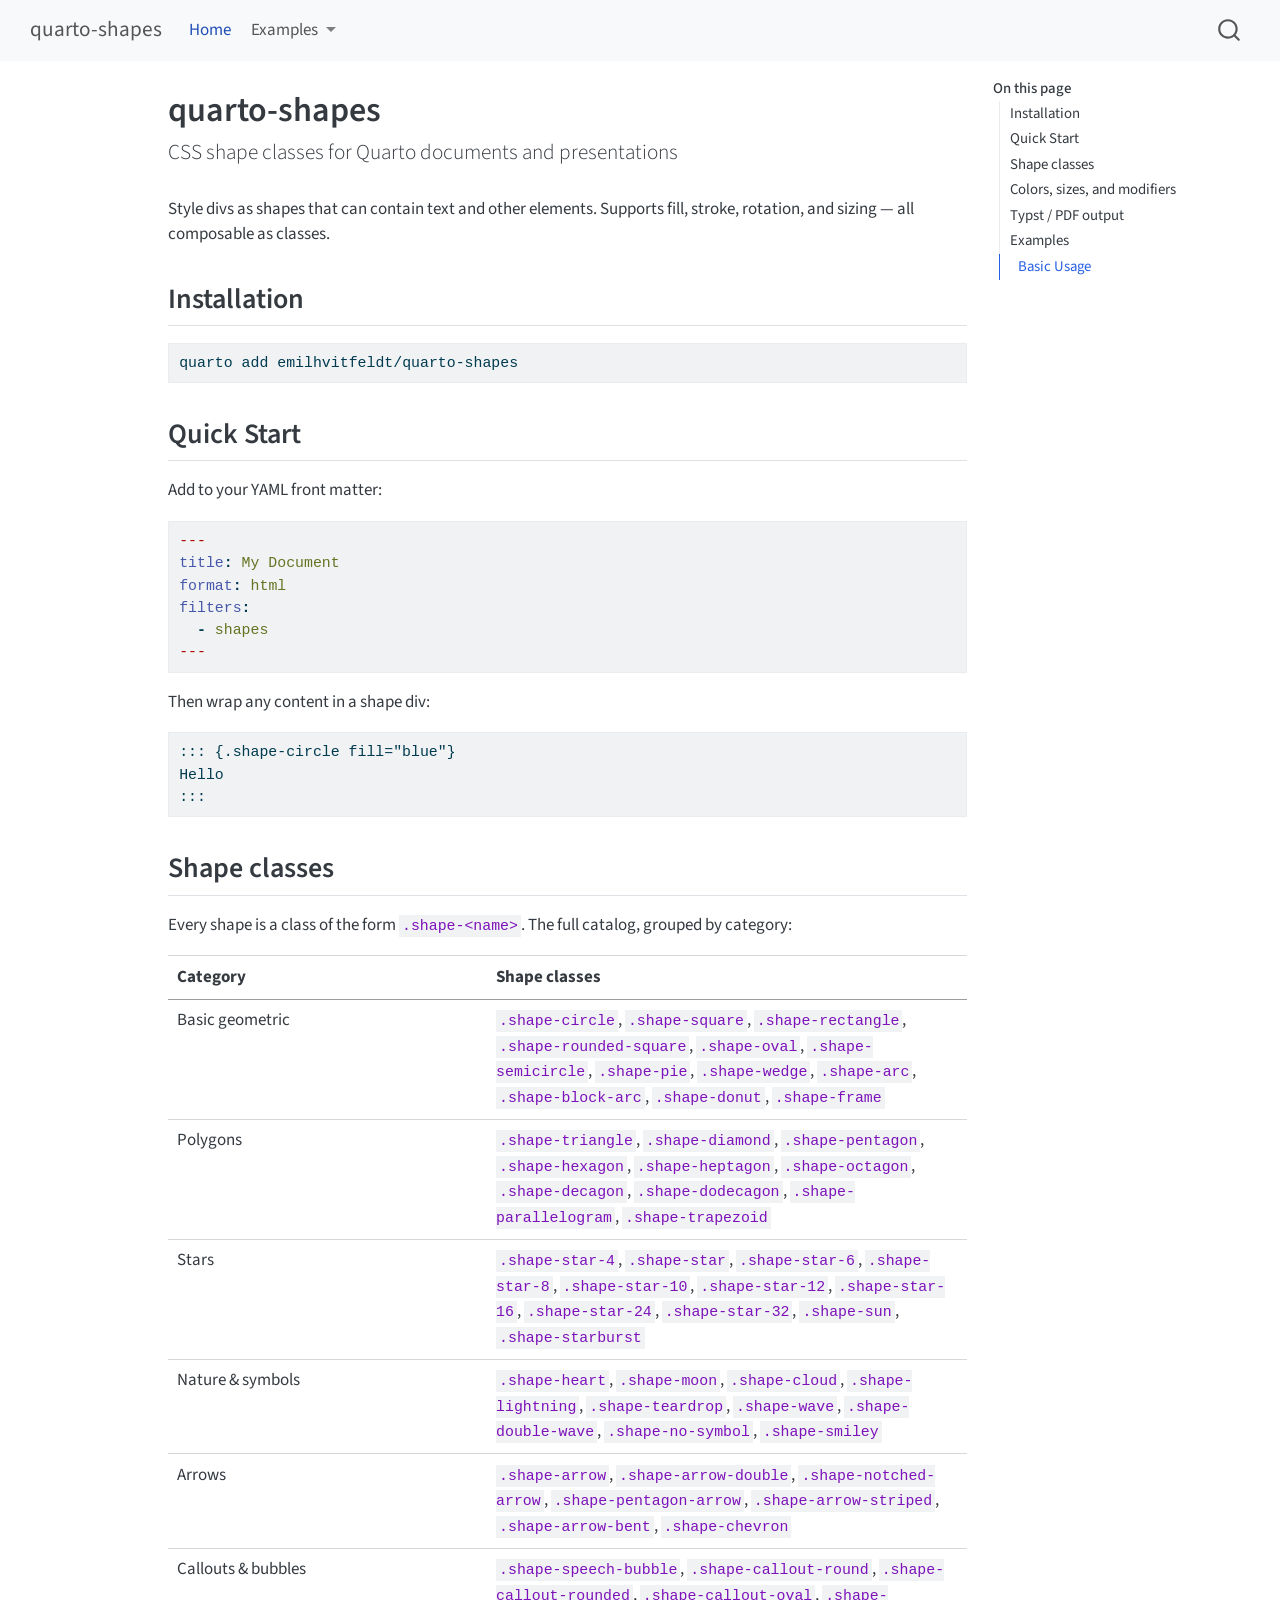
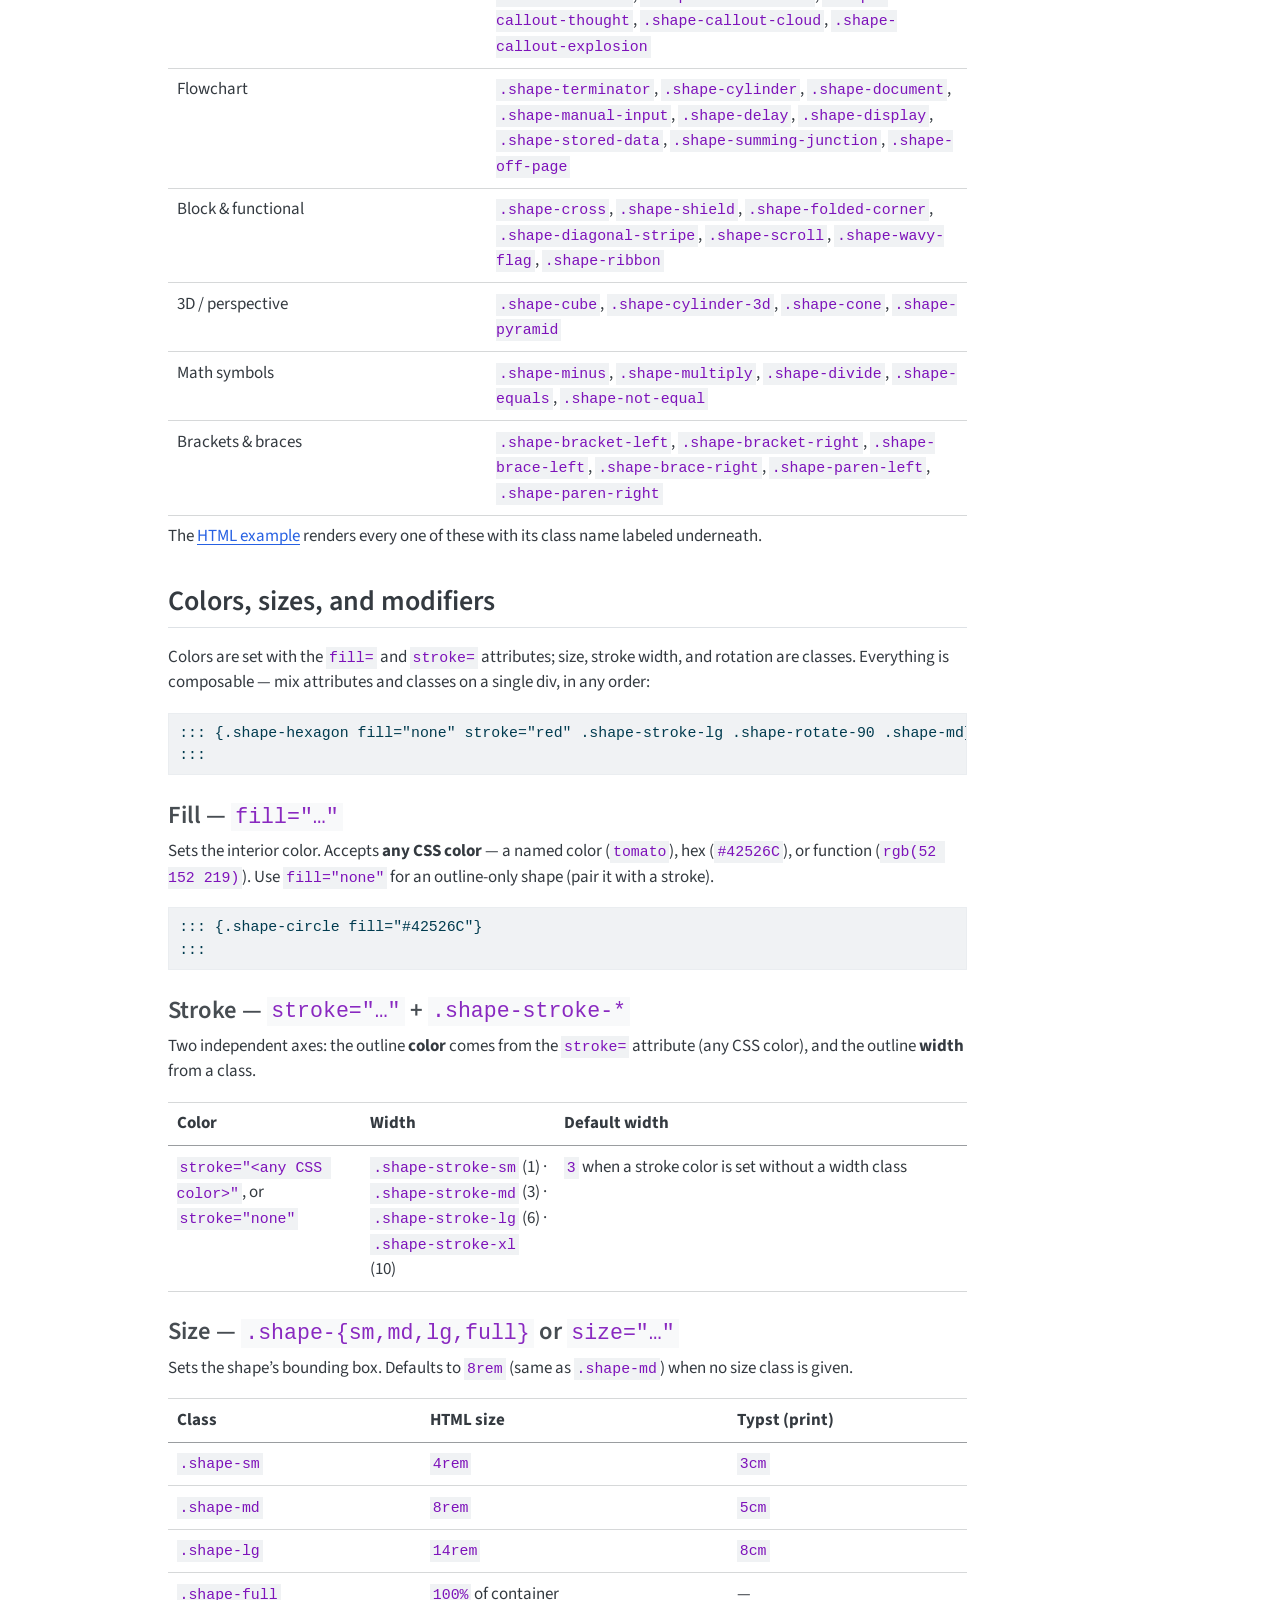
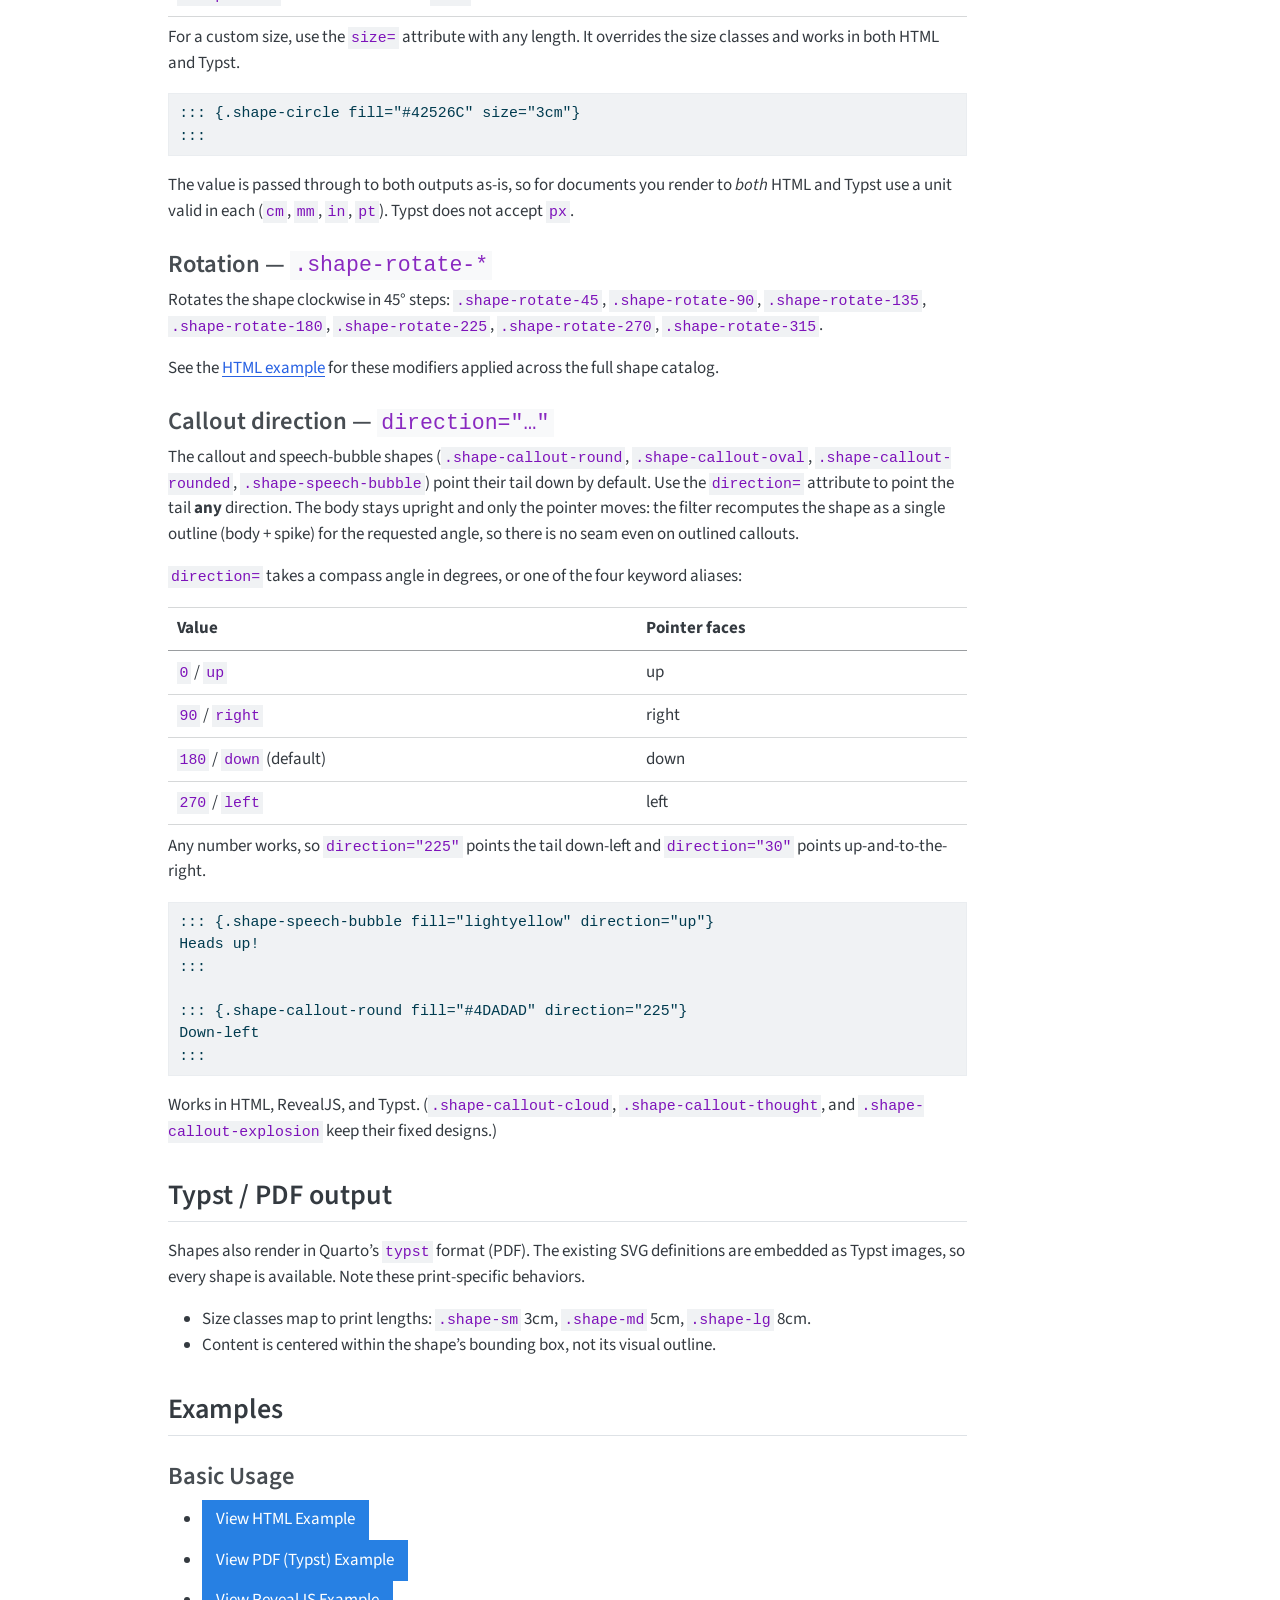
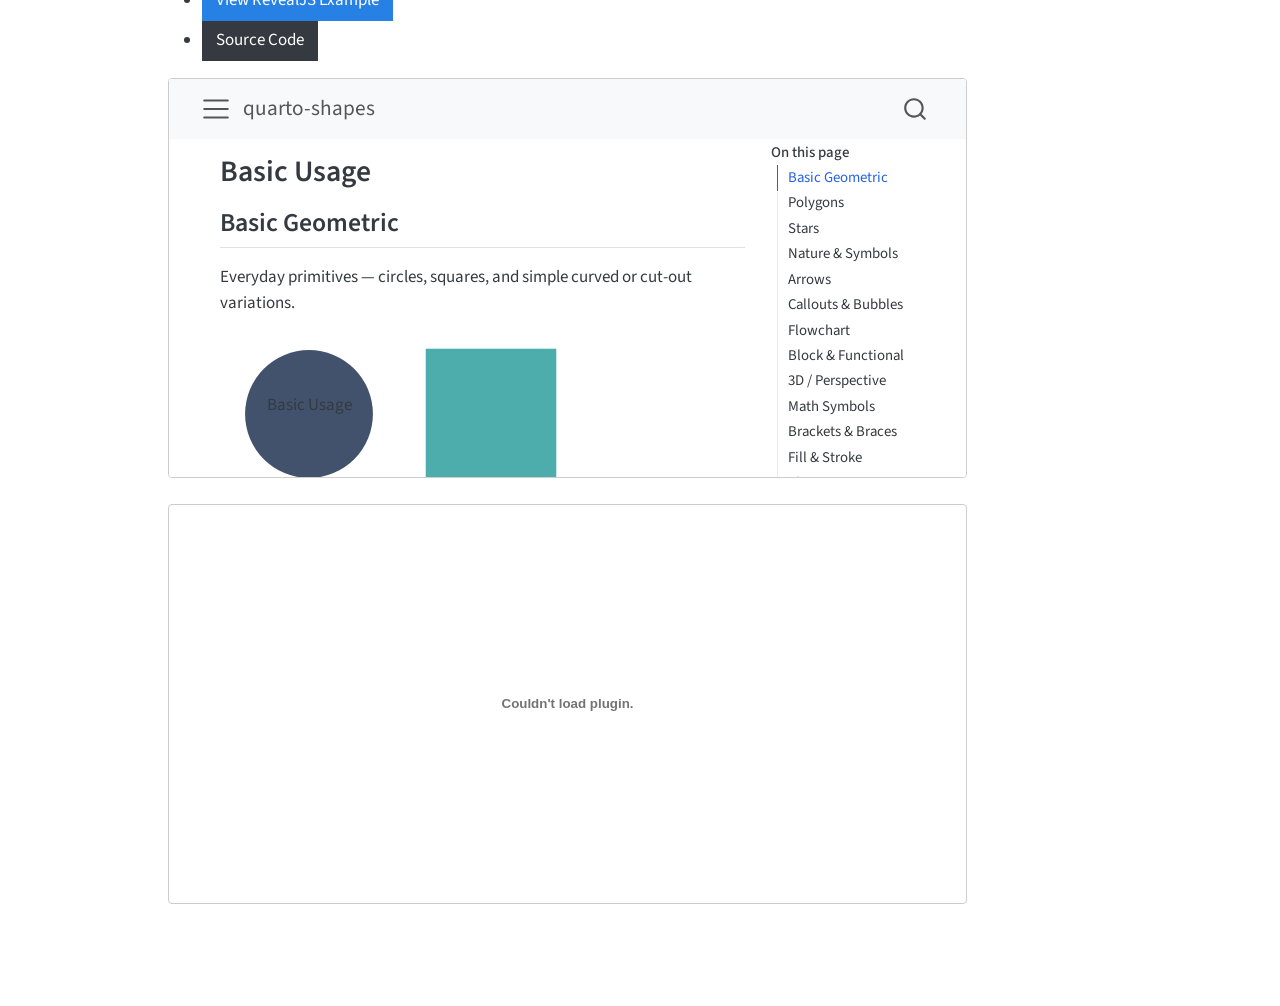
<file: docs/index.html>
<!DOCTYPE html>
<html xmlns="http://www.w3.org/1999/xhtml" lang="en" xml:lang="en"><head>

<meta charset="utf-8">
<meta name="generator" content="quarto-1.9.35">

<meta name="viewport" content="width=device-width, initial-scale=1.0, user-scalable=yes">


<title>quarto-shapes</title>
<style>
/* Default styles provided by pandoc.
** See https://pandoc.org/MANUAL.html#variables-for-html for config info.
*/
code{white-space: pre-wrap;}
span.smallcaps{font-variant: small-caps;}
div.columns{display: flex; gap: min(4vw, 1.5em);}
div.column{flex: auto; overflow-x: auto;}
div.hanging-indent{margin-left: 1.5em; text-indent: -1.5em;}
ul.task-list{list-style: none;}
ul.task-list li input[type="checkbox"] {
  width: 0.8em;
  margin: 0 0.8em 0.2em -1em; /* quarto-specific, see https://github.com/quarto-dev/quarto-cli/issues/4556 */ 
  vertical-align: middle;
}
/* CSS for syntax highlighting */
html { -webkit-text-size-adjust: 100%; }
pre > code.sourceCode { white-space: pre; position: relative; }
pre > code.sourceCode > span { display: inline-block; line-height: 1.25; }
pre > code.sourceCode > span:empty { height: 1.2em; }
.sourceCode { overflow: visible; }
code.sourceCode > span { color: inherit; text-decoration: inherit; }
div.sourceCode { margin: 1em 0; }
pre.sourceCode { margin: 0; }
@media screen {
div.sourceCode { overflow: auto; }
}
@media print {
pre > code.sourceCode { white-space: pre-wrap; }
pre > code.sourceCode > span { text-indent: -5em; padding-left: 5em; }
}
pre.numberSource code
  { counter-reset: source-line 0; }
pre.numberSource code > span
  { position: relative; left: -4em; counter-increment: source-line; }
pre.numberSource code > span > a:first-child::before
  { content: counter(source-line);
    position: relative; left: -1em; text-align: right; vertical-align: baseline;
    border: none; display: inline-block;
    -webkit-touch-callout: none; -webkit-user-select: none;
    -khtml-user-select: none; -moz-user-select: none;
    -ms-user-select: none; user-select: none;
    padding: 0 4px; width: 4em;
  }
pre.numberSource { margin-left: 3em;  padding-left: 4px; }
div.sourceCode
  {   }
@media screen {
pre > code.sourceCode > span > a:first-child::before { text-decoration: underline; }
}
</style>


<script src="site_libs/quarto-nav/quarto-nav.js"></script>
<script src="site_libs/quarto-nav/headroom.min.js"></script>
<script src="site_libs/clipboard/clipboard.min.js"></script>
<script src="site_libs/quarto-search/autocomplete.umd.js"></script>
<script src="site_libs/quarto-search/fuse.min.js"></script>
<script src="site_libs/quarto-search/quarto-search.js"></script>
<meta name="quarto:offset" content="./">
<script src="site_libs/quarto-html/quarto.js" type="module"></script>
<script src="site_libs/quarto-html/tabsets/tabsets.js" type="module"></script>
<script src="site_libs/quarto-html/popper.min.js"></script>
<script src="site_libs/quarto-html/tippy.umd.min.js"></script>
<script src="site_libs/quarto-html/anchor.min.js"></script>
<link href="site_libs/quarto-html/tippy.css" rel="stylesheet">
<link href="site_libs/quarto-html/quarto-syntax-highlighting-46f66b053e56abd73bb6e954d61a315b.css" rel="stylesheet" id="quarto-text-highlighting-styles">
<script src="site_libs/bootstrap/bootstrap.min.js"></script>
<link href="site_libs/bootstrap/bootstrap-icons.css" rel="stylesheet">
<link href="site_libs/bootstrap/bootstrap-158031087360bce0ff56dc785ce39e06.min.css" rel="stylesheet" append-hash="true" id="quarto-bootstrap" data-mode="light">
<script id="quarto-search-options" type="application/json">{
  "location": "navbar",
  "copy-button": false,
  "collapse-after": 3,
  "panel-placement": "end",
  "type": "overlay",
  "limit": 50,
  "keyboard-shortcut": [
    "f",
    "/",
    "s"
  ],
  "show-item-context": false,
  "language": {
    "search-no-results-text": "No results",
    "search-matching-documents-text": "matching documents",
    "search-copy-link-title": "Copy link to search",
    "search-hide-matches-text": "Hide additional matches",
    "search-more-match-text": "more match in this document",
    "search-more-matches-text": "more matches in this document",
    "search-clear-button-title": "Clear",
    "search-text-placeholder": "",
    "search-detached-cancel-button-title": "Cancel",
    "search-submit-button-title": "Submit",
    "search-label": "Search"
  }
}</script>


</head>

<body class="nav-fixed quarto-light">

<div id="quarto-search-results"></div>
  <header id="quarto-header" class="headroom fixed-top">
    <nav class="navbar navbar-expand-lg " data-bs-theme="dark">
      <div class="navbar-container container-fluid">
      <div class="navbar-brand-container mx-auto">
    <a class="navbar-brand" href="./index.html">
    <span class="navbar-title">quarto-shapes</span>
    </a>
  </div>
            <div id="quarto-search" class="" title="Search"></div>
          <button class="navbar-toggler" type="button" data-bs-toggle="collapse" data-bs-target="#navbarCollapse" aria-controls="navbarCollapse" role="menu" aria-expanded="false" aria-label="Toggle navigation" onclick="if (window.quartoToggleHeadroom) { window.quartoToggleHeadroom(); }">
  <span class="navbar-toggler-icon"></span>
</button>
          <div class="collapse navbar-collapse" id="navbarCollapse">
            <ul class="navbar-nav navbar-nav-scroll me-auto">
  <li class="nav-item">
    <a class="nav-link active" href="./index.html" aria-current="page"> 
<span class="menu-text">Home</span></a>
  </li>  
  <li class="nav-item dropdown ">
    <a class="nav-link dropdown-toggle" href="#" id="nav-menu-examples" role="link" data-bs-toggle="dropdown" aria-expanded="false">
 <span class="menu-text">Examples</span>
    </a>
    <ul class="dropdown-menu" aria-labelledby="nav-menu-examples">    
        <li>
    <a class="dropdown-item" href="./examples/basic.html">
 <span class="dropdown-text">Basic Usage</span></a>
  </li>  
        <li>
    <a class="dropdown-item" href="./examples/revealjs.html">
 <span class="dropdown-text">RevealJS Slides</span></a>
  </li>  
    </ul>
  </li>
</ul>
          </div> <!-- /navcollapse -->
            <div class="quarto-navbar-tools">
</div>
      </div> <!-- /container-fluid -->
    </nav>
</header>
<!-- content -->
<div id="quarto-content" class="quarto-container page-columns page-rows-contents page-layout-article page-navbar">
<!-- sidebar -->
<!-- margin-sidebar -->
    <div id="quarto-margin-sidebar" class="sidebar margin-sidebar">
        <nav id="TOC" role="doc-toc" class="toc-active">
    <h2 id="toc-title">On this page</h2>
   
  <ul>
  <li><a href="#installation" id="toc-installation" class="nav-link active" data-scroll-target="#installation">Installation</a></li>
  <li><a href="#quick-start" id="toc-quick-start" class="nav-link" data-scroll-target="#quick-start">Quick Start</a></li>
  <li><a href="#shape-classes" id="toc-shape-classes" class="nav-link" data-scroll-target="#shape-classes">Shape classes</a></li>
  <li><a href="#colors-sizes-and-modifiers" id="toc-colors-sizes-and-modifiers" class="nav-link" data-scroll-target="#colors-sizes-and-modifiers">Colors, sizes, and modifiers</a>
  <ul class="collapse">
  <li><a href="#fill-fill" id="toc-fill-fill" class="nav-link" data-scroll-target="#fill-fill">Fill — <code>fill="…"</code></a></li>
  <li><a href="#stroke-stroke-.shape-stroke-" id="toc-stroke-stroke-.shape-stroke-" class="nav-link" data-scroll-target="#stroke-stroke-.shape-stroke-">Stroke — <code>stroke="…"</code> + <code>.shape-stroke-*</code></a></li>
  <li><a href="#size-.shape-smmdlgfull-or-size" id="toc-size-.shape-smmdlgfull-or-size" class="nav-link" data-scroll-target="#size-.shape-smmdlgfull-or-size">Size — <code>.shape-{sm,md,lg,full}</code> or <code>size="…"</code></a></li>
  <li><a href="#rotation-.shape-rotate-" id="toc-rotation-.shape-rotate-" class="nav-link" data-scroll-target="#rotation-.shape-rotate-">Rotation — <code>.shape-rotate-*</code></a></li>
  <li><a href="#callout-direction-direction" id="toc-callout-direction-direction" class="nav-link" data-scroll-target="#callout-direction-direction">Callout direction — <code>direction="…"</code></a></li>
  </ul></li>
  <li><a href="#typst-pdf-output" id="toc-typst-pdf-output" class="nav-link" data-scroll-target="#typst-pdf-output">Typst / PDF output</a></li>
  <li><a href="#examples" id="toc-examples" class="nav-link" data-scroll-target="#examples">Examples</a>
  <ul class="collapse">
  <li><a href="#basic-usage" id="toc-basic-usage" class="nav-link" data-scroll-target="#basic-usage">Basic Usage</a></li>
  </ul></li>
  </ul>
</nav>
    </div>
<!-- main -->
<main class="content" id="quarto-document-content">

<header id="title-block-header" class="quarto-title-block default">
<div class="quarto-title">
<h1 class="title">quarto-shapes</h1>
<p class="subtitle lead">CSS shape classes for Quarto documents and presentations</p>
</div>



<div class="quarto-title-meta">

    
  
    
  </div>
  


</header>


<p>Style divs as shapes that can contain text and other elements. Supports fill, stroke, rotation, and sizing — all composable as classes.</p>
<section id="installation" class="level2">
<h2 class="anchored" data-anchor-id="installation">Installation</h2>
<div class="code-copy-outer-scaffold"><div class="sourceCode" id="cb1"><pre class="sourceCode bash code-with-copy"><code class="sourceCode bash"><span id="cb1-1"><a href="#cb1-1" aria-hidden="true" tabindex="-1"></a><span class="ex">quarto</span> add emilhvitfeldt/quarto-shapes</span></code></pre></div><button title="Copy to Clipboard" class="code-copy-button"><i class="bi"></i></button></div>
</section>
<section id="quick-start" class="level2">
<h2 class="anchored" data-anchor-id="quick-start">Quick Start</h2>
<p>Add to your YAML front matter:</p>
<div class="code-copy-outer-scaffold"><div class="sourceCode" id="cb2"><pre class="sourceCode yaml code-with-copy"><code class="sourceCode yaml"><span id="cb2-1"><a href="#cb2-1" aria-hidden="true" tabindex="-1"></a><span class="pp">---</span></span>
<span id="cb2-2"><a href="#cb2-2" aria-hidden="true" tabindex="-1"></a><span class="fu">title</span><span class="kw">:</span><span class="at"> My Document</span></span>
<span id="cb2-3"><a href="#cb2-3" aria-hidden="true" tabindex="-1"></a><span class="fu">format</span><span class="kw">:</span><span class="at"> html</span></span>
<span id="cb2-4"><a href="#cb2-4" aria-hidden="true" tabindex="-1"></a><span class="fu">filters</span><span class="kw">:</span></span>
<span id="cb2-5"><a href="#cb2-5" aria-hidden="true" tabindex="-1"></a><span class="at">  </span><span class="kw">-</span><span class="at"> shapes</span></span>
<span id="cb2-6"><a href="#cb2-6" aria-hidden="true" tabindex="-1"></a><span class="pp">---</span></span></code></pre></div><button title="Copy to Clipboard" class="code-copy-button"><i class="bi"></i></button></div>
<p>Then wrap any content in a shape div:</p>
<div class="code-copy-outer-scaffold"><div class="sourceCode" id="cb3"><pre class="sourceCode markdown code-with-copy"><code class="sourceCode markdown"><span id="cb3-1"><a href="#cb3-1" aria-hidden="true" tabindex="-1"></a>::: {.shape-circle fill="blue"}</span>
<span id="cb3-2"><a href="#cb3-2" aria-hidden="true" tabindex="-1"></a>Hello</span>
<span id="cb3-3"><a href="#cb3-3" aria-hidden="true" tabindex="-1"></a>:::</span></code></pre></div><button title="Copy to Clipboard" class="code-copy-button"><i class="bi"></i></button></div>
</section>
<section id="shape-classes" class="level2">
<h2 class="anchored" data-anchor-id="shape-classes">Shape classes</h2>
<p>Every shape is a class of the form <code>.shape-&lt;name&gt;</code>. The full catalog, grouped by category:</p>
<table class="caption-top table">
<colgroup>
<col style="width: 40%">
<col style="width: 60%">
</colgroup>
<thead>
<tr class="header">
<th>Category</th>
<th>Shape classes</th>
</tr>
</thead>
<tbody>
<tr class="odd">
<td>Basic geometric</td>
<td><code>.shape-circle</code>, <code>.shape-square</code>, <code>.shape-rectangle</code>, <code>.shape-rounded-square</code>, <code>.shape-oval</code>, <code>.shape-semicircle</code>, <code>.shape-pie</code>, <code>.shape-wedge</code>, <code>.shape-arc</code>, <code>.shape-block-arc</code>, <code>.shape-donut</code>, <code>.shape-frame</code></td>
</tr>
<tr class="even">
<td>Polygons</td>
<td><code>.shape-triangle</code>, <code>.shape-diamond</code>, <code>.shape-pentagon</code>, <code>.shape-hexagon</code>, <code>.shape-heptagon</code>, <code>.shape-octagon</code>, <code>.shape-decagon</code>, <code>.shape-dodecagon</code>, <code>.shape-parallelogram</code>, <code>.shape-trapezoid</code></td>
</tr>
<tr class="odd">
<td>Stars</td>
<td><code>.shape-star-4</code>, <code>.shape-star</code>, <code>.shape-star-6</code>, <code>.shape-star-8</code>, <code>.shape-star-10</code>, <code>.shape-star-12</code>, <code>.shape-star-16</code>, <code>.shape-star-24</code>, <code>.shape-star-32</code>, <code>.shape-sun</code>, <code>.shape-starburst</code></td>
</tr>
<tr class="even">
<td>Nature &amp; symbols</td>
<td><code>.shape-heart</code>, <code>.shape-moon</code>, <code>.shape-cloud</code>, <code>.shape-lightning</code>, <code>.shape-teardrop</code>, <code>.shape-wave</code>, <code>.shape-double-wave</code>, <code>.shape-no-symbol</code>, <code>.shape-smiley</code></td>
</tr>
<tr class="odd">
<td>Arrows</td>
<td><code>.shape-arrow</code>, <code>.shape-arrow-double</code>, <code>.shape-notched-arrow</code>, <code>.shape-pentagon-arrow</code>, <code>.shape-arrow-striped</code>, <code>.shape-arrow-bent</code>, <code>.shape-chevron</code></td>
</tr>
<tr class="even">
<td>Callouts &amp; bubbles</td>
<td><code>.shape-speech-bubble</code>, <code>.shape-callout-round</code>, <code>.shape-callout-rounded</code>, <code>.shape-callout-oval</code>, <code>.shape-callout-thought</code>, <code>.shape-callout-cloud</code>, <code>.shape-callout-explosion</code></td>
</tr>
<tr class="odd">
<td>Flowchart</td>
<td><code>.shape-terminator</code>, <code>.shape-cylinder</code>, <code>.shape-document</code>, <code>.shape-manual-input</code>, <code>.shape-delay</code>, <code>.shape-display</code>, <code>.shape-stored-data</code>, <code>.shape-summing-junction</code>, <code>.shape-off-page</code></td>
</tr>
<tr class="even">
<td>Block &amp; functional</td>
<td><code>.shape-cross</code>, <code>.shape-shield</code>, <code>.shape-folded-corner</code>, <code>.shape-diagonal-stripe</code>, <code>.shape-scroll</code>, <code>.shape-wavy-flag</code>, <code>.shape-ribbon</code></td>
</tr>
<tr class="odd">
<td>3D / perspective</td>
<td><code>.shape-cube</code>, <code>.shape-cylinder-3d</code>, <code>.shape-cone</code>, <code>.shape-pyramid</code></td>
</tr>
<tr class="even">
<td>Math symbols</td>
<td><code>.shape-minus</code>, <code>.shape-multiply</code>, <code>.shape-divide</code>, <code>.shape-equals</code>, <code>.shape-not-equal</code></td>
</tr>
<tr class="odd">
<td>Brackets &amp; braces</td>
<td><code>.shape-bracket-left</code>, <code>.shape-bracket-right</code>, <code>.shape-brace-left</code>, <code>.shape-brace-right</code>, <code>.shape-paren-left</code>, <code>.shape-paren-right</code></td>
</tr>
</tbody>
</table>
<p>The <a href="examples/basic.html">HTML example</a> renders every one of these with its class name labeled underneath.</p>
</section>
<section id="colors-sizes-and-modifiers" class="level2">
<h2 class="anchored" data-anchor-id="colors-sizes-and-modifiers">Colors, sizes, and modifiers</h2>
<p>Colors are set with the <code>fill=</code> and <code>stroke=</code> attributes; size, stroke width, and rotation are classes. Everything is composable — mix attributes and classes on a single div, in any order:</p>
<div class="code-copy-outer-scaffold"><div class="sourceCode" id="cb4"><pre class="sourceCode markdown code-with-copy"><code class="sourceCode markdown"><span id="cb4-1"><a href="#cb4-1" aria-hidden="true" tabindex="-1"></a>::: {.shape-hexagon fill="none" stroke="red" .shape-stroke-lg .shape-rotate-90 .shape-md}</span>
<span id="cb4-2"><a href="#cb4-2" aria-hidden="true" tabindex="-1"></a>:::</span></code></pre></div><button title="Copy to Clipboard" class="code-copy-button"><i class="bi"></i></button></div>
<section id="fill-fill" class="level3">
<h3 class="anchored" data-anchor-id="fill-fill">Fill — <code>fill="…"</code></h3>
<p>Sets the interior color. Accepts <strong>any CSS color</strong> — a named color (<code>tomato</code>), hex (<code>#42526C</code>), or function (<code>rgb(52 152 219)</code>). Use <code>fill="none"</code> for an outline-only shape (pair it with a stroke).</p>
<div class="code-copy-outer-scaffold"><div class="sourceCode" id="cb5"><pre class="sourceCode markdown code-with-copy"><code class="sourceCode markdown"><span id="cb5-1"><a href="#cb5-1" aria-hidden="true" tabindex="-1"></a>::: {.shape-circle fill="#42526C"}</span>
<span id="cb5-2"><a href="#cb5-2" aria-hidden="true" tabindex="-1"></a>:::</span></code></pre></div><button title="Copy to Clipboard" class="code-copy-button"><i class="bi"></i></button></div>
</section>
<section id="stroke-stroke-.shape-stroke-" class="level3">
<h3 class="anchored" data-anchor-id="stroke-stroke-.shape-stroke-">Stroke — <code>stroke="…"</code> + <code>.shape-stroke-*</code></h3>
<p>Two independent axes: the outline <strong>color</strong> comes from the <code>stroke=</code> attribute (any CSS color), and the outline <strong>width</strong> from a class.</p>
<table class="caption-top table">
<colgroup>
<col style="width: 24%">
<col style="width: 24%">
<col style="width: 51%">
</colgroup>
<thead>
<tr class="header">
<th>Color</th>
<th>Width</th>
<th>Default width</th>
</tr>
</thead>
<tbody>
<tr class="odd">
<td><code>stroke="&lt;any CSS color&gt;"</code>, or <code>stroke="none"</code></td>
<td><code>.shape-stroke-sm</code> (1) · <code>.shape-stroke-md</code> (3) · <code>.shape-stroke-lg</code> (6) · <code>.shape-stroke-xl</code> (10)</td>
<td><code>3</code> when a stroke color is set without a width class</td>
</tr>
</tbody>
</table>
</section>
<section id="size-.shape-smmdlgfull-or-size" class="level3">
<h3 class="anchored" data-anchor-id="size-.shape-smmdlgfull-or-size">Size — <code>.shape-{sm,md,lg,full}</code> or <code>size="…"</code></h3>
<p>Sets the shape’s bounding box. Defaults to <code>8rem</code> (same as <code>.shape-md</code>) when no size class is given.</p>
<table class="caption-top table">
<thead>
<tr class="header">
<th>Class</th>
<th>HTML size</th>
<th>Typst (print)</th>
</tr>
</thead>
<tbody>
<tr class="odd">
<td><code>.shape-sm</code></td>
<td><code>4rem</code></td>
<td><code>3cm</code></td>
</tr>
<tr class="even">
<td><code>.shape-md</code></td>
<td><code>8rem</code></td>
<td><code>5cm</code></td>
</tr>
<tr class="odd">
<td><code>.shape-lg</code></td>
<td><code>14rem</code></td>
<td><code>8cm</code></td>
</tr>
<tr class="even">
<td><code>.shape-full</code></td>
<td><code>100%</code> of container</td>
<td>—</td>
</tr>
</tbody>
</table>
<p>For a custom size, use the <code>size=</code> attribute with any length. It overrides the size classes and works in both HTML and Typst.</p>
<div class="code-copy-outer-scaffold"><div class="sourceCode" id="cb6"><pre class="sourceCode markdown code-with-copy"><code class="sourceCode markdown"><span id="cb6-1"><a href="#cb6-1" aria-hidden="true" tabindex="-1"></a>::: {.shape-circle fill="#42526C" size="3cm"}</span>
<span id="cb6-2"><a href="#cb6-2" aria-hidden="true" tabindex="-1"></a>:::</span></code></pre></div><button title="Copy to Clipboard" class="code-copy-button"><i class="bi"></i></button></div>
<p>The value is passed through to both outputs as-is, so for documents you render to <em>both</em> HTML and Typst use a unit valid in each (<code>cm</code>, <code>mm</code>, <code>in</code>, <code>pt</code>). Typst does not accept <code>px</code>.</p>
</section>
<section id="rotation-.shape-rotate-" class="level3">
<h3 class="anchored" data-anchor-id="rotation-.shape-rotate-">Rotation — <code>.shape-rotate-*</code></h3>
<p>Rotates the shape clockwise in 45° steps: <code>.shape-rotate-45</code>, <code>.shape-rotate-90</code>, <code>.shape-rotate-135</code>, <code>.shape-rotate-180</code>, <code>.shape-rotate-225</code>, <code>.shape-rotate-270</code>, <code>.shape-rotate-315</code>.</p>
<p>See the <a href="examples/basic.html">HTML example</a> for these modifiers applied across the full shape catalog.</p>
</section>
<section id="callout-direction-direction" class="level3">
<h3 class="anchored" data-anchor-id="callout-direction-direction">Callout direction — <code>direction="…"</code></h3>
<p>The callout and speech-bubble shapes (<code>.shape-callout-round</code>, <code>.shape-callout-oval</code>, <code>.shape-callout-rounded</code>, <code>.shape-speech-bubble</code>) point their tail down by default. Use the <code>direction=</code> attribute to point the tail <strong>any</strong> direction. The body stays upright and only the pointer moves: the filter recomputes the shape as a single outline (body + spike) for the requested angle, so there is no seam even on outlined callouts.</p>
<p><code>direction=</code> takes a compass angle in degrees, or one of the four keyword aliases:</p>
<table class="caption-top table">
<thead>
<tr class="header">
<th>Value</th>
<th>Pointer faces</th>
</tr>
</thead>
<tbody>
<tr class="odd">
<td><code>0</code> / <code>up</code></td>
<td>up</td>
</tr>
<tr class="even">
<td><code>90</code> / <code>right</code></td>
<td>right</td>
</tr>
<tr class="odd">
<td><code>180</code> / <code>down</code> (default)</td>
<td>down</td>
</tr>
<tr class="even">
<td><code>270</code> / <code>left</code></td>
<td>left</td>
</tr>
</tbody>
</table>
<p>Any number works, so <code>direction="225"</code> points the tail down-left and <code>direction="30"</code> points up-and-to-the-right.</p>
<div class="code-copy-outer-scaffold"><div class="sourceCode" id="cb7"><pre class="sourceCode markdown code-with-copy"><code class="sourceCode markdown"><span id="cb7-1"><a href="#cb7-1" aria-hidden="true" tabindex="-1"></a>::: {.shape-speech-bubble fill="lightyellow" direction="up"}</span>
<span id="cb7-2"><a href="#cb7-2" aria-hidden="true" tabindex="-1"></a>Heads up!</span>
<span id="cb7-3"><a href="#cb7-3" aria-hidden="true" tabindex="-1"></a>:::</span>
<span id="cb7-4"><a href="#cb7-4" aria-hidden="true" tabindex="-1"></a></span>
<span id="cb7-5"><a href="#cb7-5" aria-hidden="true" tabindex="-1"></a>::: {.shape-callout-round fill="#4DADAD" direction="225"}</span>
<span id="cb7-6"><a href="#cb7-6" aria-hidden="true" tabindex="-1"></a>Down-left</span>
<span id="cb7-7"><a href="#cb7-7" aria-hidden="true" tabindex="-1"></a>:::</span></code></pre></div><button title="Copy to Clipboard" class="code-copy-button"><i class="bi"></i></button></div>
<p>Works in HTML, RevealJS, and Typst. (<code>.shape-callout-cloud</code>, <code>.shape-callout-thought</code>, and <code>.shape-callout-explosion</code> keep their fixed designs.)</p>
</section>
</section>
<section id="typst-pdf-output" class="level2">
<h2 class="anchored" data-anchor-id="typst-pdf-output">Typst / PDF output</h2>
<p>Shapes also render in Quarto’s <code>typst</code> format (PDF). The existing SVG definitions are embedded as Typst images, so every shape is available. Note these print-specific behaviors.</p>
<ul>
<li>Size classes map to print lengths: <code>.shape-sm</code> 3cm, <code>.shape-md</code> 5cm, <code>.shape-lg</code> 8cm.</li>
<li>Content is centered within the shape’s bounding box, not its visual outline.</li>
</ul>
</section>
<section id="examples" class="level2">
<h2 class="anchored" data-anchor-id="examples">Examples</h2>
<section id="basic-usage" class="level3">
<h3 class="anchored" data-anchor-id="basic-usage">Basic Usage</h3>
<ul>
<li><a href="examples/basic.html" class="btn btn-primary">View HTML Example</a></li>
<li><a href="examples/basic.pdf" class="btn btn-primary">View PDF (Typst) Example</a></li>
<li><a href="examples/revealjs.html" class="btn btn-primary">View RevealJS Example</a></li>
<li><a href="https://github.com/emilhvitfeldt/quarto-shapes/blob/main/examples/basic.qmd" class="btn btn-secondary">Source Code</a></li>
</ul>
<p><embed src="examples/basic.html" style="border: 1px solid #ccc; border-radius: 4px;;width:100.0%" height="400"></p>
<p><embed src="examples/basic.pdf" style="border: 1px solid #ccc; border-radius: 4px;;width:100.0%" height="400"></p>


</section>
</section>

</main> <!-- /main -->
<script id="quarto-html-after-body" type="application/javascript">
  window.document.addEventListener("DOMContentLoaded", function (event) {
    const icon = "";
    const anchorJS = new window.AnchorJS();
    anchorJS.options = {
      placement: 'right',
      icon: icon
    };
    anchorJS.add('.anchored');
    const isCodeAnnotation = (el) => {
      for (const clz of el.classList) {
        if (clz.startsWith('code-annotation-')) {                     
          return true;
        }
      }
      return false;
    }
    const onCopySuccess = function(e) {
      // button target
      const button = e.trigger;
      // don't keep focus
      button.blur();
      // flash "checked"
      button.classList.add('code-copy-button-checked');
      var currentTitle = button.getAttribute("title");
      button.setAttribute("title", "Copied!");
      let tooltip;
      if (window.bootstrap) {
        button.setAttribute("data-bs-toggle", "tooltip");
        button.setAttribute("data-bs-placement", "left");
        button.setAttribute("data-bs-title", "Copied!");
        tooltip = new bootstrap.Tooltip(button, 
          { trigger: "manual", 
            customClass: "code-copy-button-tooltip",
            offset: [0, -8]});
        tooltip.show();    
      }
      setTimeout(function() {
        if (tooltip) {
          tooltip.hide();
          button.removeAttribute("data-bs-title");
          button.removeAttribute("data-bs-toggle");
          button.removeAttribute("data-bs-placement");
        }
        button.setAttribute("title", currentTitle);
        button.classList.remove('code-copy-button-checked');
      }, 1000);
      // clear code selection
      e.clearSelection();
    }
    const getTextToCopy = function(trigger) {
      const outerScaffold = trigger.parentElement.cloneNode(true);
      const codeEl = outerScaffold.querySelector('code');
      for (const childEl of codeEl.children) {
        if (isCodeAnnotation(childEl)) {
          childEl.remove();
        }
      }
      return codeEl.innerText;
    }
    const clipboard = new window.ClipboardJS('.code-copy-button:not([data-in-quarto-modal])', {
      text: getTextToCopy
    });
    clipboard.on('success', onCopySuccess);
    if (window.document.getElementById('quarto-embedded-source-code-modal')) {
      const clipboardModal = new window.ClipboardJS('.code-copy-button[data-in-quarto-modal]', {
        text: getTextToCopy,
        container: window.document.getElementById('quarto-embedded-source-code-modal')
      });
      clipboardModal.on('success', onCopySuccess);
    }
      var localhostRegex = new RegExp(/^(?:http|https):\/\/localhost\:?[0-9]*\//);
      var mailtoRegex = new RegExp(/^mailto:/);
        var filterRegex = new RegExp('/' + window.location.host + '/');
      var isInternal = (href) => {
          return filterRegex.test(href) || localhostRegex.test(href) || mailtoRegex.test(href);
      }
      // Inspect non-navigation links and adorn them if external
     var links = window.document.querySelectorAll('a[href]:not(.nav-link):not(.navbar-brand):not(.toc-action):not(.sidebar-link):not(.sidebar-item-toggle):not(.pagination-link):not(.no-external):not([aria-hidden]):not(.dropdown-item):not(.quarto-navigation-tool):not(.about-link)');
      for (var i=0; i<links.length; i++) {
        const link = links[i];
        if (!isInternal(link.href)) {
          // undo the damage that might have been done by quarto-nav.js in the case of
          // links that we want to consider external
          if (link.dataset.originalHref !== undefined) {
            link.href = link.dataset.originalHref;
          }
        }
      }
    function tippyHover(el, contentFn, onTriggerFn, onUntriggerFn) {
      const config = {
        allowHTML: true,
        maxWidth: 500,
        delay: 100,
        arrow: false,
        appendTo: function(el) {
            return el.parentElement;
        },
        interactive: true,
        interactiveBorder: 10,
        theme: 'quarto',
        placement: 'bottom-start',
      };
      if (contentFn) {
        config.content = contentFn;
      }
      if (onTriggerFn) {
        config.onTrigger = onTriggerFn;
      }
      if (onUntriggerFn) {
        config.onUntrigger = onUntriggerFn;
      }
      window.tippy(el, config); 
    }
    const noterefs = window.document.querySelectorAll('a[role="doc-noteref"]');
    for (var i=0; i<noterefs.length; i++) {
      const ref = noterefs[i];
      tippyHover(ref, function() {
        // use id or data attribute instead here
        let href = ref.getAttribute('data-footnote-href') || ref.getAttribute('href');
        try { href = new URL(href).hash; } catch {}
        const id = href.replace(/^#\/?/, "");
        const note = window.document.getElementById(id);
        if (note) {
          return note.innerHTML;
        } else {
          return "";
        }
      });
    }
    const xrefs = window.document.querySelectorAll('a.quarto-xref');
    const processXRef = (id, note) => {
      // Strip column container classes
      const stripColumnClz = (el) => {
        el.classList.remove("page-full", "page-columns");
        if (el.children) {
          for (const child of el.children) {
            stripColumnClz(child);
          }
        }
      }
      stripColumnClz(note)
      if (id === null || id.startsWith('sec-')) {
        // Special case sections, only their first couple elements
        const container = document.createElement("div");
        if (note.children && note.children.length > 2) {
          container.appendChild(note.children[0].cloneNode(true));
          for (let i = 1; i < note.children.length; i++) {
            const child = note.children[i];
            if (child.tagName === "P" && child.innerText === "") {
              continue;
            } else {
              container.appendChild(child.cloneNode(true));
              break;
            }
          }
          if (window.Quarto?.typesetMath) {
            window.Quarto.typesetMath(container);
          }
          return container.innerHTML
        } else {
          if (window.Quarto?.typesetMath) {
            window.Quarto.typesetMath(note);
          }
          return note.innerHTML;
        }
      } else {
        // Remove any anchor links if they are present
        const anchorLink = note.querySelector('a.anchorjs-link');
        if (anchorLink) {
          anchorLink.remove();
        }
        if (window.Quarto?.typesetMath) {
          window.Quarto.typesetMath(note);
        }
        if (note.classList.contains("callout")) {
          return note.outerHTML;
        } else {
          return note.innerHTML;
        }
      }
    }
    for (var i=0; i<xrefs.length; i++) {
      const xref = xrefs[i];
      tippyHover(xref, undefined, function(instance) {
        instance.disable();
        let url = xref.getAttribute('href');
        let hash = undefined; 
        if (url.startsWith('#')) {
          hash = url;
        } else {
          try { hash = new URL(url).hash; } catch {}
        }
        if (hash) {
          const id = hash.replace(/^#\/?/, "");
          const note = window.document.getElementById(id);
          if (note !== null) {
            try {
              const html = processXRef(id, note.cloneNode(true));
              instance.setContent(html);
            } finally {
              instance.enable();
              instance.show();
            }
          } else {
            // See if we can fetch this
            fetch(url.split('#')[0])
            .then(res => res.text())
            .then(html => {
              const parser = new DOMParser();
              const htmlDoc = parser.parseFromString(html, "text/html");
              const note = htmlDoc.getElementById(id);
              if (note !== null) {
                const html = processXRef(id, note);
                instance.setContent(html);
              } 
            }).finally(() => {
              instance.enable();
              instance.show();
            });
          }
        } else {
          // See if we can fetch a full url (with no hash to target)
          // This is a special case and we should probably do some content thinning / targeting
          fetch(url)
          .then(res => res.text())
          .then(html => {
            const parser = new DOMParser();
            const htmlDoc = parser.parseFromString(html, "text/html");
            const note = htmlDoc.querySelector('main.content');
            if (note !== null) {
              // This should only happen for chapter cross references
              // (since there is no id in the URL)
              // remove the first header
              if (note.children.length > 0 && note.children[0].tagName === "HEADER") {
                note.children[0].remove();
              }
              const html = processXRef(null, note);
              instance.setContent(html);
            } 
          }).finally(() => {
            instance.enable();
            instance.show();
          });
        }
      }, function(instance) {
      });
    }
        let selectedAnnoteEl;
        const selectorForAnnotation = ( cell, annotation) => {
          let cellAttr = 'data-code-cell="' + cell + '"';
          let lineAttr = 'data-code-annotation="' +  annotation + '"';
          const selector = 'span[' + cellAttr + '][' + lineAttr + ']';
          return selector;
        }
        const selectCodeLines = (annoteEl) => {
          const doc = window.document;
          const targetCell = annoteEl.getAttribute("data-target-cell");
          const targetAnnotation = annoteEl.getAttribute("data-target-annotation");
          const annoteSpan = window.document.querySelector(selectorForAnnotation(targetCell, targetAnnotation));
          const lines = annoteSpan.getAttribute("data-code-lines").split(",");
          const lineIds = lines.map((line) => {
            return targetCell + "-" + line;
          })
          let top = null;
          let height = null;
          let parent = null;
          if (lineIds.length > 0) {
              //compute the position of the single el (top and bottom and make a div)
              const el = window.document.getElementById(lineIds[0]);
              top = el.offsetTop;
              height = el.offsetHeight;
              parent = el.parentElement.parentElement;
            if (lineIds.length > 1) {
              const lastEl = window.document.getElementById(lineIds[lineIds.length - 1]);
              const bottom = lastEl.offsetTop + lastEl.offsetHeight;
              height = bottom - top;
            }
            if (top !== null && height !== null && parent !== null) {
              // cook up a div (if necessary) and position it 
              let div = window.document.getElementById("code-annotation-line-highlight");
              if (div === null) {
                div = window.document.createElement("div");
                div.setAttribute("id", "code-annotation-line-highlight");
                div.style.position = 'absolute';
                parent.appendChild(div);
              }
              div.style.top = top - 2 + "px";
              div.style.height = height + 4 + "px";
              div.style.left = 0;
              let gutterDiv = window.document.getElementById("code-annotation-line-highlight-gutter");
              if (gutterDiv === null) {
                gutterDiv = window.document.createElement("div");
                gutterDiv.setAttribute("id", "code-annotation-line-highlight-gutter");
                gutterDiv.style.position = 'absolute';
                const codeCell = window.document.getElementById(targetCell);
                const gutter = codeCell.querySelector('.code-annotation-gutter');
                gutter.appendChild(gutterDiv);
              }
              gutterDiv.style.top = top - 2 + "px";
              gutterDiv.style.height = height + 4 + "px";
            }
            selectedAnnoteEl = annoteEl;
          }
        };
        const unselectCodeLines = () => {
          const elementsIds = ["code-annotation-line-highlight", "code-annotation-line-highlight-gutter"];
          elementsIds.forEach((elId) => {
            const div = window.document.getElementById(elId);
            if (div) {
              div.remove();
            }
          });
          selectedAnnoteEl = undefined;
        };
          // Handle positioning of the toggle
      window.addEventListener(
        "resize",
        throttle(() => {
          elRect = undefined;
          if (selectedAnnoteEl) {
            selectCodeLines(selectedAnnoteEl);
          }
        }, 10)
      );
      function throttle(fn, ms) {
      let throttle = false;
      let timer;
        return (...args) => {
          if(!throttle) { // first call gets through
              fn.apply(this, args);
              throttle = true;
          } else { // all the others get throttled
              if(timer) clearTimeout(timer); // cancel #2
              timer = setTimeout(() => {
                fn.apply(this, args);
                timer = throttle = false;
              }, ms);
          }
        };
      }
        // Attach click handler to the DT
        const annoteDls = window.document.querySelectorAll('dt[data-target-cell]');
        for (const annoteDlNode of annoteDls) {
          annoteDlNode.addEventListener('click', (event) => {
            const clickedEl = event.target;
            if (clickedEl !== selectedAnnoteEl) {
              unselectCodeLines();
              const activeEl = window.document.querySelector('dt[data-target-cell].code-annotation-active');
              if (activeEl) {
                activeEl.classList.remove('code-annotation-active');
              }
              selectCodeLines(clickedEl);
              clickedEl.classList.add('code-annotation-active');
            } else {
              // Unselect the line
              unselectCodeLines();
              clickedEl.classList.remove('code-annotation-active');
            }
          });
        }
    const findCites = (el) => {
      const parentEl = el.parentElement;
      if (parentEl) {
        const cites = parentEl.dataset.cites;
        if (cites) {
          return {
            el,
            cites: cites.split(' ')
          };
        } else {
          return findCites(el.parentElement)
        }
      } else {
        return undefined;
      }
    };
    var bibliorefs = window.document.querySelectorAll('a[role="doc-biblioref"]');
    for (var i=0; i<bibliorefs.length; i++) {
      const ref = bibliorefs[i];
      const citeInfo = findCites(ref);
      if (citeInfo) {
        tippyHover(citeInfo.el, function() {
          var popup = window.document.createElement('div');
          citeInfo.cites.forEach(function(cite) {
            var citeDiv = window.document.createElement('div');
            citeDiv.classList.add('hanging-indent');
            citeDiv.classList.add('csl-entry');
            var biblioDiv = window.document.getElementById('ref-' + cite);
            if (biblioDiv) {
              citeDiv.innerHTML = biblioDiv.innerHTML;
            }
            popup.appendChild(citeDiv);
          });
          return popup.innerHTML;
        });
      }
    }
  });
  </script>
</div> <!-- /content -->




</body></html>
</file>
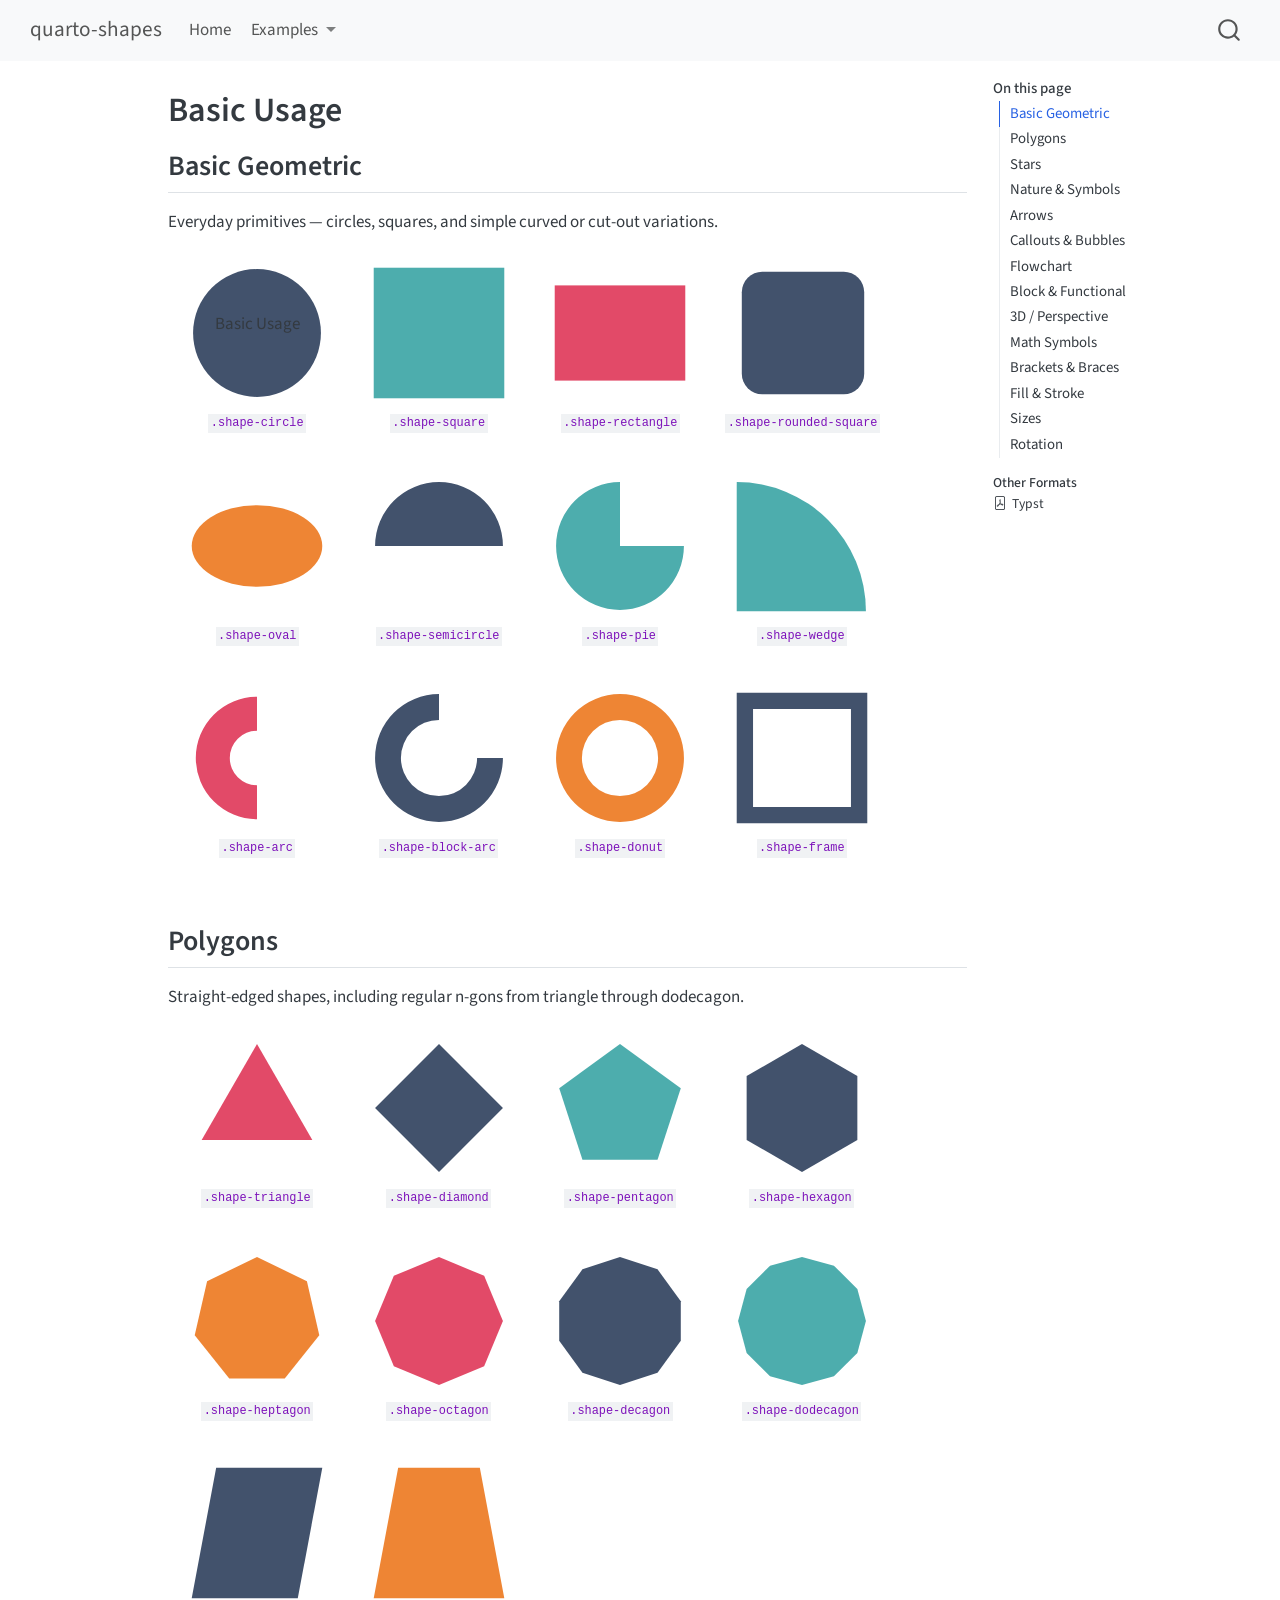
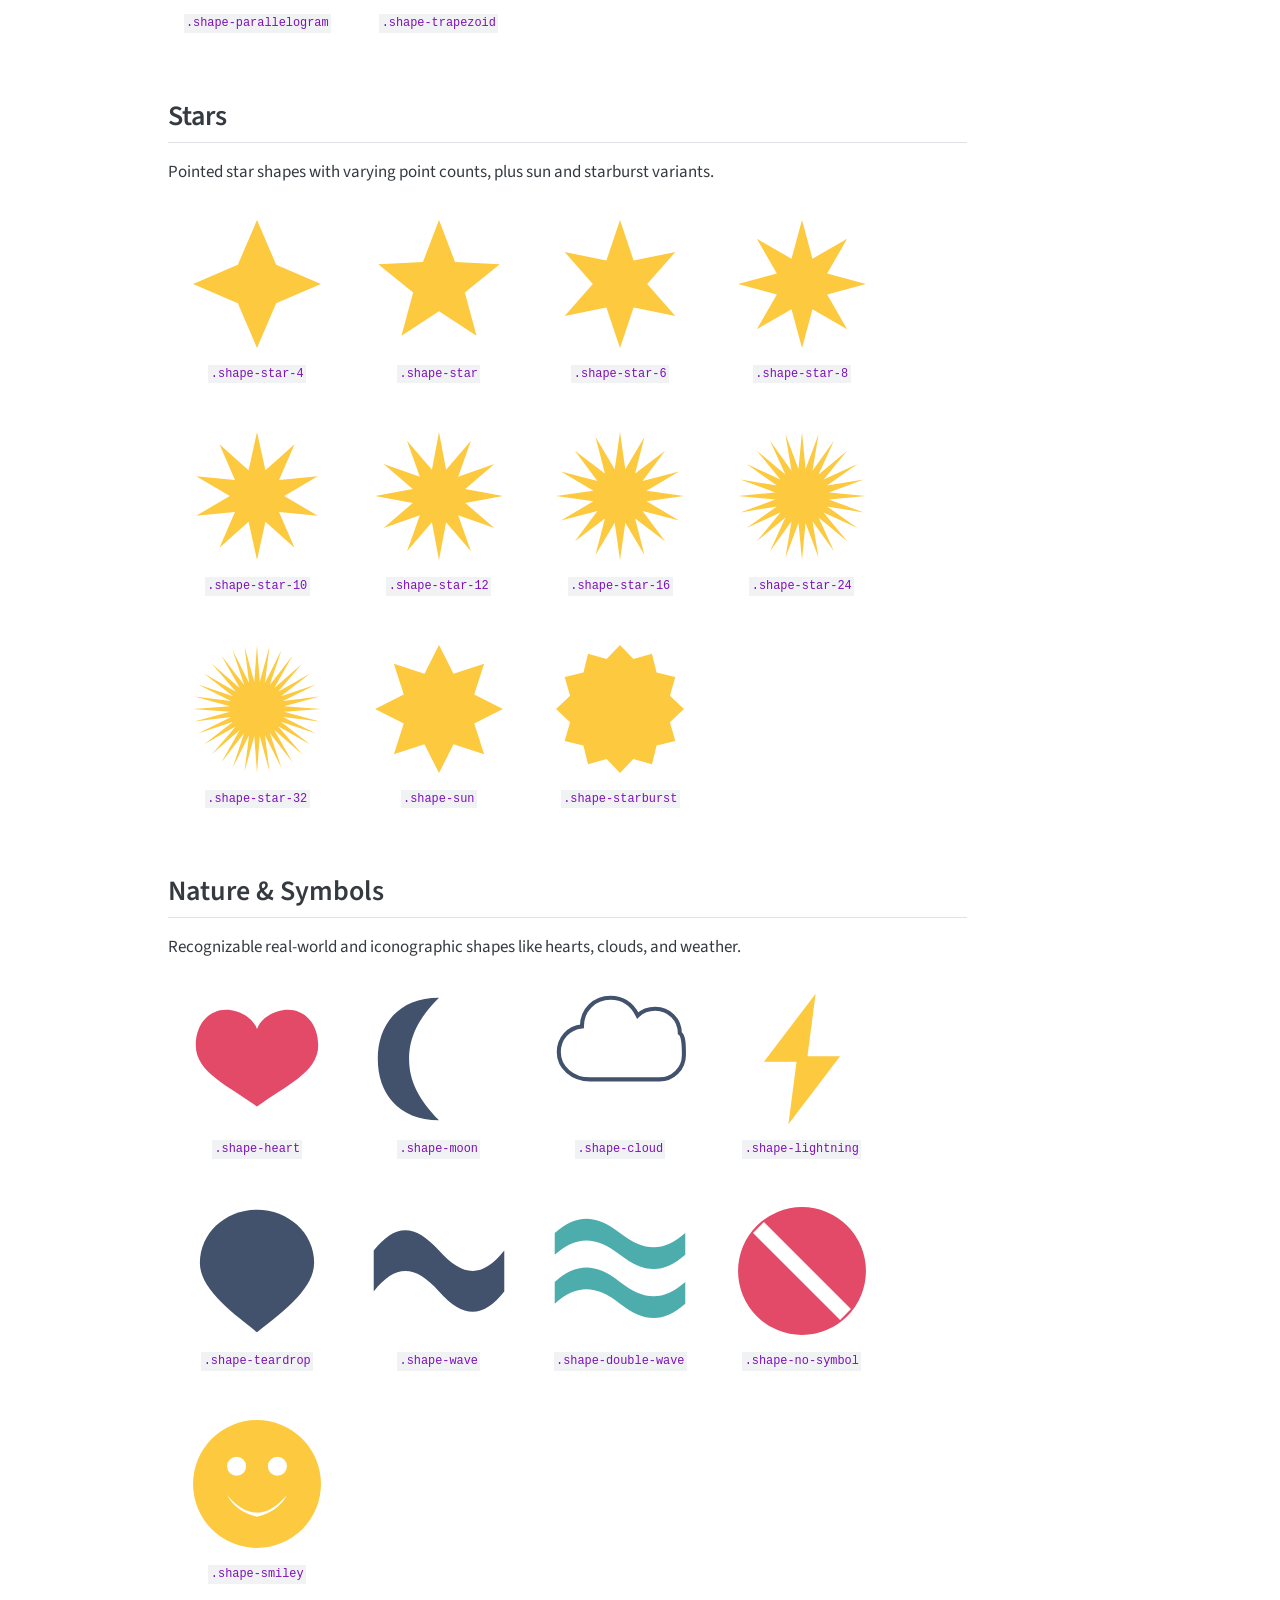
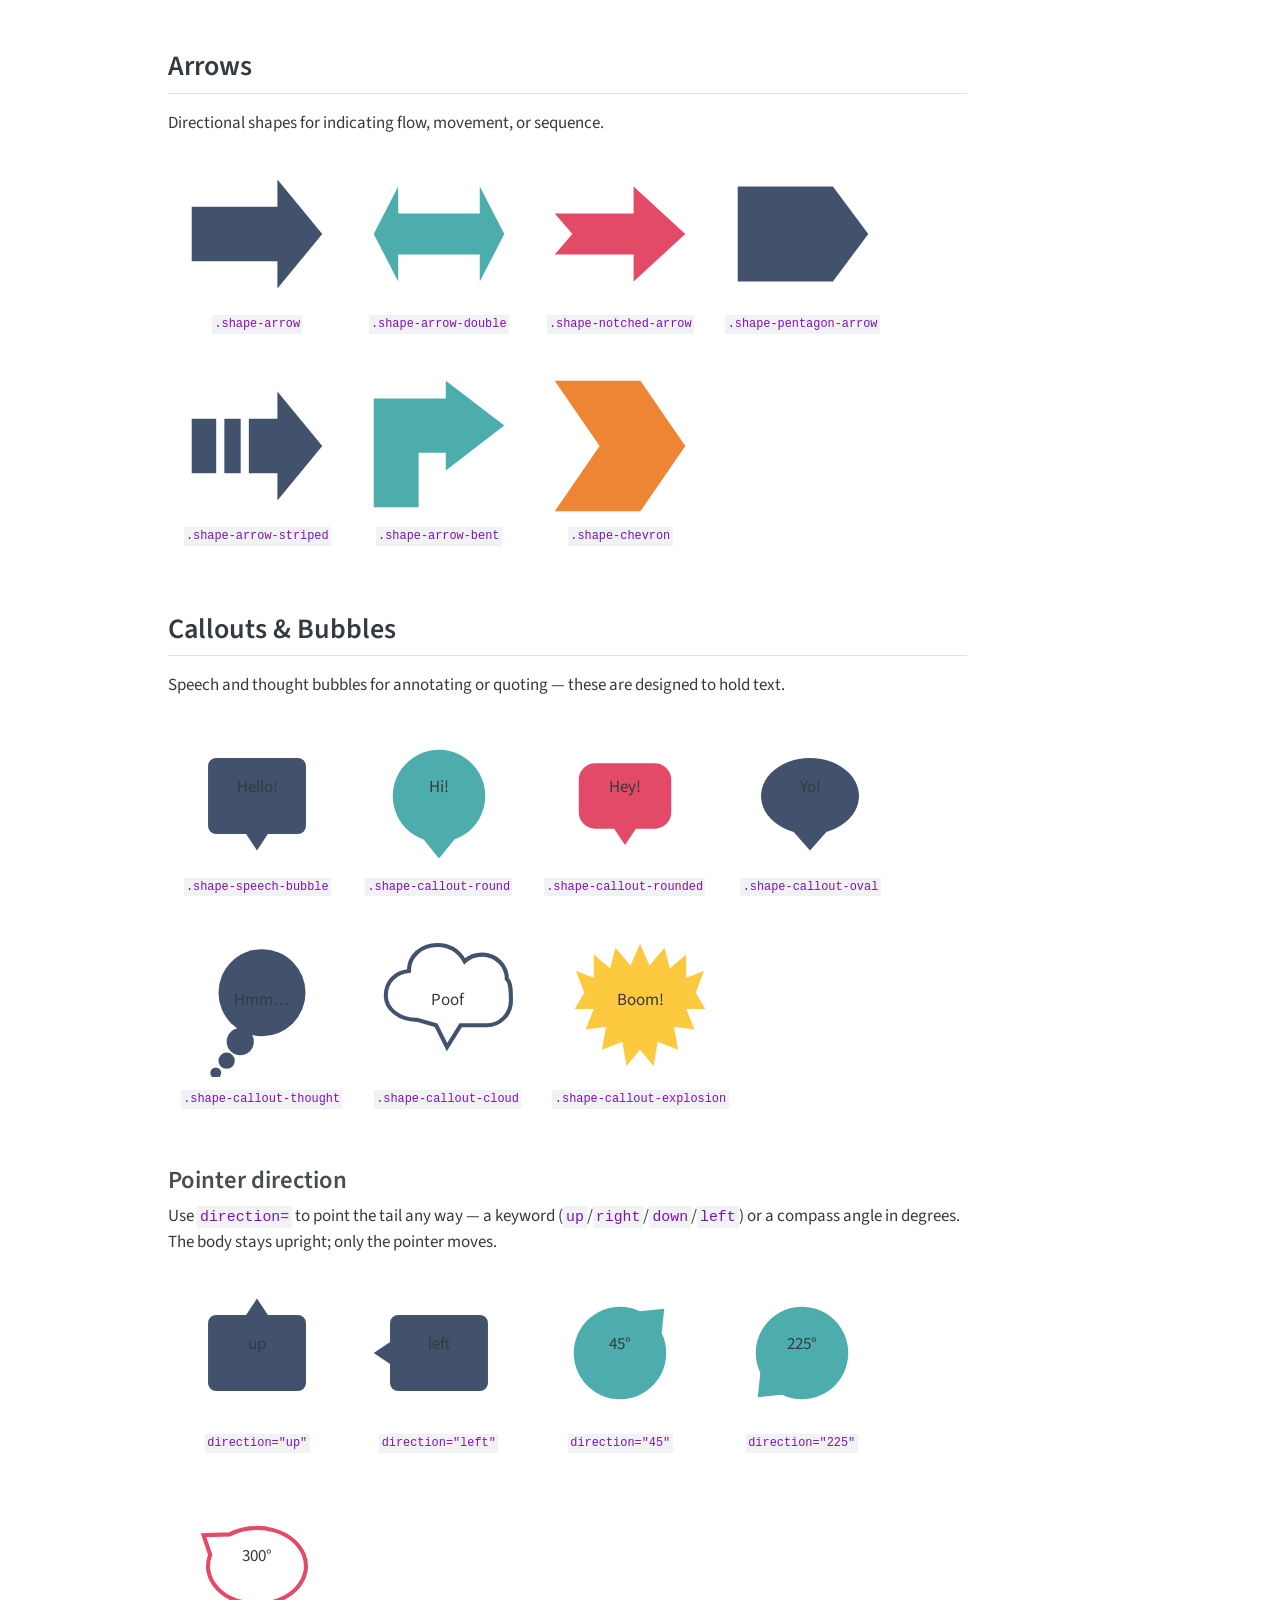
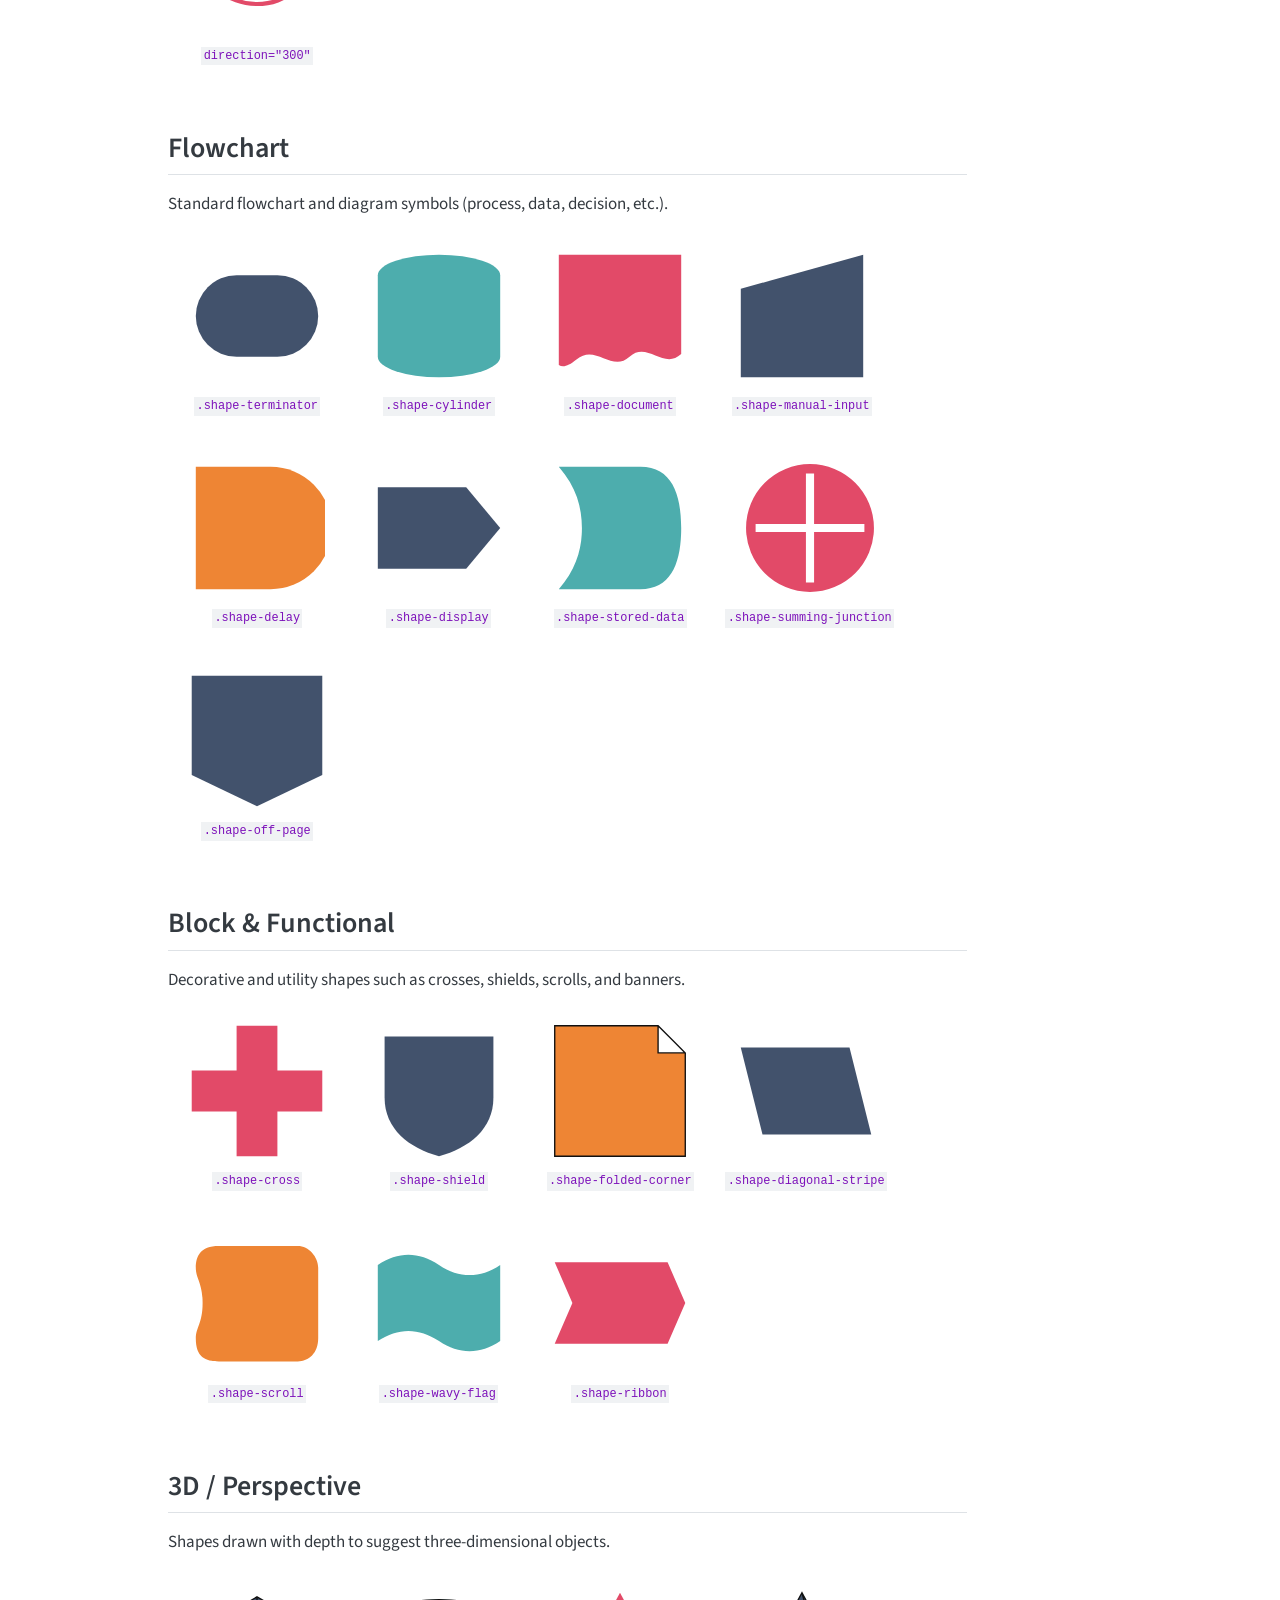
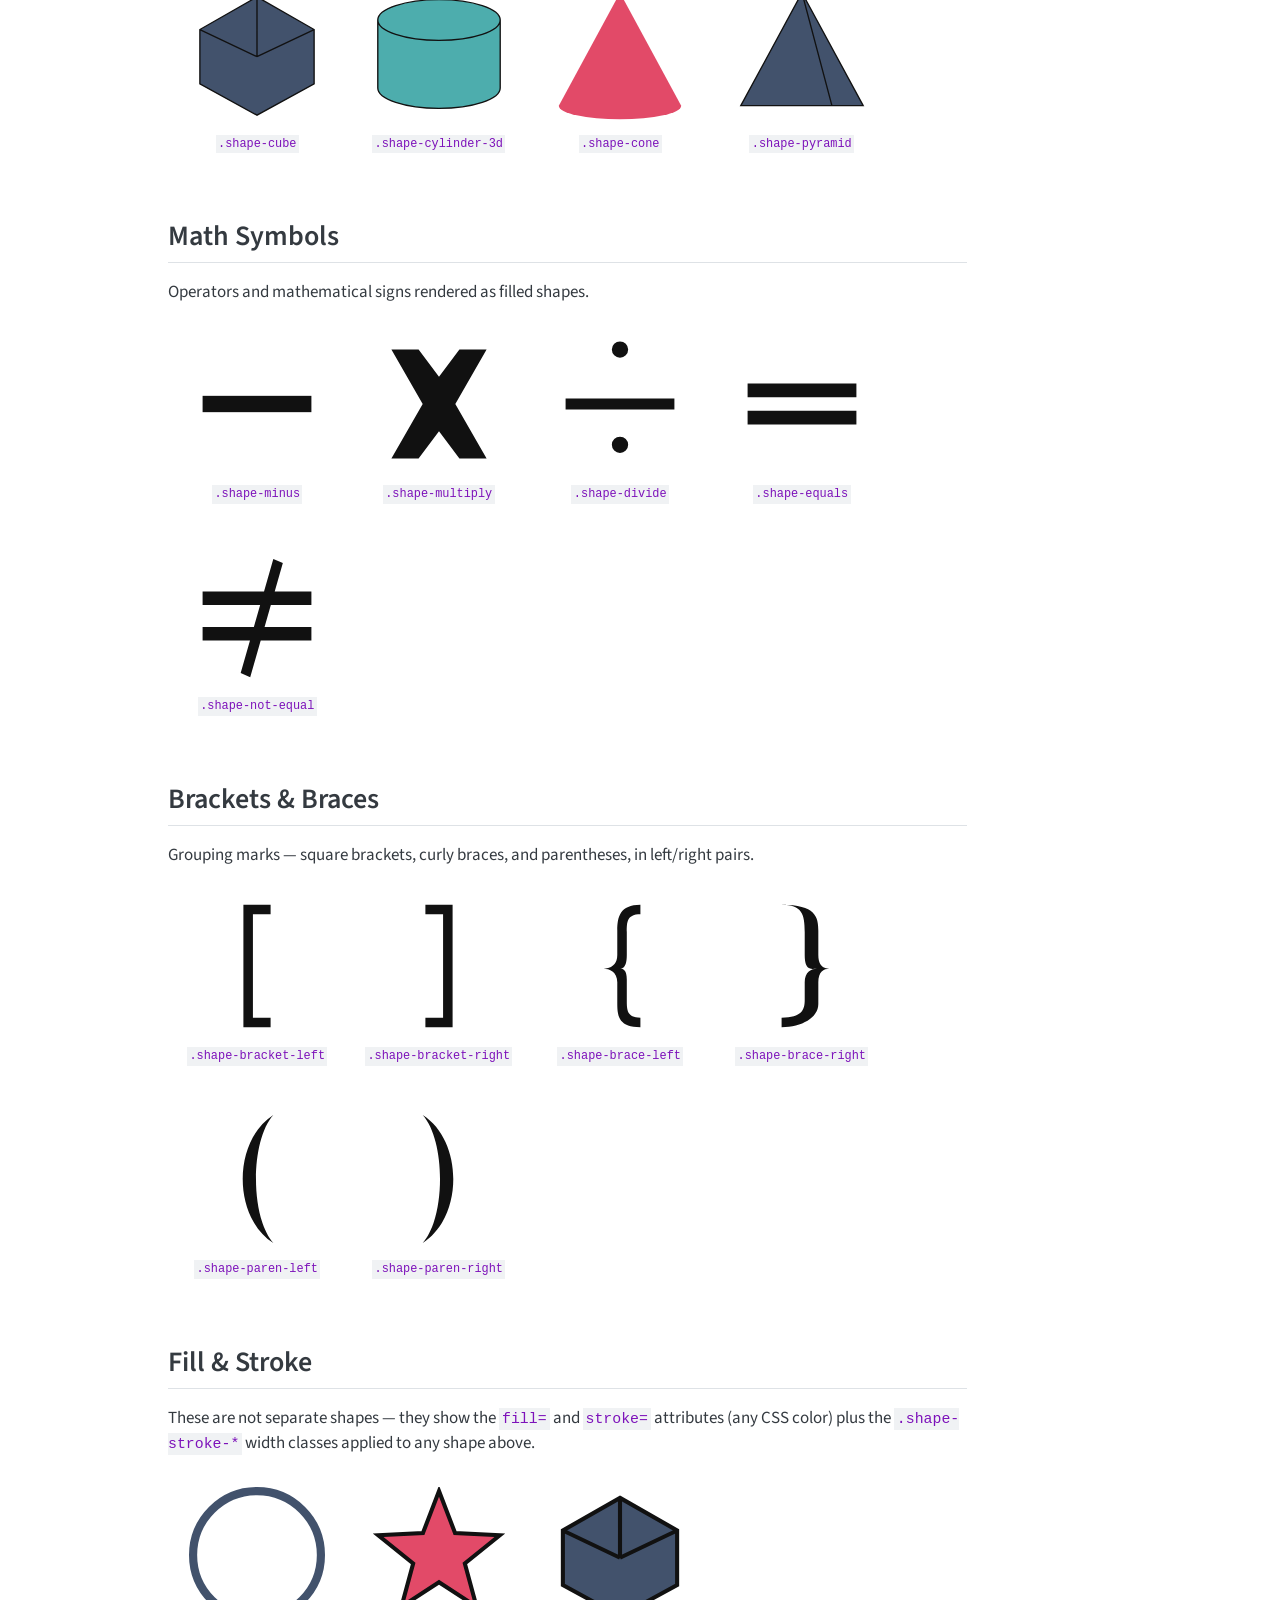
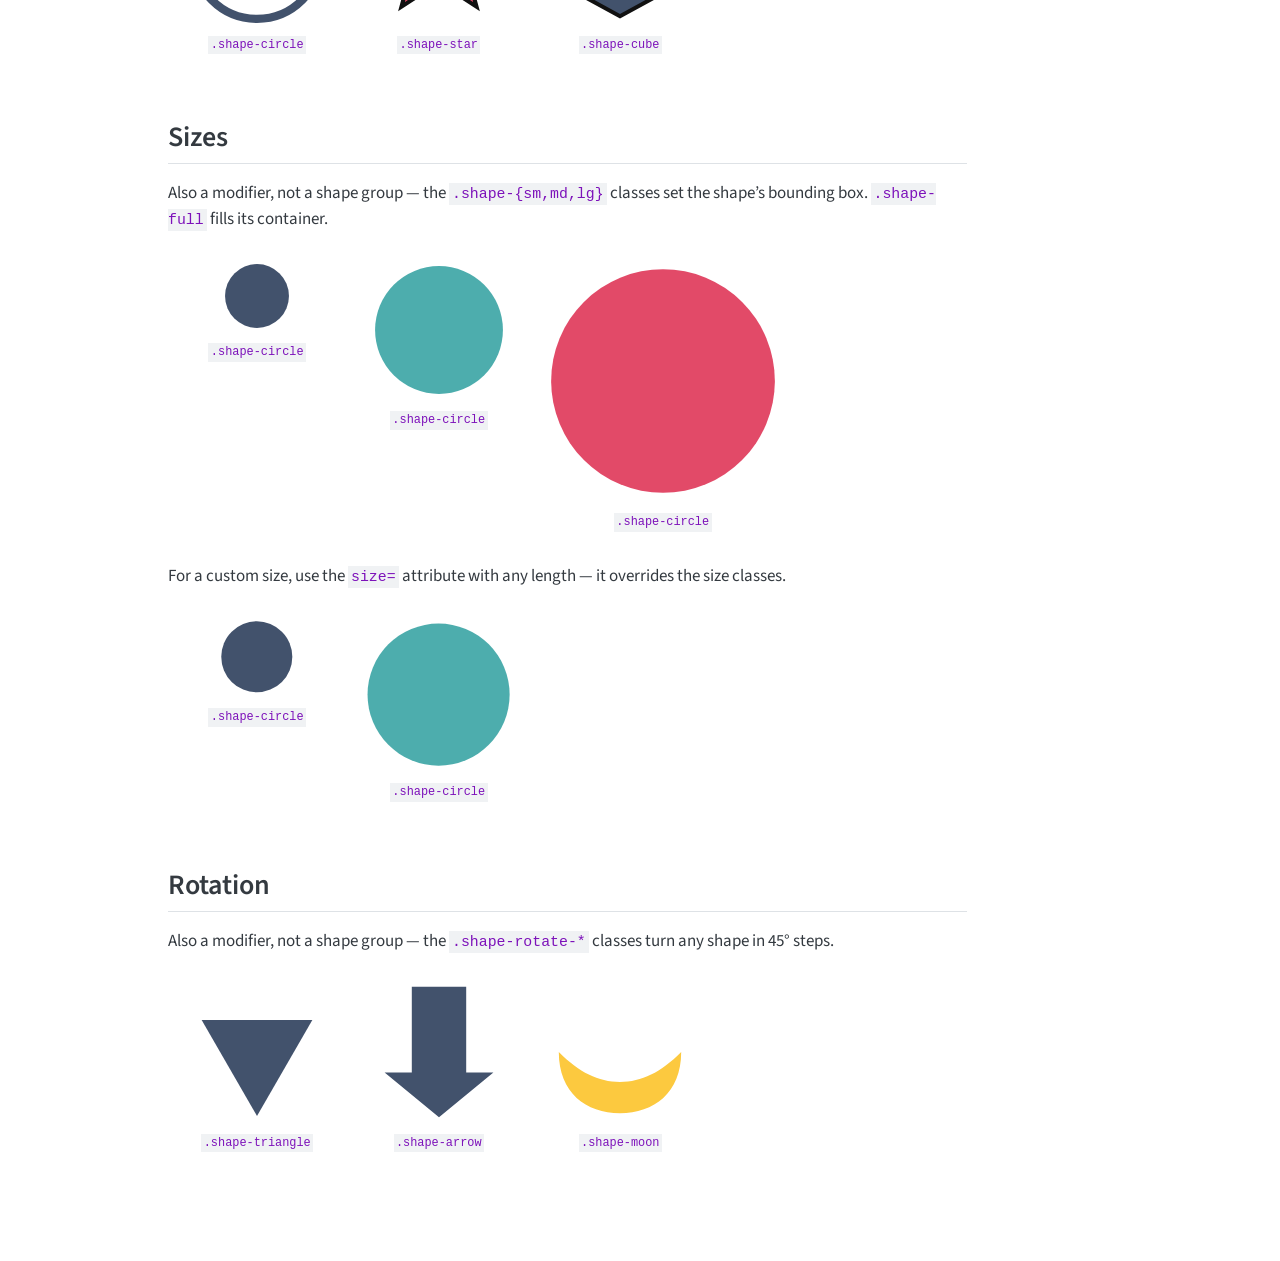
<file: docs/examples/basic.html>
<!DOCTYPE html>
<html xmlns="http://www.w3.org/1999/xhtml" lang="en" xml:lang="en"><head>

<meta charset="utf-8">
<meta name="generator" content="quarto-1.9.35">

<meta name="viewport" content="width=device-width, initial-scale=1.0, user-scalable=yes">


<title>Basic Usage – quarto-shapes</title>
<style>
/* Default styles provided by pandoc.
** See https://pandoc.org/MANUAL.html#variables-for-html for config info.
*/
code{white-space: pre-wrap;}
span.smallcaps{font-variant: small-caps;}
div.columns{display: flex; gap: min(4vw, 1.5em);}
div.column{flex: auto; overflow-x: auto;}
div.hanging-indent{margin-left: 1.5em; text-indent: -1.5em;}
ul.task-list{list-style: none;}
ul.task-list li input[type="checkbox"] {
  width: 0.8em;
  margin: 0 0.8em 0.2em -1em; /* quarto-specific, see https://github.com/quarto-dev/quarto-cli/issues/4556 */ 
  vertical-align: middle;
}
</style>


<script src="../site_libs/quarto-nav/quarto-nav.js"></script>
<script src="../site_libs/quarto-nav/headroom.min.js"></script>
<script src="../site_libs/clipboard/clipboard.min.js"></script>
<script src="../site_libs/quarto-search/autocomplete.umd.js"></script>
<script src="../site_libs/quarto-search/fuse.min.js"></script>
<script src="../site_libs/quarto-search/quarto-search.js"></script>
<meta name="quarto:offset" content="../">
<script src="../site_libs/quarto-html/quarto.js" type="module"></script>
<script src="../site_libs/quarto-html/tabsets/tabsets.js" type="module"></script>
<script src="../site_libs/quarto-html/popper.min.js"></script>
<script src="../site_libs/quarto-html/tippy.umd.min.js"></script>
<script src="../site_libs/quarto-html/anchor.min.js"></script>
<link href="../site_libs/quarto-html/tippy.css" rel="stylesheet">
<link href="../site_libs/quarto-html/quarto-syntax-highlighting-46f66b053e56abd73bb6e954d61a315b.css" rel="stylesheet" id="quarto-text-highlighting-styles">
<script src="../site_libs/bootstrap/bootstrap.min.js"></script>
<link href="../site_libs/bootstrap/bootstrap-icons.css" rel="stylesheet">
<link href="../site_libs/bootstrap/bootstrap-158031087360bce0ff56dc785ce39e06.min.css" rel="stylesheet" append-hash="true" id="quarto-bootstrap" data-mode="light">
<link href="../site_libs/quarto-contrib/shapes-0.1.0/shapes.css" rel="stylesheet">
<script id="quarto-search-options" type="application/json">{
  "location": "navbar",
  "copy-button": false,
  "collapse-after": 3,
  "panel-placement": "end",
  "type": "overlay",
  "limit": 50,
  "keyboard-shortcut": [
    "f",
    "/",
    "s"
  ],
  "show-item-context": false,
  "language": {
    "search-no-results-text": "No results",
    "search-matching-documents-text": "matching documents",
    "search-copy-link-title": "Copy link to search",
    "search-hide-matches-text": "Hide additional matches",
    "search-more-match-text": "more match in this document",
    "search-more-matches-text": "more matches in this document",
    "search-clear-button-title": "Clear",
    "search-text-placeholder": "",
    "search-detached-cancel-button-title": "Cancel",
    "search-submit-button-title": "Submit",
    "search-label": "Search"
  }
}</script>


</head>

<body class="nav-fixed quarto-light">

<div id="quarto-search-results"></div>
  <header id="quarto-header" class="headroom fixed-top">
    <nav class="navbar navbar-expand-lg " data-bs-theme="dark">
      <div class="navbar-container container-fluid">
      <div class="navbar-brand-container mx-auto">
    <a class="navbar-brand" href="../index.html">
    <span class="navbar-title">quarto-shapes</span>
    </a>
  </div>
            <div id="quarto-search" class="" title="Search"></div>
          <button class="navbar-toggler" type="button" data-bs-toggle="collapse" data-bs-target="#navbarCollapse" aria-controls="navbarCollapse" role="menu" aria-expanded="false" aria-label="Toggle navigation" onclick="if (window.quartoToggleHeadroom) { window.quartoToggleHeadroom(); }">
  <span class="navbar-toggler-icon"></span>
</button>
          <div class="collapse navbar-collapse" id="navbarCollapse">
            <ul class="navbar-nav navbar-nav-scroll me-auto">
  <li class="nav-item">
    <a class="nav-link" href="../index.html"> 
<span class="menu-text">Home</span></a>
  </li>  
  <li class="nav-item dropdown ">
    <a class="nav-link dropdown-toggle" href="#" id="nav-menu-examples" role="link" data-bs-toggle="dropdown" aria-expanded="false">
 <span class="menu-text">Examples</span>
    </a>
    <ul class="dropdown-menu" aria-labelledby="nav-menu-examples">    
        <li>
    <a class="dropdown-item" href="../examples/basic.html">
 <span class="dropdown-text">Basic Usage</span></a>
  </li>  
        <li>
    <a class="dropdown-item" href="../examples/revealjs.html">
 <span class="dropdown-text">RevealJS Slides</span></a>
  </li>  
    </ul>
  </li>
</ul>
          </div> <!-- /navcollapse -->
            <div class="quarto-navbar-tools">
</div>
      </div> <!-- /container-fluid -->
    </nav>
</header>
<!-- content -->
<div id="quarto-content" class="quarto-container page-columns page-rows-contents page-layout-article page-navbar">
<!-- sidebar -->
<!-- margin-sidebar -->
    <div id="quarto-margin-sidebar" class="sidebar margin-sidebar">
        <nav id="TOC" role="doc-toc" class="toc-active">
    <h2 id="toc-title">On this page</h2>
   
  <ul>
  <li><a href="#basic-geometric" id="toc-basic-geometric" class="nav-link active" data-scroll-target="#basic-geometric">Basic Geometric</a></li>
  <li><a href="#polygons" id="toc-polygons" class="nav-link" data-scroll-target="#polygons">Polygons</a></li>
  <li><a href="#stars" id="toc-stars" class="nav-link" data-scroll-target="#stars">Stars</a></li>
  <li><a href="#nature-symbols" id="toc-nature-symbols" class="nav-link" data-scroll-target="#nature-symbols">Nature &amp; Symbols</a></li>
  <li><a href="#arrows" id="toc-arrows" class="nav-link" data-scroll-target="#arrows">Arrows</a></li>
  <li><a href="#callouts-bubbles" id="toc-callouts-bubbles" class="nav-link" data-scroll-target="#callouts-bubbles">Callouts &amp; Bubbles</a>
  <ul class="collapse">
  <li><a href="#pointer-direction" id="toc-pointer-direction" class="nav-link" data-scroll-target="#pointer-direction">Pointer direction</a></li>
  </ul></li>
  <li><a href="#flowchart" id="toc-flowchart" class="nav-link" data-scroll-target="#flowchart">Flowchart</a></li>
  <li><a href="#block-functional" id="toc-block-functional" class="nav-link" data-scroll-target="#block-functional">Block &amp; Functional</a></li>
  <li><a href="#d-perspective" id="toc-d-perspective" class="nav-link" data-scroll-target="#d-perspective">3D / Perspective</a></li>
  <li><a href="#math-symbols" id="toc-math-symbols" class="nav-link" data-scroll-target="#math-symbols">Math Symbols</a></li>
  <li><a href="#brackets-braces" id="toc-brackets-braces" class="nav-link" data-scroll-target="#brackets-braces">Brackets &amp; Braces</a></li>
  <li><a href="#fill-stroke" id="toc-fill-stroke" class="nav-link" data-scroll-target="#fill-stroke">Fill &amp; Stroke</a></li>
  <li><a href="#sizes" id="toc-sizes" class="nav-link" data-scroll-target="#sizes">Sizes</a></li>
  <li><a href="#rotation" id="toc-rotation" class="nav-link" data-scroll-target="#rotation">Rotation</a></li>
  </ul>
<div class="quarto-alternate-formats"><h2>Other Formats</h2><ul><li><a href="basic.pdf"><i class="bi bi-file-pdf"></i>Typst</a></li></ul></div></nav>
    </div>
<!-- main -->
<main class="content" id="quarto-document-content">

<header id="title-block-header" class="quarto-title-block default">
<div class="quarto-title">
<h1 class="title">Basic Usage</h1>
</div>



<div class="quarto-title-meta">

    
  
    
  </div>
  


</header>


<style>
.shape-item {
  display: inline-flex;
  flex-direction: column;
  align-items: center;
  justify-content: flex-start;
  gap: 0.5rem;
  vertical-align: top;
  box-sizing: content-box;
  min-width: 9rem;
  margin: 0.75rem;
  text-align: center;
}
.shape-name {
  font-size: 0.8rem;
  word-break: break-all;
}
</style>
<section id="basic-geometric" class="level2">
<h2 class="anchored" data-anchor-id="basic-geometric">Basic Geometric</h2>
<p>Everyday primitives — circles, squares, and simple curved or cut-out variations.</p>
<div class="shape-item">
<div class="shape-wrapper shape-circle shape-md" style="--shape-fill:#42526C"><svg class="shape-svg" viewbox="0 0 100 100" xmlns="http://www.w3.org/2000/svg"><circle cx="50" cy="50" r="47" class="shape-path"></circle></svg><div class="shape-content">
<p>Basic Usage</p>
</div></div>
<p><span class="shape-name"><code>.shape-circle</code></span></p>
</div>
<div class="shape-item">
<div class="shape-wrapper shape-square shape-md" style="--shape-fill:#4DADAD"><svg class="shape-svg" viewbox="0 0 100 100" xmlns="http://www.w3.org/2000/svg"><rect x="2" y="2" width="96" height="96" class="shape-path"></rect></svg><div class="shape-content">
</div></div>
<p><span class="shape-name"><code>.shape-square</code></span></p>
</div>
<div class="shape-item">
<div class="shape-wrapper shape-rectangle shape-md" style="--shape-fill:#E24A68"><svg class="shape-svg" viewbox="0 0 100 100" xmlns="http://www.w3.org/2000/svg"><rect x="2" y="15" width="96" height="70" class="shape-path"></rect></svg><div class="shape-content">
</div></div>
<p><span class="shape-name"><code>.shape-rectangle</code></span></p>
</div>
<div class="shape-item">
<div class="shape-wrapper shape-rounded-square shape-md" style="--shape-fill:#42526C"><svg class="shape-svg" viewbox="0 0 100 100" xmlns="http://www.w3.org/2000/svg"><rect x="5" y="5" width="90" height="90" rx="15" ry="15" class="shape-path"></rect></svg><div class="shape-content">
</div></div>
<p><span class="shape-name"><code>.shape-rounded-square</code></span></p>
</div>
<div class="shape-item">
<div class="shape-wrapper shape-oval shape-md" style="--shape-fill:#EE8534"><svg class="shape-svg" viewbox="0 0 100 100" xmlns="http://www.w3.org/2000/svg"><ellipse cx="50" cy="50" rx="48" ry="30" class="shape-path"></ellipse></svg><div class="shape-content">
</div></div>
<p><span class="shape-name"><code>.shape-oval</code></span></p>
</div>
<div class="shape-item">
<div class="shape-wrapper shape-semicircle shape-md" style="--shape-fill:#42526C"><svg class="shape-svg" viewbox="0 0 100 100" xmlns="http://www.w3.org/2000/svg"><path d="M3,50 A47,47 0 0,1 97,50 Z" class="shape-path"></path></svg><div class="shape-content">
</div></div>
<p><span class="shape-name"><code>.shape-semicircle</code></span></p>
</div>
<div class="shape-item">
<div class="shape-wrapper shape-pie shape-md" style="--shape-fill:#4DADAD"><svg class="shape-svg" viewbox="0 0 100 100" xmlns="http://www.w3.org/2000/svg"><path d="M50,50 L97,50 A47,47 0 1,1 50,3 Z" class="shape-path"></path></svg><div class="shape-content">
</div></div>
<p><span class="shape-name"><code>.shape-pie</code></span></p>
</div>
<div class="shape-item">
<div class="shape-wrapper shape-wedge shape-md" style="--shape-fill:#4DADAD"><svg class="shape-svg" viewbox="0 0 100 100" xmlns="http://www.w3.org/2000/svg"><path d="M2,98 L2,3 A95,95 0 0,1 97,98 Z" class="shape-path"></path></svg><div class="shape-content">
</div></div>
<p><span class="shape-name"><code>.shape-wedge</code></span></p>
</div>
<div class="shape-item">
<div class="shape-wrapper shape-arc shape-md" style="--shape-fill:#E24A68"><svg class="shape-svg" viewbox="0 0 100 100" xmlns="http://www.w3.org/2000/svg"><path d="M50,5 A45,45 0 0,0 50,95 L50,70 A20,20 0 0,1 50,30 Z" class="shape-path"></path></svg><div class="shape-content">
</div></div>
<p><span class="shape-name"><code>.shape-arc</code></span></p>
</div>
<div class="shape-item">
<div class="shape-wrapper shape-block-arc shape-md" style="--shape-fill:#42526C"><svg class="shape-svg" viewbox="0 0 100 100" xmlns="http://www.w3.org/2000/svg"><path d="M50,3 A47,47 0 1,0 97,50 L78,50 A28,28 0 1,1 50,22 Z" class="shape-path"></path></svg><div class="shape-content">
</div></div>
<p><span class="shape-name"><code>.shape-block-arc</code></span></p>
</div>
<div class="shape-item">
<div class="shape-wrapper shape-donut shape-md" style="--shape-fill:#EE8534"><svg class="shape-svg" viewbox="0 0 100 100" xmlns="http://www.w3.org/2000/svg"><path fill-rule="evenodd" d="M50,3 A47,47 0 1,1 50,97 A47,47 0 1,1 50,3 M50,22 A28,28 0 1,0 50,78 A28,28 0 1,0 50,22" class="shape-path"></path></svg><div class="shape-content">
</div></div>
<p><span class="shape-name"><code>.shape-donut</code></span></p>
</div>
<div class="shape-item">
<div class="shape-wrapper shape-frame shape-md" style="--shape-fill:#42526C"><svg class="shape-svg" viewbox="0 0 100 100" xmlns="http://www.w3.org/2000/svg"><path fill-rule="evenodd" d="M2,2 L98,2 L98,98 L2,98 Z M14,14 L86,14 L86,86 L14,86 Z" class="shape-path"></path></svg><div class="shape-content">
</div></div>
<p><span class="shape-name"><code>.shape-frame</code></span></p>
</div>
</section>
<section id="polygons" class="level2">
<h2 class="anchored" data-anchor-id="polygons">Polygons</h2>
<p>Straight-edged shapes, including regular n-gons from triangle through dodecagon.</p>
<div class="shape-item">
<div class="shape-wrapper shape-triangle shape-md" style="--shape-fill:#E24A68"><svg class="shape-svg" viewbox="0 0 100 100" xmlns="http://www.w3.org/2000/svg"><polygon points="50.0,3.0 90.7,73.5 9.3,73.5" class="shape-path"></polygon></svg><div class="shape-content">
</div></div>
<p><span class="shape-name"><code>.shape-triangle</code></span></p>
</div>
<div class="shape-item">
<div class="shape-wrapper shape-diamond shape-md" style="--shape-fill:#42526C"><svg class="shape-svg" viewbox="0 0 100 100" xmlns="http://www.w3.org/2000/svg"><polygon points="50.0,3.0 97.0,50.0 50.0,97.0 3.0,50.0" class="shape-path"></polygon></svg><div class="shape-content">
</div></div>
<p><span class="shape-name"><code>.shape-diamond</code></span></p>
</div>
<div class="shape-item">
<div class="shape-wrapper shape-pentagon shape-md" style="--shape-fill:#4DADAD"><svg class="shape-svg" viewbox="0 0 100 100" xmlns="http://www.w3.org/2000/svg"><polygon points="50.0,3.0 94.7,35.5 77.6,88.0 22.4,88.0 5.3,35.5" class="shape-path"></polygon></svg><div class="shape-content">
</div></div>
<p><span class="shape-name"><code>.shape-pentagon</code></span></p>
</div>
<div class="shape-item">
<div class="shape-wrapper shape-hexagon shape-md" style="--shape-fill:#42526C"><svg class="shape-svg" viewbox="0 0 100 100" xmlns="http://www.w3.org/2000/svg"><polygon points="50.0,3.0 90.7,26.5 90.7,73.5 50.0,97.0 9.3,73.5 9.3,26.5" class="shape-path"></polygon></svg><div class="shape-content">
</div></div>
<p><span class="shape-name"><code>.shape-hexagon</code></span></p>
</div>
<div class="shape-item">
<div class="shape-wrapper shape-heptagon shape-md" style="--shape-fill:#EE8534"><svg class="shape-svg" viewbox="0 0 100 100" xmlns="http://www.w3.org/2000/svg"><polygon points="50.0,3.0 86.7,20.7 95.8,60.5 70.4,92.3 29.6,92.3 4.2,60.5 13.3,20.7" class="shape-path"></polygon></svg><div class="shape-content">
</div></div>
<p><span class="shape-name"><code>.shape-heptagon</code></span></p>
</div>
<div class="shape-item">
<div class="shape-wrapper shape-octagon shape-md" style="--shape-fill:#E24A68"><svg class="shape-svg" viewbox="0 0 100 100" xmlns="http://www.w3.org/2000/svg"><polygon points="50.0,3.0 83.2,16.8 97.0,50.0 83.2,83.2 50.0,97.0 16.8,83.2 3.0,50.0 16.8,16.8" class="shape-path"></polygon></svg><div class="shape-content">
</div></div>
<p><span class="shape-name"><code>.shape-octagon</code></span></p>
</div>
<div class="shape-item">
<div class="shape-wrapper shape-decagon shape-md" style="--shape-fill:#42526C"><svg class="shape-svg" viewbox="0 0 100 100" xmlns="http://www.w3.org/2000/svg"><polygon points="50.0,3.0 77.6,12.0 94.7,35.5 94.7,64.5 77.6,88.0 50.0,97.0 22.4,88.0 5.3,64.5 5.3,35.5 22.4,12.0" class="shape-path"></polygon></svg><div class="shape-content">
</div></div>
<p><span class="shape-name"><code>.shape-decagon</code></span></p>
</div>
<div class="shape-item">
<div class="shape-wrapper shape-dodecagon shape-md" style="--shape-fill:#4DADAD"><svg class="shape-svg" viewbox="0 0 100 100" xmlns="http://www.w3.org/2000/svg"><polygon points="50.0,3.0 73.5,9.3 90.7,26.5 97.0,50.0 90.7,73.5 73.5,90.7 50.0,97.0 26.5,90.7 9.3,73.5 3.0,50.0 9.3,26.5 26.5,9.3" class="shape-path"></polygon></svg><div class="shape-content">
</div></div>
<p><span class="shape-name"><code>.shape-dodecagon</code></span></p>
</div>
<div class="shape-item">
<div class="shape-wrapper shape-parallelogram shape-md" style="--shape-fill:#42526C"><svg class="shape-svg" viewbox="0 0 100 100" xmlns="http://www.w3.org/2000/svg"><polygon points="20,2 98,2 80,98 2,98" class="shape-path"></polygon></svg><div class="shape-content">
</div></div>
<p><span class="shape-name"><code>.shape-parallelogram</code></span></p>
</div>
<div class="shape-item">
<div class="shape-wrapper shape-trapezoid shape-md" style="--shape-fill:#EE8534"><svg class="shape-svg" viewbox="0 0 100 100" xmlns="http://www.w3.org/2000/svg"><polygon points="20,2 80,2 98,98 2,98" class="shape-path"></polygon></svg><div class="shape-content">
</div></div>
<p><span class="shape-name"><code>.shape-trapezoid</code></span></p>
</div>
</section>
<section id="stars" class="level2">
<h2 class="anchored" data-anchor-id="stars">Stars</h2>
<p>Pointed star shapes with varying point counts, plus sun and starburst variants.</p>
<div class="shape-item">
<div class="shape-wrapper shape-star-4 shape-md" style="--shape-fill:#FCC93F"><svg class="shape-svg" viewbox="0 0 100 100" xmlns="http://www.w3.org/2000/svg"><polygon points="50.0,3.0 64.1,35.9 97.0,50.0 64.1,64.1 50.0,97.0 35.9,64.1 3.0,50.0 35.9,35.9" class="shape-path"></polygon></svg><div class="shape-content">
</div></div>
<p><span class="shape-name"><code>.shape-star-4</code></span></p>
</div>
<div class="shape-item">
<div class="shape-wrapper shape-star shape-md" style="--shape-fill:#FCC93F"><svg class="shape-svg" viewbox="0 0 100 100" xmlns="http://www.w3.org/2000/svg"><polygon points="50.0,3.0 61.8,33.8 94.7,35.5 69.0,56.2 77.6,88.0 50.0,70.0 22.4,88.0 31.0,56.2 5.3,35.5 38.2,33.8" class="shape-path"></polygon></svg><div class="shape-content">
</div></div>
<p><span class="shape-name"><code>.shape-star</code></span></p>
</div>
<div class="shape-item">
<div class="shape-wrapper shape-star-6 shape-md" style="--shape-fill:#FCC93F"><svg class="shape-svg" viewbox="0 0 100 100" xmlns="http://www.w3.org/2000/svg"><polygon points="50.0,3.0 60.0,32.7 90.7,26.5 70.0,50.0 90.7,73.5 60.0,67.3 50.0,97.0 40.0,67.3 9.3,73.5 30.0,50.0 9.3,26.5 40.0,32.7" class="shape-path"></polygon></svg><div class="shape-content">
</div></div>
<p><span class="shape-name"><code>.shape-star-6</code></span></p>
</div>
<div class="shape-item">
<div class="shape-wrapper shape-star-8 shape-md" style="--shape-fill:#FCC93F"><svg class="shape-svg" viewbox="0 0 100 100" xmlns="http://www.w3.org/2000/svg"><polygon points="50.0,3.0 57.7,31.5 83.2,16.8 68.5,42.3 97.0,50.0 68.5,57.7 83.2,83.2 57.7,68.5 50.0,97.0 42.3,68.5 16.8,83.2 31.5,57.7 3.0,50.0 31.5,42.3 16.8,16.8 42.3,31.5" class="shape-path"></polygon></svg><div class="shape-content">
</div></div>
<p><span class="shape-name"><code>.shape-star-8</code></span></p>
</div>
<div class="shape-item">
<div class="shape-wrapper shape-star-10 shape-md" style="--shape-fill:#FCC93F"><svg class="shape-svg" viewbox="0 0 100 100" xmlns="http://www.w3.org/2000/svg"><polygon points="50.0,3.0 56.2,31.0 77.6,12.0 66.2,38.2 94.7,35.5 70.0,50.0 94.7,64.5 66.2,61.8 77.6,88.0 56.2,69.0 50.0,97.0 43.8,69.0 22.4,88.0 33.8,61.8 5.3,64.5 30.0,50.0 5.3,35.5 33.8,38.2 22.4,12.0 43.8,31.0" class="shape-path"></polygon></svg><div class="shape-content">
</div></div>
<p><span class="shape-name"><code>.shape-star-10</code></span></p>
</div>
<div class="shape-item">
<div class="shape-wrapper shape-star-12 shape-md" style="--shape-fill:#FCC93F"><svg class="shape-svg" viewbox="0 0 100 100" xmlns="http://www.w3.org/2000/svg"><polygon points="50.0,3.0 55.2,30.7 73.5,9.3 64.1,35.9 90.7,26.5 69.3,44.8 97.0,50.0 69.3,55.2 90.7,73.5 64.1,64.1 73.5,90.7 55.2,69.3 50.0,97.0 44.8,69.3 26.5,90.7 35.9,64.1 9.3,73.5 30.7,55.2 3.0,50.0 30.7,44.8 9.3,26.5 35.9,35.9 26.5,9.3 44.8,30.7" class="shape-path"></polygon></svg><div class="shape-content">
</div></div>
<p><span class="shape-name"><code>.shape-star-12</code></span></p>
</div>
<div class="shape-item">
<div class="shape-wrapper shape-star-16 shape-md" style="--shape-fill:#FCC93F"><svg class="shape-svg" viewbox="0 0 100 100" xmlns="http://www.w3.org/2000/svg"><polygon points="50.0,3.0 53.9,30.4 68.0,6.6 61.1,33.4 83.2,16.8 66.6,38.9 93.4,32.0 69.6,46.1 97.0,50.0 69.6,53.9 93.4,68.0 66.6,61.1 83.2,83.2 61.1,66.6 68.0,93.4 53.9,69.6 50.0,97.0 46.1,69.6 32.0,93.4 38.9,66.6 16.8,83.2 33.4,61.1 6.6,68.0 30.4,53.9 3.0,50.0 30.4,46.1 6.6,32.0 33.4,38.9 16.8,16.8 38.9,33.4 32.0,6.6 46.1,30.4" class="shape-path"></polygon></svg><div class="shape-content">
</div></div>
<p><span class="shape-name"><code>.shape-star-16</code></span></p>
</div>
<div class="shape-item">
<div class="shape-wrapper shape-star-24 shape-md" style="--shape-fill:#FCC93F"><svg class="shape-svg" viewbox="0 0 100 100" xmlns="http://www.w3.org/2000/svg"><polygon points="50.0,3.0 52.6,30.2 62.2,4.6 57.7,31.5 73.5,9.3 62.2,34.1 83.2,16.8 65.9,37.8 90.7,26.5 68.5,42.3 95.4,37.8 69.8,47.4 97.0,50.0 69.8,52.6 95.4,62.2 68.5,57.7 90.7,73.5 65.9,62.2 83.2,83.2 62.2,65.9 73.5,90.7 57.7,68.5 62.2,95.4 52.6,69.8 50.0,97.0 47.4,69.8 37.8,95.4 42.3,68.5 26.5,90.7 37.8,65.9 16.8,83.2 34.1,62.2 9.3,73.5 31.5,57.7 4.6,62.2 30.2,52.6 3.0,50.0 30.2,47.4 4.6,37.8 31.5,42.3 9.3,26.5 34.1,37.8 16.8,16.8 37.8,34.1 26.5,9.3 42.3,31.5 37.8,4.6 47.4,30.2" class="shape-path"></polygon></svg><div class="shape-content">
</div></div>
<p><span class="shape-name"><code>.shape-star-24</code></span></p>
</div>
<div class="shape-item">
<div class="shape-wrapper shape-star-32 shape-md" style="--shape-fill:#FCC93F"><svg class="shape-svg" viewbox="0 0 100 100" xmlns="http://www.w3.org/2000/svg"><polygon points="50.0,3.0 52.0,30.1 59.2,3.9 55.8,30.9 68.0,6.6 59.4,32.4 76.1,10.9 62.7,34.5 83.2,16.8 65.5,37.3 89.1,23.9 67.6,40.6 93.4,32.0 69.1,44.2 96.1,40.8 69.9,48.0 97.0,50.0 69.9,52.0 96.1,59.2 69.1,55.8 93.4,68.0 67.6,59.4 89.1,76.1 65.5,62.7 83.2,83.2 62.7,65.5 76.1,89.1 59.4,67.6 68.0,93.4 55.8,69.1 59.2,96.1 52.0,69.9 50.0,97.0 48.0,69.9 40.8,96.1 44.2,69.1 32.0,93.4 40.6,67.6 23.9,89.1 37.3,65.5 16.8,83.2 34.5,62.7 10.9,76.1 32.4,59.4 6.6,68.0 30.9,55.8 3.9,59.2 30.1,52.0 3.0,50.0 30.1,48.0 3.9,40.8 30.9,44.2 6.6,32.0 32.4,40.6 10.9,23.9 34.5,37.3 16.8,16.8 37.3,34.5 23.9,10.9 40.6,32.4 32.0,6.6 44.2,30.9 40.8,3.9 48.0,30.1" class="shape-path"></polygon></svg><div class="shape-content">
</div></div>
<p><span class="shape-name"><code>.shape-star-32</code></span></p>
</div>
<div class="shape-item">
<div class="shape-wrapper shape-sun shape-md" style="--shape-fill:#FCC93F"><svg class="shape-svg" viewbox="0 0 100 100" xmlns="http://www.w3.org/2000/svg"><polygon points="50.0,3.0 60.7,24.1 83.2,16.8 75.9,39.3 97.0,50.0 75.9,60.7 83.2,83.2 60.7,75.9 50.0,97.0 39.3,75.9 16.8,83.2 24.1,60.7 3.0,50.0 24.1,39.3 16.8,16.8 39.3,24.1" class="shape-path"></polygon></svg><div class="shape-content">
</div></div>
<p><span class="shape-name"><code>.shape-sun</code></span></p>
</div>
<div class="shape-item">
<div class="shape-wrapper shape-starburst shape-md" style="--shape-fill:#FCC93F"><svg class="shape-svg" viewbox="0 0 100 100" xmlns="http://www.w3.org/2000/svg"><polygon points="50.0,3.0 59.8,13.3 73.5,9.3 76.9,23.1 90.7,26.5 86.7,40.2 97.0,50.0 86.7,59.8 90.7,73.5 76.9,76.9 73.5,90.7 59.8,86.7 50.0,97.0 40.2,86.7 26.5,90.7 23.1,76.9 9.3,73.5 13.3,59.8 3.0,50.0 13.3,40.2 9.3,26.5 23.1,23.1 26.5,9.3 40.2,13.3" class="shape-path"></polygon></svg><div class="shape-content">
</div></div>
<p><span class="shape-name"><code>.shape-starburst</code></span></p>
</div>
</section>
<section id="nature-symbols" class="level2">
<h2 class="anchored" data-anchor-id="nature-symbols">Nature &amp; Symbols</h2>
<p>Recognizable real-world and iconographic shapes like hearts, clouds, and weather.</p>
<div class="shape-item">
<div class="shape-wrapper shape-heart shape-md" style="--shape-fill:#E24A68"><svg class="shape-svg" viewbox="0 0 100 100" xmlns="http://www.w3.org/2000/svg"><path d="M50,85 C30,70 5,60 5,40 C5,20 20,10 35,15 C42,17 48,22 50,28 C52,22 58,17 65,15 C80,10 95,20 95,40 C95,60 70,70 50,85 Z" class="shape-path"></path></svg><div class="shape-content">
</div></div>
<p><span class="shape-name"><code>.shape-heart</code></span></p>
</div>
<div class="shape-item">
<div class="shape-wrapper shape-moon shape-md" style="--shape-fill:#42526C"><svg class="shape-svg" viewbox="0 0 100 100" xmlns="http://www.w3.org/2000/svg"><path d="M50,5 C20,5 5,25 5,50 C5,75 20,95 50,95 C35,80 28,66 28,50 C28,34 35,20 50,5 Z" class="shape-path"></path></svg><div class="shape-content">
</div></div>
<p><span class="shape-name"><code>.shape-moon</code></span></p>
</div>
<div class="shape-item">
<div class="shape-wrapper shape-cloud shape-stroke-md shape-md" style="--shape-fill:#ffffff;--shape-stroke:#42526C"><svg class="shape-svg" viewbox="0 0 100 100" xmlns="http://www.w3.org/2000/svg"><path d="M28,65 C15,65 5,56 5,45 C5,35 12,27 22,26 C22,14 31,5 43,5 C52,5 59,10 63,18 C66,15 71,13 76,13 C86,13 94,21 94,31 C97,33 97,40 97,47 C97,57 89,65 79,65 Z" class="shape-path"></path></svg><div class="shape-content">
</div></div>
<p><span class="shape-name"><code>.shape-cloud</code></span></p>
</div>
<div class="shape-item">
<div class="shape-wrapper shape-lightning shape-md" style="--shape-fill:#FCC93F"><svg class="shape-svg" viewbox="0 0 100 100" xmlns="http://www.w3.org/2000/svg"><polygon points="60,2 22,52 46,52 40,98 78,48 54,48" class="shape-path"></polygon></svg><div class="shape-content">
</div></div>
<p><span class="shape-name"><code>.shape-lightning</code></span></p>
</div>
<div class="shape-item">
<div class="shape-wrapper shape-teardrop shape-md" style="--shape-fill:#42526C"><svg class="shape-svg" viewbox="0 0 100 100" xmlns="http://www.w3.org/2000/svg"><path d="M50,95 C28,78 8,62 8,44 C8,22 27,5 50,5 C73,5 92,22 92,44 C92,62 72,78 50,95 Z" class="shape-path"></path></svg><div class="shape-content">
</div></div>
<p><span class="shape-name"><code>.shape-teardrop</code></span></p>
</div>
<div class="shape-item">
<div class="shape-wrapper shape-wave shape-md" style="--shape-fill:#42526C"><svg class="shape-svg" viewbox="0 0 100 100" xmlns="http://www.w3.org/2000/svg"><path d="M2,35 C18,15 32,15 50,35 C68,55 82,55 98,35 L98,65 C82,85 68,85 50,65 C32,45 18,45 2,65 Z" class="shape-path"></path></svg><div class="shape-content">
</div></div>
<p><span class="shape-name"><code>.shape-wave</code></span></p>
</div>
<div class="shape-item">
<div class="shape-wrapper shape-double-wave shape-md" style="--shape-fill:#4DADAD"><svg class="shape-svg" viewbox="0 0 100 100" xmlns="http://www.w3.org/2000/svg"><path d="M2,22 C18,8 32,8 50,22 C68,36 82,36 98,22 L98,38 C82,52 68,52 50,38 C32,24 18,24 2,38 Z M2,58 C18,44 32,44 50,58 C68,72 82,72 98,58 L98,74 C82,88 68,88 50,74 C32,60 18,60 2,74 Z" class="shape-path"></path></svg><div class="shape-content">
</div></div>
<p><span class="shape-name"><code>.shape-double-wave</code></span></p>
</div>
<div class="shape-item">
<div class="shape-wrapper shape-no-symbol shape-md" style="--shape-fill:#E24A68"><svg class="shape-svg" viewbox="0 0 100 100" xmlns="http://www.w3.org/2000/svg"><path fill-rule="evenodd" d="M50,3 A47,47 0 1,0 50,97 A47,47 0 1,0 50,3 M14,22 L22,14 L86,78 L78,86 Z" class="shape-path"></path></svg><div class="shape-content">
</div></div>
<p><span class="shape-name"><code>.shape-no-symbol</code></span></p>
</div>
<div class="shape-item">
<div class="shape-wrapper shape-smiley shape-md" style="--shape-fill:#FCC93F"><svg class="shape-svg" viewbox="0 0 100 100" xmlns="http://www.w3.org/2000/svg"><path fill-rule="evenodd" d="M50,3 A47,47 0 1,0 50,97 A47,47 0 1,0 50,3 M35,30 A7,7 0 1,0 35,44 A7,7 0 1,0 35,30 M65,30 A7,7 0 1,0 65,44 A7,7 0 1,0 65,30 M28,58 Q50,84 72,58 Q66,70 50,74 Q34,70 28,58 Z" class="shape-path"></path></svg><div class="shape-content">
</div></div>
<p><span class="shape-name"><code>.shape-smiley</code></span></p>
</div>
</section>
<section id="arrows" class="level2">
<h2 class="anchored" data-anchor-id="arrows">Arrows</h2>
<p>Directional shapes for indicating flow, movement, or sequence.</p>
<div class="shape-item">
<div class="shape-wrapper shape-arrow shape-md" style="--shape-fill:#42526C"><svg class="shape-svg" viewbox="0 0 100 100" xmlns="http://www.w3.org/2000/svg"><polygon points="2,30 65,30 65,10 98,50 65,90 65,70 2,70" class="shape-path"></polygon></svg><div class="shape-content">
</div></div>
<p><span class="shape-name"><code>.shape-arrow</code></span></p>
</div>
<div class="shape-item">
<div class="shape-wrapper shape-arrow-double shape-md" style="--shape-fill:#4DADAD"><svg class="shape-svg" viewbox="0 0 100 100" xmlns="http://www.w3.org/2000/svg"><polygon points="2,50 20,15 20,35 80,35 80,15 98,50 80,85 80,65 20,65 20,85" class="shape-path"></polygon></svg><div class="shape-content">
</div></div>
<p><span class="shape-name"><code>.shape-arrow-double</code></span></p>
</div>
<div class="shape-item">
<div class="shape-wrapper shape-notched-arrow shape-md" style="--shape-fill:#E24A68"><svg class="shape-svg" viewbox="0 0 100 100" xmlns="http://www.w3.org/2000/svg"><polygon points="2,35 60,35 60,15 98,50 60,85 60,65 2,65 15,50" class="shape-path"></polygon></svg><div class="shape-content">
</div></div>
<p><span class="shape-name"><code>.shape-notched-arrow</code></span></p>
</div>
<div class="shape-item">
<div class="shape-wrapper shape-pentagon-arrow shape-md" style="--shape-fill:#42526C"><svg class="shape-svg" viewbox="0 0 100 100" xmlns="http://www.w3.org/2000/svg"><polygon points="2,15 72,15 98,50 72,85 2,85" class="shape-path"></polygon></svg><div class="shape-content">
</div></div>
<p><span class="shape-name"><code>.shape-pentagon-arrow</code></span></p>
</div>
<div class="shape-item">
<div class="shape-wrapper shape-arrow-striped shape-md" style="--shape-fill:#42526C"><svg class="shape-svg" viewbox="0 0 100 100" xmlns="http://www.w3.org/2000/svg"><path fill-rule="evenodd" d="M2,30 L65,30 L65,10 L98,50 L65,90 L65,70 L2,70 Z M20,30 L26,30 L26,70 L20,70 Z M38,30 L44,30 L44,70 L38,70 Z" class="shape-path"></path></svg><div class="shape-content">
</div></div>
<p><span class="shape-name"><code>.shape-arrow-striped</code></span></p>
</div>
<div class="shape-item">
<div class="shape-wrapper shape-arrow-bent shape-md" style="--shape-fill:#4DADAD"><svg class="shape-svg" viewbox="0 0 100 100" xmlns="http://www.w3.org/2000/svg"><polygon points="2,15 55,15 55,2 98,35 55,68 55,55 35,55 35,95 2,95" class="shape-path"></polygon></svg><div class="shape-content">
</div></div>
<p><span class="shape-name"><code>.shape-arrow-bent</code></span></p>
</div>
<div class="shape-item">
<div class="shape-wrapper shape-chevron shape-md" style="--shape-fill:#EE8534"><svg class="shape-svg" viewbox="0 0 100 100" xmlns="http://www.w3.org/2000/svg"><polygon points="2,2 65,2 98,50 65,98 2,98 35,50" class="shape-path"></polygon></svg><div class="shape-content">
</div></div>
<p><span class="shape-name"><code>.shape-chevron</code></span></p>
</div>
</section>
<section id="callouts-bubbles" class="level2">
<h2 class="anchored" data-anchor-id="callouts-bubbles">Callouts &amp; Bubbles</h2>
<p>Speech and thought bubbles for annotating or quoting — these are designed to hold text.</p>
<div class="shape-item">
<div class="shape-wrapper shape-speech-bubble shape-md" style="--shape-fill:#42526C"><svg class="shape-svg" viewbox="0 0 100 100" xmlns="http://www.w3.org/2000/svg"><path d="M20.00,22.00 L80.00,22.00 A6 6 0 0 1 86.00,28.00 L86.00,72.00 A6 6 0 0 1 80.00,78.00 L58.00,78.00 L50.00,90.00 L42.00,78.00 L20.00,78.00 A6 6 0 0 1 14.00,72.00 L14.00,28.00 A6 6 0 0 1 20.00,22.00 Z" class="shape-path"></path></svg><div class="shape-content">
<p>Hello!</p>
</div></div>
<p><span class="shape-name"><code>.shape-speech-bubble</code></span></p>
</div>
<div class="shape-item">
<div class="shape-wrapper shape-callout-round shape-md" style="--shape-fill:#4DADAD"><svg class="shape-svg" viewbox="0 0 100 100" xmlns="http://www.w3.org/2000/svg"><path d="M38.66,82.05 A34,34 0 1 1 61.34,82.05 L50.00,96.00 Z" class="shape-path"></path></svg><div class="shape-content">
<p>Hi!</p>
</div></div>
<p><span class="shape-name"><code>.shape-callout-round</code></span></p>
</div>
<div class="shape-item">
<div class="shape-wrapper shape-callout-rounded shape-md" style="--shape-fill:#E24A68"><svg class="shape-svg" viewbox="0 0 100 100" xmlns="http://www.w3.org/2000/svg"><path d="M28.00,26.00 L72.00,26.00 A12 12 0 0 1 84.00,38.00 L84.00,62.00 A12 12 0 0 1 72.00,74.00 L58.00,74.00 L50.00,86.00 L42.00,74.00 L28.00,74.00 A12 12 0 0 1 16.00,62.00 L16.00,38.00 A12 12 0 0 1 28.00,26.00 Z" class="shape-path"></path></svg><div class="shape-content">
<p>Hey!</p>
</div></div>
<p><span class="shape-name"><code>.shape-callout-rounded</code></span></p>
</div>
<div class="shape-item">
<div class="shape-wrapper shape-callout-oval shape-md" style="--shape-fill:#42526C"><svg class="shape-svg" viewbox="0 0 100 100" xmlns="http://www.w3.org/2000/svg"><path d="M37.99,76.40 A36,28 0 1 1 62.01,76.40 L50.00,90.00 Z" class="shape-path"></path></svg><div class="shape-content">
<p>Yo!</p>
</div></div>
<p><span class="shape-name"><code>.shape-callout-oval</code></span></p>
</div>
<div class="shape-item">
<div class="shape-wrapper shape-callout-thought shape-md" style="--shape-fill:#42526C"><svg class="shape-svg" viewbox="0 0 100 100" xmlns="http://www.w3.org/2000/svg"><circle cx="50" cy="38" r="32" class="shape-path"></circle><circle cx="34" cy="74" r="10" class="shape-path"></circle><circle cx="24" cy="88" r="6" class="shape-path"></circle><circle cx="16" cy="97" r="4" class="shape-path"></circle></svg><div class="shape-content">
<p>Hmm…</p>
</div></div>
<p><span class="shape-name"><code>.shape-callout-thought</code></span></p>
</div>
<div class="shape-item">
<div class="shape-wrapper shape-callout-cloud shape-stroke-md shape-md" style="--shape-fill:#ffffff;--shape-stroke:#42526C"><svg class="shape-svg" viewbox="0 0 100 100" xmlns="http://www.w3.org/2000/svg"><path d="M28,58 C15,58 5,50 5,40 C5,30 12,23 22,22 C22,11 31,3 43,3 C52,3 59,8 63,15 C66,12 71,10 76,10 C86,10 94,18 94,28 C97,30 97,37 97,44 C97,54 89,62 79,62 L60,62 L50,78 L42,62 Z" class="shape-path"></path></svg><div class="shape-content">
<p>Poof</p>
</div></div>
<p><span class="shape-name"><code>.shape-callout-cloud</code></span></p>
</div>
<div class="shape-item">
<div class="shape-wrapper shape-callout-explosion shape-md" style="--shape-fill:#FCC93F"><svg class="shape-svg" viewbox="0 0 100 100" xmlns="http://www.w3.org/2000/svg"><polygon points="50,2 57,18 68,5 72,20 84,10 84,27 97,22 91,38 98,50 84,50 90,65 75,63 78,80 63,74 60,92 50,80 40,92 37,74 22,80 25,63 10,65 16,50 2,50 9,38 3,22 16,27 16,10 28,20 32,5 43,18" class="shape-path"></polygon></svg><div class="shape-content">
<p>Boom!</p>
</div></div>
<p><span class="shape-name"><code>.shape-callout-explosion</code></span></p>
</div>
<section id="pointer-direction" class="level3">
<h3 class="anchored" data-anchor-id="pointer-direction">Pointer direction</h3>
<p>Use <code>direction=</code> to point the tail any way — a keyword (<code>up</code>/<code>right</code>/<code>down</code>/<code>left</code>) or a compass angle in degrees. The body stays upright; only the pointer moves.</p>
<div class="shape-item">
<div class="shape-wrapper shape-speech-bubble shape-md" style="--shape-fill:#42526C"><svg class="shape-svg" viewbox="0 0 100 100" xmlns="http://www.w3.org/2000/svg"><path d="M20.00,22.00 L42.00,22.00 L50.00,10.00 L58.00,22.00 L80.00,22.00 A6 6 0 0 1 86.00,28.00 L86.00,72.00 A6 6 0 0 1 80.00,78.00 L20.00,78.00 A6 6 0 0 1 14.00,72.00 L14.00,28.00 A6 6 0 0 1 20.00,22.00 Z" class="shape-path"></path></svg><div class="shape-content">
<p>up</p>
</div></div>
<p><span class="shape-name"><code>direction="up"</code></span></p>
</div>
<div class="shape-item">
<div class="shape-wrapper shape-speech-bubble shape-md" style="--shape-fill:#42526C"><svg class="shape-svg" viewbox="0 0 100 100" xmlns="http://www.w3.org/2000/svg"><path d="M20.00,22.00 L80.00,22.00 A6 6 0 0 1 86.00,28.00 L86.00,72.00 A6 6 0 0 1 80.00,78.00 L20.00,78.00 A6 6 0 0 1 14.00,72.00 L14.00,58.00 L2.00,50.00 L14.00,42.00 L14.00,28.00 A6 6 0 0 1 20.00,22.00 Z" class="shape-path"></path></svg><div class="shape-content">
<p>left</p>
</div></div>
<p><span class="shape-name"><code>direction="left"</code></span></p>
</div>
<div class="shape-item">
<div class="shape-wrapper shape-callout-round shape-md" style="--shape-fill:#4DADAD"><svg class="shape-svg" viewbox="0 0 100 100" xmlns="http://www.w3.org/2000/svg"><path d="M80.68,35.35 A34,34 0 1 1 64.65,19.32 L82.53,17.47 Z" class="shape-path"></path></svg><div class="shape-content">
<p>45°</p>
</div></div>
<p><span class="shape-name"><code>direction="45"</code></span></p>
</div>
<div class="shape-item">
<div class="shape-wrapper shape-callout-round shape-md" style="--shape-fill:#4DADAD"><svg class="shape-svg" viewbox="0 0 100 100" xmlns="http://www.w3.org/2000/svg"><path d="M19.32,64.65 A34,34 0 1 1 35.35,80.68 L17.47,82.53 Z" class="shape-path"></path></svg><div class="shape-content">
<p>225°</p>
</div></div>
<p><span class="shape-name"><code>direction="225"</code></span></p>
</div>
<div class="shape-item">
<div class="shape-wrapper shape-callout-oval shape-stroke-md shape-md" style="--shape-fill:none;--shape-stroke:#E24A68"><svg class="shape-svg" viewbox="0 0 100 100" xmlns="http://www.w3.org/2000/svg"><path d="M29.90,26.77 A36,28 0 1 1 15.59,41.76 L10.70,27.31 Z" class="shape-path"></path></svg><div class="shape-content">
<p>300°</p>
</div></div>
<p><span class="shape-name"><code>direction="300"</code></span></p>
</div>
</section>
</section>
<section id="flowchart" class="level2">
<h2 class="anchored" data-anchor-id="flowchart">Flowchart</h2>
<p>Standard flowchart and diagram symbols (process, data, decision, etc.).</p>
<div class="shape-item">
<div class="shape-wrapper shape-terminator shape-md" style="--shape-fill:#42526C"><svg class="shape-svg" viewbox="0 0 100 100" xmlns="http://www.w3.org/2000/svg"><rect x="5" y="20" width="90" height="60" rx="30" ry="30" class="shape-path"></rect></svg><div class="shape-content">
</div></div>
<p><span class="shape-name"><code>.shape-terminator</code></span></p>
</div>
<div class="shape-item">
<div class="shape-wrapper shape-cylinder shape-md" style="--shape-fill:#4DADAD"><svg class="shape-svg" viewbox="0 0 100 100" xmlns="http://www.w3.org/2000/svg"><path d="M5,20 A45,15 0 0,1 95,20 L95,80 A45,15 0 0,1 5,80 Z" class="shape-path"></path></svg><div class="shape-content">
</div></div>
<p><span class="shape-name"><code>.shape-cylinder</code></span></p>
</div>
<div class="shape-item">
<div class="shape-wrapper shape-document shape-md" style="--shape-fill:#E24A68"><svg class="shape-svg" viewbox="0 0 100 100" xmlns="http://www.w3.org/2000/svg"><path d="M5,5 L95,5 L95,78 C82,90 70,68 57,80 C44,92 32,70 18,82 C12,87 8,88 5,86 Z" class="shape-path"></path></svg><div class="shape-content">
</div></div>
<p><span class="shape-name"><code>.shape-document</code></span></p>
</div>
<div class="shape-item">
<div class="shape-wrapper shape-manual-input shape-md" style="--shape-fill:#42526C"><svg class="shape-svg" viewbox="0 0 100 100" xmlns="http://www.w3.org/2000/svg"><polygon points="5,30 95,5 95,95 5,95" class="shape-path"></polygon></svg><div class="shape-content">
</div></div>
<p><span class="shape-name"><code>.shape-manual-input</code></span></p>
</div>
<div class="shape-item">
<div class="shape-wrapper shape-delay shape-md" style="--shape-fill:#EE8534"><svg class="shape-svg" viewbox="0 0 100 100" xmlns="http://www.w3.org/2000/svg"><path d="M5,5 L60,5 A45,45 0 0,1 60,95 L5,95 Z" class="shape-path"></path></svg><div class="shape-content">
</div></div>
<p><span class="shape-name"><code>.shape-delay</code></span></p>
</div>
<div class="shape-item">
<div class="shape-wrapper shape-display shape-md" style="--shape-fill:#42526C"><svg class="shape-svg" viewbox="0 0 100 100" xmlns="http://www.w3.org/2000/svg"><path d="M5,20 L70,20 L95,50 L70,80 L5,80 Z" class="shape-path"></path></svg><div class="shape-content">
</div></div>
<p><span class="shape-name"><code>.shape-display</code></span></p>
</div>
<div class="shape-item">
<div class="shape-wrapper shape-stored-data shape-md" style="--shape-fill:#4DADAD"><svg class="shape-svg" viewbox="0 0 100 100" xmlns="http://www.w3.org/2000/svg"><path d="M5,5 L65,5 C88,5 95,25 95,50 C95,75 88,95 65,95 L5,95 C18,80 22,65 22,50 C22,35 18,20 5,5 Z" class="shape-path"></path></svg><div class="shape-content">
</div></div>
<p><span class="shape-name"><code>.shape-stored-data</code></span></p>
</div>
<div class="shape-item">
<div class="shape-wrapper shape-summing-junction shape-md" style="--shape-fill:#E24A68"><svg class="shape-svg" viewbox="0 0 100 100" xmlns="http://www.w3.org/2000/svg"><path fill-rule="evenodd" d="M50,3 A47,47 0 1,0 50,97 A47,47 0 1,0 50,3 M47,10 L53,10 L53,47 L90,47 L90,53 L53,53 L53,90 L47,90 L47,53 L10,53 L10,47 L47,47 Z" class="shape-path"></path></svg><div class="shape-content">
</div></div>
<p><span class="shape-name"><code>.shape-summing-junction</code></span></p>
</div>
<div class="shape-item">
<div class="shape-wrapper shape-off-page shape-md" style="--shape-fill:#42526C"><svg class="shape-svg" viewbox="0 0 100 100" xmlns="http://www.w3.org/2000/svg"><polygon points="2,2 98,2 98,75 50,98 2,75" class="shape-path"></polygon></svg><div class="shape-content">
</div></div>
<p><span class="shape-name"><code>.shape-off-page</code></span></p>
</div>
</section>
<section id="block-functional" class="level2">
<h2 class="anchored" data-anchor-id="block-functional">Block &amp; Functional</h2>
<p>Decorative and utility shapes such as crosses, shields, scrolls, and banners.</p>
<div class="shape-item">
<div class="shape-wrapper shape-cross shape-md" style="--shape-fill:#E24A68"><svg class="shape-svg" viewbox="0 0 100 100" xmlns="http://www.w3.org/2000/svg"><polygon points="35,2 65,2 65,35 98,35 98,65 65,65 65,98 35,98 35,65 2,65 2,35 35,35" class="shape-path"></polygon></svg><div class="shape-content">
</div></div>
<p><span class="shape-name"><code>.shape-cross</code></span></p>
</div>
<div class="shape-item">
<div class="shape-wrapper shape-shield shape-md" style="--shape-fill:#42526C"><svg class="shape-svg" viewbox="0 0 100 100" xmlns="http://www.w3.org/2000/svg"><path d="M10,10 L90,10 L90,55 C90,78 72,92 50,98 C28,92 10,78 10,55 Z" class="shape-path"></path></svg><div class="shape-content">
</div></div>
<p><span class="shape-name"><code>.shape-shield</code></span></p>
</div>
<div class="shape-item">
<div class="shape-wrapper shape-folded-corner shape-stroke-sm shape-md" style="--shape-fill:#EE8534;--shape-stroke:#111111"><svg class="shape-svg" viewbox="0 0 100 100" xmlns="http://www.w3.org/2000/svg"><path d="M2,2 L78,2 L98,22 L98,98 L2,98 Z M78,2 L78,22 L98,22" class="shape-path"></path></svg><div class="shape-content">
</div></div>
<p><span class="shape-name"><code>.shape-folded-corner</code></span></p>
</div>
<div class="shape-item">
<div class="shape-wrapper shape-diagonal-stripe shape-md" style="--shape-fill:#42526C"><svg class="shape-svg" viewbox="0 0 100 100" xmlns="http://www.w3.org/2000/svg"><polygon points="2,18 82,18 98,82 18,82" class="shape-path"></polygon></svg><div class="shape-content">
</div></div>
<p><span class="shape-name"><code>.shape-diagonal-stripe</code></span></p>
</div>
<div class="shape-item">
<div class="shape-wrapper shape-scroll shape-md" style="--shape-fill:#EE8534"><svg class="shape-svg" viewbox="0 0 100 100" xmlns="http://www.w3.org/2000/svg"><path d="M22,8 C8,8 5,16 5,24 C5,32 10,35 10,50 C10,65 5,68 5,76 C5,90 12,93 22,93 L80,93 C88,93 95,87 95,76 L95,24 C95,16 88,8 80,8 Z" class="shape-path"></path></svg><div class="shape-content">
</div></div>
<p><span class="shape-name"><code>.shape-scroll</code></span></p>
</div>
<div class="shape-item">
<div class="shape-wrapper shape-wavy-flag shape-md" style="--shape-fill:#4DADAD"><svg class="shape-svg" viewbox="0 0 100 100" xmlns="http://www.w3.org/2000/svg"><path d="M5,22 C20,12 35,12 50,22 C65,32 80,32 95,22 L95,78 C80,88 65,88 50,78 C35,68 20,68 5,78 Z" class="shape-path"></path></svg><div class="shape-content">
</div></div>
<p><span class="shape-name"><code>.shape-wavy-flag</code></span></p>
</div>
<div class="shape-item">
<div class="shape-wrapper shape-ribbon shape-md" style="--shape-fill:#E24A68"><svg class="shape-svg" viewbox="0 0 100 100" xmlns="http://www.w3.org/2000/svg"><polygon points="2,20 85,20 98,50 85,80 2,80 15,50" class="shape-path"></polygon></svg><div class="shape-content">
</div></div>
<p><span class="shape-name"><code>.shape-ribbon</code></span></p>
</div>
</section>
<section id="d-perspective" class="level2">
<h2 class="anchored" data-anchor-id="d-perspective">3D / Perspective</h2>
<p>Shapes drawn with depth to suggest three-dimensional objects.</p>
<div class="shape-item">
<div class="shape-wrapper shape-cube shape-stroke-sm shape-md" style="--shape-fill:#42526C;--shape-stroke:#111111"><svg class="shape-svg" viewbox="0 0 100 100" xmlns="http://www.w3.org/2000/svg"><path d="M50,8 L92,32 L92,72 L50,95 L8,72 L8,32 Z M50,8 L50,52 M8,32 L50,52 M92,32 L50,52" class="shape-path"></path></svg><div class="shape-content">
</div></div>
<p><span class="shape-name"><code>.shape-cube</code></span></p>
</div>
<div class="shape-item">
<div class="shape-wrapper shape-cylinder-3d shape-stroke-sm shape-md" style="--shape-fill:#4DADAD;--shape-stroke:#111111"><svg class="shape-svg" viewbox="0 0 100 100" xmlns="http://www.w3.org/2000/svg"><path d="M5,25 A45,15 0 1,0 95,25 A45,15 0 1,0 5,25 M5,25 L5,75 A45,15 0 0,0 95,75 L95,25" class="shape-path"></path></svg><div class="shape-content">
</div></div>
<p><span class="shape-name"><code>.shape-cylinder-3d</code></span></p>
</div>
<div class="shape-item">
<div class="shape-wrapper shape-cone shape-md" style="--shape-fill:#E24A68"><svg class="shape-svg" viewbox="0 0 100 100" xmlns="http://www.w3.org/2000/svg"><path d="M50,5 L95,88 A45,10 0 0,1 5,88 Z" class="shape-path"></path></svg><div class="shape-content">
</div></div>
<p><span class="shape-name"><code>.shape-cone</code></span></p>
</div>
<div class="shape-item">
<div class="shape-wrapper shape-pyramid shape-stroke-sm shape-md" style="--shape-fill:#42526C;--shape-stroke:#111111"><svg class="shape-svg" viewbox="0 0 100 100" xmlns="http://www.w3.org/2000/svg"><path d="M50,5 L95,88 L5,88 Z M50,5 L95,88 M50,5 L72,88" class="shape-path"></path></svg><div class="shape-content">
</div></div>
<p><span class="shape-name"><code>.shape-pyramid</code></span></p>
</div>
</section>
<section id="math-symbols" class="level2">
<h2 class="anchored" data-anchor-id="math-symbols">Math Symbols</h2>
<p>Operators and mathematical signs rendered as filled shapes.</p>
<div class="shape-item">
<div class="shape-wrapper shape-minus shape-md" style="--shape-fill:#111111"><svg class="shape-svg" viewbox="0 0 100 100" xmlns="http://www.w3.org/2000/svg"><rect x="10" y="44" width="80" height="12" class="shape-path"></rect></svg><div class="shape-content">
</div></div>
<p><span class="shape-name"><code>.shape-minus</code></span></p>
</div>
<div class="shape-item">
<div class="shape-wrapper shape-multiply shape-md" style="--shape-fill:#111111"><svg class="shape-svg" viewbox="0 0 100 100" xmlns="http://www.w3.org/2000/svg"><path d="M15,10 L35,10 L50,30 L65,10 L85,10 L62,50 L85,90 L65,90 L50,70 L35,90 L15,90 L38,50 Z" class="shape-path"></path></svg><div class="shape-content">
</div></div>
<p><span class="shape-name"><code>.shape-multiply</code></span></p>
</div>
<div class="shape-item">
<div class="shape-wrapper shape-divide shape-md" style="--shape-fill:#111111"><svg class="shape-svg" viewbox="0 0 100 100" xmlns="http://www.w3.org/2000/svg"><path d="M10,46 L90,46 L90,54 L10,54 Z M44,10 A6,6 0 1,0 56,10 A6,6 0 1,0 44,10 M44,80 A6,6 0 1,0 56,80 A6,6 0 1,0 44,80" class="shape-path"></path></svg><div class="shape-content">
</div></div>
<p><span class="shape-name"><code>.shape-divide</code></span></p>
</div>
<div class="shape-item">
<div class="shape-wrapper shape-equals shape-md" style="--shape-fill:#111111"><svg class="shape-svg" viewbox="0 0 100 100" xmlns="http://www.w3.org/2000/svg"><path d="M10,35 L90,35 L90,45 L10,45 Z M10,55 L90,55 L90,65 L10,65 Z" class="shape-path"></path></svg><div class="shape-content">
</div></div>
<p><span class="shape-name"><code>.shape-equals</code></span></p>
</div>
<div class="shape-item">
<div class="shape-wrapper shape-not-equal shape-md" style="--shape-fill:#111111"><svg class="shape-svg" viewbox="0 0 100 100" xmlns="http://www.w3.org/2000/svg"><path d="M10,32 L90,32 L90,42 L10,42 Z M10,58 L90,58 L90,68 L10,68 Z M69,11 L45,95 L38,92 L62,8 Z" class="shape-path"></path></svg><div class="shape-content">
</div></div>
<p><span class="shape-name"><code>.shape-not-equal</code></span></p>
</div>
</section>
<section id="brackets-braces" class="level2">
<h2 class="anchored" data-anchor-id="brackets-braces">Brackets &amp; Braces</h2>
<p>Grouping marks — square brackets, curly braces, and parentheses, in left/right pairs.</p>
<div class="shape-item">
<div class="shape-wrapper shape-bracket-left shape-md" style="--shape-fill:#111111"><svg class="shape-svg" viewbox="0 0 100 100" xmlns="http://www.w3.org/2000/svg"><path d="M60,5 L40,5 L40,95 L60,95 L60,88 L47,88 L47,12 L60,12 Z" class="shape-path"></path></svg><div class="shape-content">
</div></div>
<p><span class="shape-name"><code>.shape-bracket-left</code></span></p>
</div>
<div class="shape-item">
<div class="shape-wrapper shape-bracket-right shape-md" style="--shape-fill:#111111"><svg class="shape-svg" viewbox="0 0 100 100" xmlns="http://www.w3.org/2000/svg"><path d="M40,5 L60,5 L60,95 L40,95 L40,88 L53,88 L53,12 L40,12 Z" class="shape-path"></path></svg><div class="shape-content">
</div></div>
<p><span class="shape-name"><code>.shape-bracket-right</code></span></p>
</div>
<div class="shape-item">
<div class="shape-wrapper shape-brace-left shape-md" style="--shape-fill:#111111"><svg class="shape-svg" viewbox="0 0 100 100" xmlns="http://www.w3.org/2000/svg"><path d="M65,5 C50,5 48,14 48,24 L48,42 C48,50 42,52 38,52 C42,52 48,54 48,62 L48,78 C48,88 50,95 65,95 L65,88 C55,88 55,82 55,75 L55,60 C55,50 50,52 46,52 C50,52 55,54 55,42 L55,25 C55,18 55,12 65,12 Z" class="shape-path"></path></svg><div class="shape-content">
</div></div>
<p><span class="shape-name"><code>.shape-brace-left</code></span></p>
</div>
<div class="shape-item">
<div class="shape-wrapper shape-brace-right shape-md" style="--shape-fill:#111111"><svg class="shape-svg" viewbox="0 0 100 100" xmlns="http://www.w3.org/2000/svg"><path d="M35,5 C50,5 52,12 52,25 L52,42 C52,54 57,52 61,52 C57,52 52,54 52,62 L52,75 C52,82 50,88 35,88 L35,95 C50,95 62,88 62,78 L62,62 C62,54 66,52 70,52 C66,52 62,50 62,42 L62,24 C62,14 60,5 35,5 Z" class="shape-path"></path></svg><div class="shape-content">
</div></div>
<p><span class="shape-name"><code>.shape-brace-right</code></span></p>
</div>
<div class="shape-item">
<div class="shape-wrapper shape-paren-left shape-md" style="--shape-fill:#111111"><svg class="shape-svg" viewbox="0 0 100 100" xmlns="http://www.w3.org/2000/svg"><path d="M62,3 C32,22 32,78 62,97 C45,78 45,22 62,3 Z" class="shape-path"></path></svg><div class="shape-content">
</div></div>
<p><span class="shape-name"><code>.shape-paren-left</code></span></p>
</div>
<div class="shape-item">
<div class="shape-wrapper shape-paren-right shape-md" style="--shape-fill:#111111"><svg class="shape-svg" viewbox="0 0 100 100" xmlns="http://www.w3.org/2000/svg"><path d="M38,3 C68,22 68,78 38,97 C55,78 55,22 38,3 Z" class="shape-path"></path></svg><div class="shape-content">
</div></div>
<p><span class="shape-name"><code>.shape-paren-right</code></span></p>
</div>
</section>
<section id="fill-stroke" class="level2">
<h2 class="anchored" data-anchor-id="fill-stroke">Fill &amp; Stroke</h2>
<p>These are not separate shapes — they show the <code>fill=</code> and <code>stroke=</code> attributes (any CSS color) plus the <code>.shape-stroke-*</code> width classes applied to any shape above.</p>
<div class="shape-item">
<div class="shape-wrapper shape-circle shape-stroke-lg shape-md" style="--shape-fill:none;--shape-stroke:#42526C"><svg class="shape-svg" viewbox="0 0 100 100" xmlns="http://www.w3.org/2000/svg"><circle cx="50" cy="50" r="47" class="shape-path"></circle></svg><div class="shape-content">
</div></div>
<p><span class="shape-name"><code>.shape-circle</code></span></p>
</div>
<div class="shape-item">
<div class="shape-wrapper shape-star shape-stroke-md shape-md" style="--shape-fill:#E24A68;--shape-stroke:#111111"><svg class="shape-svg" viewbox="0 0 100 100" xmlns="http://www.w3.org/2000/svg"><polygon points="50.0,3.0 61.8,33.8 94.7,35.5 69.0,56.2 77.6,88.0 50.0,70.0 22.4,88.0 31.0,56.2 5.3,35.5 38.2,33.8" class="shape-path"></polygon></svg><div class="shape-content">
</div></div>
<p><span class="shape-name"><code>.shape-star</code></span></p>
</div>
<div class="shape-item">
<div class="shape-wrapper shape-cube shape-stroke-md shape-md" style="--shape-fill:#42526C;--shape-stroke:#111111"><svg class="shape-svg" viewbox="0 0 100 100" xmlns="http://www.w3.org/2000/svg"><path d="M50,8 L92,32 L92,72 L50,95 L8,72 L8,32 Z M50,8 L50,52 M8,32 L50,52 M92,32 L50,52" class="shape-path"></path></svg><div class="shape-content">
</div></div>
<p><span class="shape-name"><code>.shape-cube</code></span></p>
</div>
</section>
<section id="sizes" class="level2">
<h2 class="anchored" data-anchor-id="sizes">Sizes</h2>
<p>Also a modifier, not a shape group — the <code>.shape-{sm,md,lg}</code> classes set the shape’s bounding box. <code>.shape-full</code> fills its container.</p>
<div class="shape-item">
<div class="shape-wrapper shape-circle shape-sm" style="--shape-fill:#42526C"><svg class="shape-svg" viewbox="0 0 100 100" xmlns="http://www.w3.org/2000/svg"><circle cx="50" cy="50" r="47" class="shape-path"></circle></svg><div class="shape-content">
</div></div>
<p><span class="shape-name"><code>.shape-circle</code></span></p>
</div>
<div class="shape-item">
<div class="shape-wrapper shape-circle shape-md" style="--shape-fill:#4DADAD"><svg class="shape-svg" viewbox="0 0 100 100" xmlns="http://www.w3.org/2000/svg"><circle cx="50" cy="50" r="47" class="shape-path"></circle></svg><div class="shape-content">
</div></div>
<p><span class="shape-name"><code>.shape-circle</code></span></p>
</div>
<div class="shape-item">
<div class="shape-wrapper shape-circle shape-lg" style="--shape-fill:#E24A68"><svg class="shape-svg" viewbox="0 0 100 100" xmlns="http://www.w3.org/2000/svg"><circle cx="50" cy="50" r="47" class="shape-path"></circle></svg><div class="shape-content">
</div></div>
<p><span class="shape-name"><code>.shape-circle</code></span></p>
</div>
<p>For a custom size, use the <code>size=</code> attribute with any length — it overrides the size classes.</p>
<div class="shape-item">
<div class="shape-wrapper shape-circle" style="--shape-fill:#42526C;--shape-size:2cm"><svg class="shape-svg" viewbox="0 0 100 100" xmlns="http://www.w3.org/2000/svg"><circle cx="50" cy="50" r="47" class="shape-path"></circle></svg><div class="shape-content">
</div></div>
<p><span class="shape-name"><code>.shape-circle</code></span></p>
</div>
<div class="shape-item">
<div class="shape-wrapper shape-circle" style="--shape-fill:#4DADAD;--shape-size:4cm"><svg class="shape-svg" viewbox="0 0 100 100" xmlns="http://www.w3.org/2000/svg"><circle cx="50" cy="50" r="47" class="shape-path"></circle></svg><div class="shape-content">
</div></div>
<p><span class="shape-name"><code>.shape-circle</code></span></p>
</div>
</section>
<section id="rotation" class="level2">
<h2 class="anchored" data-anchor-id="rotation">Rotation</h2>
<p>Also a modifier, not a shape group — the <code>.shape-rotate-*</code> classes turn any shape in 45° steps.</p>
<div class="shape-item">
<div class="shape-wrapper shape-triangle shape-rotate-180 shape-md" style="--shape-fill:#42526C"><svg class="shape-svg" viewbox="0 0 100 100" xmlns="http://www.w3.org/2000/svg"><polygon points="50.0,3.0 90.7,73.5 9.3,73.5" class="shape-path"></polygon></svg><div class="shape-content">
</div></div>
<p><span class="shape-name"><code>.shape-triangle</code></span></p>
</div>
<div class="shape-item">
<div class="shape-wrapper shape-arrow shape-rotate-90 shape-md" style="--shape-fill:#42526C"><svg class="shape-svg" viewbox="0 0 100 100" xmlns="http://www.w3.org/2000/svg"><polygon points="2,30 65,30 65,10 98,50 65,90 65,70 2,70" class="shape-path"></polygon></svg><div class="shape-content">
</div></div>
<p><span class="shape-name"><code>.shape-arrow</code></span></p>
</div>
<div class="shape-item">
<div class="shape-wrapper shape-moon shape-rotate-270 shape-md" style="--shape-fill:#FCC93F"><svg class="shape-svg" viewbox="0 0 100 100" xmlns="http://www.w3.org/2000/svg"><path d="M50,5 C20,5 5,25 5,50 C5,75 20,95 50,95 C35,80 28,66 28,50 C28,34 35,20 50,5 Z" class="shape-path"></path></svg><div class="shape-content">
</div></div>
<p><span class="shape-name"><code>.shape-moon</code></span></p>
</div>


</section>

</main> <!-- /main -->
<script id="quarto-html-after-body" type="application/javascript">
  window.document.addEventListener("DOMContentLoaded", function (event) {
    const icon = "";
    const anchorJS = new window.AnchorJS();
    anchorJS.options = {
      placement: 'right',
      icon: icon
    };
    anchorJS.add('.anchored');
    const isCodeAnnotation = (el) => {
      for (const clz of el.classList) {
        if (clz.startsWith('code-annotation-')) {                     
          return true;
        }
      }
      return false;
    }
    const onCopySuccess = function(e) {
      // button target
      const button = e.trigger;
      // don't keep focus
      button.blur();
      // flash "checked"
      button.classList.add('code-copy-button-checked');
      var currentTitle = button.getAttribute("title");
      button.setAttribute("title", "Copied!");
      let tooltip;
      if (window.bootstrap) {
        button.setAttribute("data-bs-toggle", "tooltip");
        button.setAttribute("data-bs-placement", "left");
        button.setAttribute("data-bs-title", "Copied!");
        tooltip = new bootstrap.Tooltip(button, 
          { trigger: "manual", 
            customClass: "code-copy-button-tooltip",
            offset: [0, -8]});
        tooltip.show();    
      }
      setTimeout(function() {
        if (tooltip) {
          tooltip.hide();
          button.removeAttribute("data-bs-title");
          button.removeAttribute("data-bs-toggle");
          button.removeAttribute("data-bs-placement");
        }
        button.setAttribute("title", currentTitle);
        button.classList.remove('code-copy-button-checked');
      }, 1000);
      // clear code selection
      e.clearSelection();
    }
    const getTextToCopy = function(trigger) {
      const outerScaffold = trigger.parentElement.cloneNode(true);
      const codeEl = outerScaffold.querySelector('code');
      for (const childEl of codeEl.children) {
        if (isCodeAnnotation(childEl)) {
          childEl.remove();
        }
      }
      return codeEl.innerText;
    }
    const clipboard = new window.ClipboardJS('.code-copy-button:not([data-in-quarto-modal])', {
      text: getTextToCopy
    });
    clipboard.on('success', onCopySuccess);
    if (window.document.getElementById('quarto-embedded-source-code-modal')) {
      const clipboardModal = new window.ClipboardJS('.code-copy-button[data-in-quarto-modal]', {
        text: getTextToCopy,
        container: window.document.getElementById('quarto-embedded-source-code-modal')
      });
      clipboardModal.on('success', onCopySuccess);
    }
      var localhostRegex = new RegExp(/^(?:http|https):\/\/localhost\:?[0-9]*\//);
      var mailtoRegex = new RegExp(/^mailto:/);
        var filterRegex = new RegExp('/' + window.location.host + '/');
      var isInternal = (href) => {
          return filterRegex.test(href) || localhostRegex.test(href) || mailtoRegex.test(href);
      }
      // Inspect non-navigation links and adorn them if external
     var links = window.document.querySelectorAll('a[href]:not(.nav-link):not(.navbar-brand):not(.toc-action):not(.sidebar-link):not(.sidebar-item-toggle):not(.pagination-link):not(.no-external):not([aria-hidden]):not(.dropdown-item):not(.quarto-navigation-tool):not(.about-link)');
      for (var i=0; i<links.length; i++) {
        const link = links[i];
        if (!isInternal(link.href)) {
          // undo the damage that might have been done by quarto-nav.js in the case of
          // links that we want to consider external
          if (link.dataset.originalHref !== undefined) {
            link.href = link.dataset.originalHref;
          }
        }
      }
    function tippyHover(el, contentFn, onTriggerFn, onUntriggerFn) {
      const config = {
        allowHTML: true,
        maxWidth: 500,
        delay: 100,
        arrow: false,
        appendTo: function(el) {
            return el.parentElement;
        },
        interactive: true,
        interactiveBorder: 10,
        theme: 'quarto',
        placement: 'bottom-start',
      };
      if (contentFn) {
        config.content = contentFn;
      }
      if (onTriggerFn) {
        config.onTrigger = onTriggerFn;
      }
      if (onUntriggerFn) {
        config.onUntrigger = onUntriggerFn;
      }
      window.tippy(el, config); 
    }
    const noterefs = window.document.querySelectorAll('a[role="doc-noteref"]');
    for (var i=0; i<noterefs.length; i++) {
      const ref = noterefs[i];
      tippyHover(ref, function() {
        // use id or data attribute instead here
        let href = ref.getAttribute('data-footnote-href') || ref.getAttribute('href');
        try { href = new URL(href).hash; } catch {}
        const id = href.replace(/^#\/?/, "");
        const note = window.document.getElementById(id);
        if (note) {
          return note.innerHTML;
        } else {
          return "";
        }
      });
    }
    const xrefs = window.document.querySelectorAll('a.quarto-xref');
    const processXRef = (id, note) => {
      // Strip column container classes
      const stripColumnClz = (el) => {
        el.classList.remove("page-full", "page-columns");
        if (el.children) {
          for (const child of el.children) {
            stripColumnClz(child);
          }
        }
      }
      stripColumnClz(note)
      if (id === null || id.startsWith('sec-')) {
        // Special case sections, only their first couple elements
        const container = document.createElement("div");
        if (note.children && note.children.length > 2) {
          container.appendChild(note.children[0].cloneNode(true));
          for (let i = 1; i < note.children.length; i++) {
            const child = note.children[i];
            if (child.tagName === "P" && child.innerText === "") {
              continue;
            } else {
              container.appendChild(child.cloneNode(true));
              break;
            }
          }
          if (window.Quarto?.typesetMath) {
            window.Quarto.typesetMath(container);
          }
          return container.innerHTML
        } else {
          if (window.Quarto?.typesetMath) {
            window.Quarto.typesetMath(note);
          }
          return note.innerHTML;
        }
      } else {
        // Remove any anchor links if they are present
        const anchorLink = note.querySelector('a.anchorjs-link');
        if (anchorLink) {
          anchorLink.remove();
        }
        if (window.Quarto?.typesetMath) {
          window.Quarto.typesetMath(note);
        }
        if (note.classList.contains("callout")) {
          return note.outerHTML;
        } else {
          return note.innerHTML;
        }
      }
    }
    for (var i=0; i<xrefs.length; i++) {
      const xref = xrefs[i];
      tippyHover(xref, undefined, function(instance) {
        instance.disable();
        let url = xref.getAttribute('href');
        let hash = undefined; 
        if (url.startsWith('#')) {
          hash = url;
        } else {
          try { hash = new URL(url).hash; } catch {}
        }
        if (hash) {
          const id = hash.replace(/^#\/?/, "");
          const note = window.document.getElementById(id);
          if (note !== null) {
            try {
              const html = processXRef(id, note.cloneNode(true));
              instance.setContent(html);
            } finally {
              instance.enable();
              instance.show();
            }
          } else {
            // See if we can fetch this
            fetch(url.split('#')[0])
            .then(res => res.text())
            .then(html => {
              const parser = new DOMParser();
              const htmlDoc = parser.parseFromString(html, "text/html");
              const note = htmlDoc.getElementById(id);
              if (note !== null) {
                const html = processXRef(id, note);
                instance.setContent(html);
              } 
            }).finally(() => {
              instance.enable();
              instance.show();
            });
          }
        } else {
          // See if we can fetch a full url (with no hash to target)
          // This is a special case and we should probably do some content thinning / targeting
          fetch(url)
          .then(res => res.text())
          .then(html => {
            const parser = new DOMParser();
            const htmlDoc = parser.parseFromString(html, "text/html");
            const note = htmlDoc.querySelector('main.content');
            if (note !== null) {
              // This should only happen for chapter cross references
              // (since there is no id in the URL)
              // remove the first header
              if (note.children.length > 0 && note.children[0].tagName === "HEADER") {
                note.children[0].remove();
              }
              const html = processXRef(null, note);
              instance.setContent(html);
            } 
          }).finally(() => {
            instance.enable();
            instance.show();
          });
        }
      }, function(instance) {
      });
    }
        let selectedAnnoteEl;
        const selectorForAnnotation = ( cell, annotation) => {
          let cellAttr = 'data-code-cell="' + cell + '"';
          let lineAttr = 'data-code-annotation="' +  annotation + '"';
          const selector = 'span[' + cellAttr + '][' + lineAttr + ']';
          return selector;
        }
        const selectCodeLines = (annoteEl) => {
          const doc = window.document;
          const targetCell = annoteEl.getAttribute("data-target-cell");
          const targetAnnotation = annoteEl.getAttribute("data-target-annotation");
          const annoteSpan = window.document.querySelector(selectorForAnnotation(targetCell, targetAnnotation));
          const lines = annoteSpan.getAttribute("data-code-lines").split(",");
          const lineIds = lines.map((line) => {
            return targetCell + "-" + line;
          })
          let top = null;
          let height = null;
          let parent = null;
          if (lineIds.length > 0) {
              //compute the position of the single el (top and bottom and make a div)
              const el = window.document.getElementById(lineIds[0]);
              top = el.offsetTop;
              height = el.offsetHeight;
              parent = el.parentElement.parentElement;
            if (lineIds.length > 1) {
              const lastEl = window.document.getElementById(lineIds[lineIds.length - 1]);
              const bottom = lastEl.offsetTop + lastEl.offsetHeight;
              height = bottom - top;
            }
            if (top !== null && height !== null && parent !== null) {
              // cook up a div (if necessary) and position it 
              let div = window.document.getElementById("code-annotation-line-highlight");
              if (div === null) {
                div = window.document.createElement("div");
                div.setAttribute("id", "code-annotation-line-highlight");
                div.style.position = 'absolute';
                parent.appendChild(div);
              }
              div.style.top = top - 2 + "px";
              div.style.height = height + 4 + "px";
              div.style.left = 0;
              let gutterDiv = window.document.getElementById("code-annotation-line-highlight-gutter");
              if (gutterDiv === null) {
                gutterDiv = window.document.createElement("div");
                gutterDiv.setAttribute("id", "code-annotation-line-highlight-gutter");
                gutterDiv.style.position = 'absolute';
                const codeCell = window.document.getElementById(targetCell);
                const gutter = codeCell.querySelector('.code-annotation-gutter');
                gutter.appendChild(gutterDiv);
              }
              gutterDiv.style.top = top - 2 + "px";
              gutterDiv.style.height = height + 4 + "px";
            }
            selectedAnnoteEl = annoteEl;
          }
        };
        const unselectCodeLines = () => {
          const elementsIds = ["code-annotation-line-highlight", "code-annotation-line-highlight-gutter"];
          elementsIds.forEach((elId) => {
            const div = window.document.getElementById(elId);
            if (div) {
              div.remove();
            }
          });
          selectedAnnoteEl = undefined;
        };
          // Handle positioning of the toggle
      window.addEventListener(
        "resize",
        throttle(() => {
          elRect = undefined;
          if (selectedAnnoteEl) {
            selectCodeLines(selectedAnnoteEl);
          }
        }, 10)
      );
      function throttle(fn, ms) {
      let throttle = false;
      let timer;
        return (...args) => {
          if(!throttle) { // first call gets through
              fn.apply(this, args);
              throttle = true;
          } else { // all the others get throttled
              if(timer) clearTimeout(timer); // cancel #2
              timer = setTimeout(() => {
                fn.apply(this, args);
                timer = throttle = false;
              }, ms);
          }
        };
      }
        // Attach click handler to the DT
        const annoteDls = window.document.querySelectorAll('dt[data-target-cell]');
        for (const annoteDlNode of annoteDls) {
          annoteDlNode.addEventListener('click', (event) => {
            const clickedEl = event.target;
            if (clickedEl !== selectedAnnoteEl) {
              unselectCodeLines();
              const activeEl = window.document.querySelector('dt[data-target-cell].code-annotation-active');
              if (activeEl) {
                activeEl.classList.remove('code-annotation-active');
              }
              selectCodeLines(clickedEl);
              clickedEl.classList.add('code-annotation-active');
            } else {
              // Unselect the line
              unselectCodeLines();
              clickedEl.classList.remove('code-annotation-active');
            }
          });
        }
    const findCites = (el) => {
      const parentEl = el.parentElement;
      if (parentEl) {
        const cites = parentEl.dataset.cites;
        if (cites) {
          return {
            el,
            cites: cites.split(' ')
          };
        } else {
          return findCites(el.parentElement)
        }
      } else {
        return undefined;
      }
    };
    var bibliorefs = window.document.querySelectorAll('a[role="doc-biblioref"]');
    for (var i=0; i<bibliorefs.length; i++) {
      const ref = bibliorefs[i];
      const citeInfo = findCites(ref);
      if (citeInfo) {
        tippyHover(citeInfo.el, function() {
          var popup = window.document.createElement('div');
          citeInfo.cites.forEach(function(cite) {
            var citeDiv = window.document.createElement('div');
            citeDiv.classList.add('hanging-indent');
            citeDiv.classList.add('csl-entry');
            var biblioDiv = window.document.getElementById('ref-' + cite);
            if (biblioDiv) {
              citeDiv.innerHTML = biblioDiv.innerHTML;
            }
            popup.appendChild(citeDiv);
          });
          return popup.innerHTML;
        });
      }
    }
  });
  </script>
</div> <!-- /content -->




</body></html>
</file>
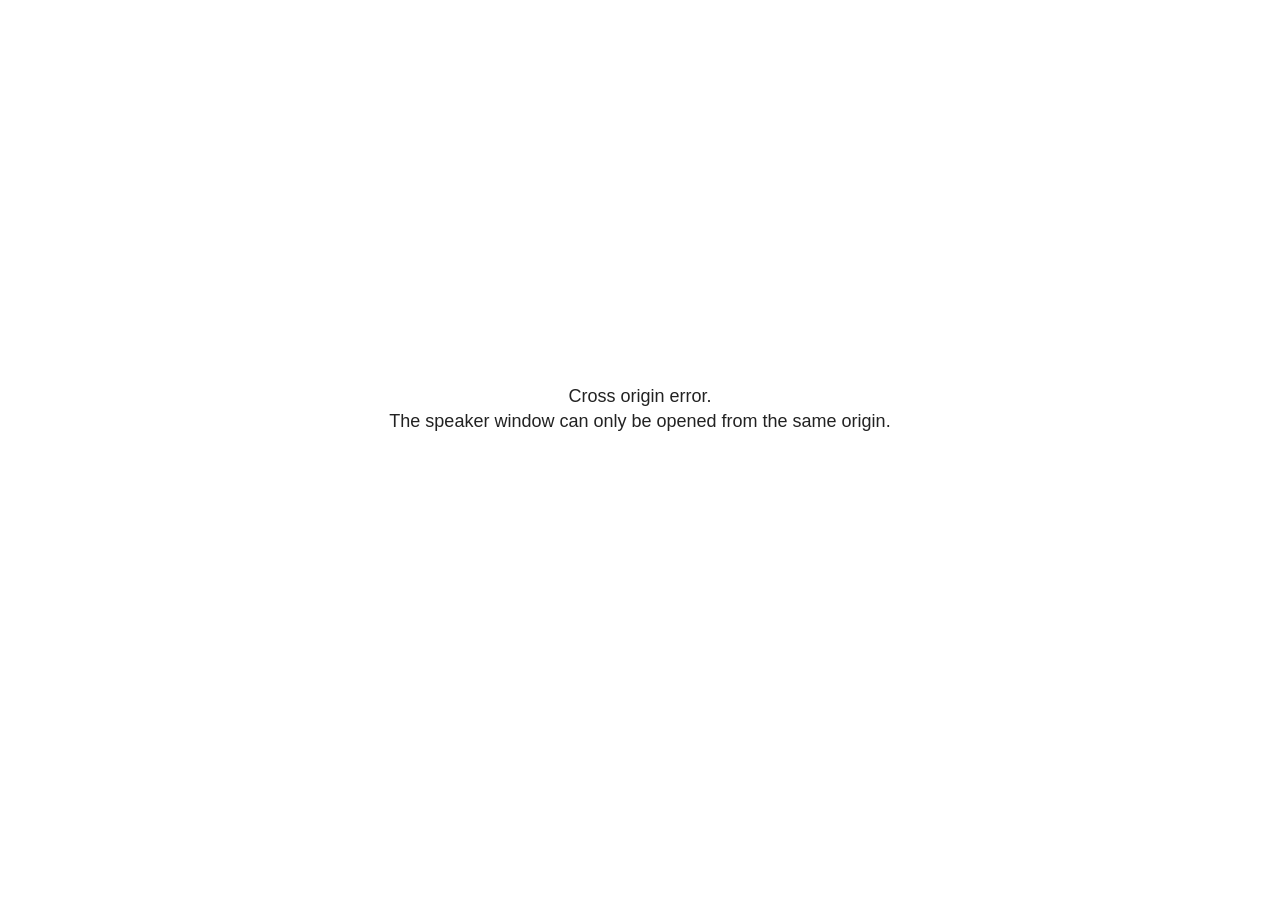
<file: docs/site_libs/revealjs/plugin/notes/speaker-view.html>
<!--
	NOTE: You need to build the notes plugin after making changes to this file.
-->
<html lang="en">
	<head>
		<meta charset="utf-8">

		<title>reveal.js - Speaker View</title>

		<style>
			body {
				font-family: Helvetica;
				font-size: 18px;
			}

			#current-slide,
			#upcoming-slide,
			#speaker-controls {
				padding: 6px;
				box-sizing: border-box;
				-moz-box-sizing: border-box;
			}

			#current-slide iframe,
			#upcoming-slide iframe {
				width: 100%;
				height: 100%;
				border: 1px solid #ddd;
			}

			#current-slide .label,
			#upcoming-slide .label {
				position: absolute;
				top: 10px;
				left: 10px;
				z-index: 2;
			}

			#connection-status {
				position: absolute;
				top: 0;
				left: 0;
				width: 100%;
				height: 100%;
				z-index: 20;
				padding: 30% 20% 20% 20%;
				font-size: 18px;
				color: #222;
				background: #fff;
				text-align: center;
				box-sizing: border-box;
				line-height: 1.4;
			}

			.overlay-element {
				height: 34px;
				line-height: 34px;
				padding: 0 10px;
				text-shadow: none;
				background: rgba( 220, 220, 220, 0.8 );
				color: #222;
				font-size: 14px;
			}

			.overlay-element.interactive:hover {
				background: rgba( 220, 220, 220, 1 );
			}

			#current-slide {
				position: absolute;
				width: 60%;
				height: 100%;
				top: 0;
				left: 0;
				padding-right: 0;
			}

			#upcoming-slide {
				position: absolute;
				width: 40%;
				height: 40%;
				right: 0;
				top: 0;
			}

			/* Speaker controls */
			#speaker-controls {
				position: absolute;
				top: 40%;
				right: 0;
				width: 40%;
				height: 60%;
				overflow: auto;
				font-size: 18px;
			}

				.speaker-controls-time.hidden,
				.speaker-controls-notes.hidden {
					display: none;
				}

				.speaker-controls-time .label,
				.speaker-controls-pace .label,
				.speaker-controls-notes .label {
					text-transform: uppercase;
					font-weight: normal;
					font-size: 0.66em;
					color: #666;
					margin: 0;
				}

				.speaker-controls-time, .speaker-controls-pace {
					border-bottom: 1px solid rgba( 200, 200, 200, 0.5 );
					margin-bottom: 10px;
					padding: 10px 16px;
					padding-bottom: 20px;
					cursor: pointer;
				}

				.speaker-controls-time .reset-button {
					opacity: 0;
					float: right;
					color: #666;
					text-decoration: none;
				}
				.speaker-controls-time:hover .reset-button {
					opacity: 1;
				}

				.speaker-controls-time .timer,
				.speaker-controls-time .clock {
					width: 50%;
				}

				.speaker-controls-time .timer,
				.speaker-controls-time .clock,
				.speaker-controls-time .pacing .hours-value,
				.speaker-controls-time .pacing .minutes-value,
				.speaker-controls-time .pacing .seconds-value {
					font-size: 1.9em;
				}

				.speaker-controls-time .timer {
					float: left;
				}

				.speaker-controls-time .clock {
					float: right;
					text-align: right;
				}

				.speaker-controls-time span.mute {
					opacity: 0.3;
				}

				.speaker-controls-time .pacing-title {
					margin-top: 5px;
				}

				.speaker-controls-time .pacing.ahead {
					color: blue;
				}

				.speaker-controls-time .pacing.on-track {
					color: green;
				}

				.speaker-controls-time .pacing.behind {
					color: red;
				}

				.speaker-controls-notes {
					padding: 10px 16px;
				}

				.speaker-controls-notes .value {
					margin-top: 5px;
					line-height: 1.4;
					font-size: 1.2em;
				}

			/* Layout selector */
			#speaker-layout {
				position: absolute;
				top: 10px;
				right: 10px;
				color: #222;
				z-index: 10;
			}
				#speaker-layout select {
					position: absolute;
					width: 100%;
					height: 100%;
					top: 0;
					left: 0;
					border: 0;
					box-shadow: 0;
					cursor: pointer;
					opacity: 0;

					font-size: 1em;
					background-color: transparent;

					-moz-appearance: none;
					-webkit-appearance: none;
					-webkit-tap-highlight-color: rgba(0, 0, 0, 0);
				}

				#speaker-layout select:focus {
					outline: none;
					box-shadow: none;
				}

			.clear {
				clear: both;
			}

			/* Speaker layout: Wide */
			body[data-speaker-layout="wide"] #current-slide,
			body[data-speaker-layout="wide"] #upcoming-slide {
				width: 50%;
				height: 45%;
				padding: 6px;
			}

			body[data-speaker-layout="wide"] #current-slide {
				top: 0;
				left: 0;
			}

			body[data-speaker-layout="wide"] #upcoming-slide {
				top: 0;
				left: 50%;
			}

			body[data-speaker-layout="wide"] #speaker-controls {
				top: 45%;
				left: 0;
				width: 100%;
				height: 50%;
				font-size: 1.25em;
			}

			/* Speaker layout: Tall */
			body[data-speaker-layout="tall"] #current-slide,
			body[data-speaker-layout="tall"] #upcoming-slide {
				width: 45%;
				height: 50%;
				padding: 6px;
			}

			body[data-speaker-layout="tall"] #current-slide {
				top: 0;
				left: 0;
			}

			body[data-speaker-layout="tall"] #upcoming-slide {
				top: 50%;
				left: 0;
			}

			body[data-speaker-layout="tall"] #speaker-controls {
				padding-top: 40px;
				top: 0;
				left: 45%;
				width: 55%;
				height: 100%;
				font-size: 1.25em;
			}

			/* Speaker layout: Notes only */
			body[data-speaker-layout="notes-only"] #current-slide,
			body[data-speaker-layout="notes-only"] #upcoming-slide {
				display: none;
			}

			body[data-speaker-layout="notes-only"] #speaker-controls {
				padding-top: 40px;
				top: 0;
				left: 0;
				width: 100%;
				height: 100%;
				font-size: 1.25em;
			}

			@media screen and (max-width: 1080px) {
				body[data-speaker-layout="default"] #speaker-controls {
					font-size: 16px;
				}
			}

			@media screen and (max-width: 900px) {
				body[data-speaker-layout="default"] #speaker-controls {
					font-size: 14px;
				}
			}

			@media screen and (max-width: 800px) {
				body[data-speaker-layout="default"] #speaker-controls {
					font-size: 12px;
				}
			}

		</style>
	</head>

	<body>

		<div id="connection-status">Loading speaker view...</div>

		<div id="current-slide"></div>
		<div id="upcoming-slide"><span class="overlay-element label">Upcoming</span></div>
		<div id="speaker-controls">
			<div class="speaker-controls-time">
				<h4 class="label">Time <span class="reset-button">Click to Reset</span></h4>
				<div class="clock">
					<span class="clock-value">0:00 AM</span>
				</div>
				<div class="timer">
					<span class="hours-value">00</span><span class="minutes-value">:00</span><span class="seconds-value">:00</span>
				</div>
				<div class="clear"></div>

				<h4 class="label pacing-title" style="display: none">Pacing – Time to finish current slide</h4>
				<div class="pacing" style="display: none">
					<span class="hours-value">00</span><span class="minutes-value">:00</span><span class="seconds-value">:00</span>
				</div>
			</div>

			<div class="speaker-controls-notes hidden">
				<h4 class="label">Notes</h4>
				<div class="value"></div>
			</div>
		</div>
		<div id="speaker-layout" class="overlay-element interactive">
			<span class="speaker-layout-label"></span>
			<select class="speaker-layout-dropdown"></select>
		</div>

		<script>

			(function() {

				var notes,
					notesValue,
					currentState,
					currentSlide,
					upcomingSlide,
					layoutLabel,
					layoutDropdown,
					pendingCalls = {},
					lastRevealApiCallId = 0,
					connected = false

				var connectionStatus = document.querySelector( '#connection-status' );

				var SPEAKER_LAYOUTS = {
					'default': 'Default',
					'wide': 'Wide',
					'tall': 'Tall',
					'notes-only': 'Notes only'
				};

				setupLayout();

				let openerOrigin;

				try {
					openerOrigin = window.opener.location.origin;
				}
				catch ( error ) { console.warn( error ) }

				// In order to prevent XSS, the speaker view will only run if its
				// opener has the same origin as itself
				if( window.location.origin !== openerOrigin ) {
					connectionStatus.innerHTML = 'Cross origin error.<br>The speaker window can only be opened from the same origin.';
					return;
				}

				var connectionTimeout = setTimeout( function() {
					connectionStatus.innerHTML = 'Error connecting to main window.<br>Please try closing and reopening the speaker view.';
				}, 5000 );

				window.addEventListener( 'message', function( event ) {

					// Validate the origin of all messages to avoid parsing messages
					// that aren't meant for us. Ignore when running off file:// so
					// that the speaker view continues to work without a web server.
					if( window.location.origin !== event.origin && window.location.origin !== 'file://' ) {
						return
					}

					clearTimeout( connectionTimeout );
					connectionStatus.style.display = 'none';

					var data = JSON.parse( event.data );

					// The overview mode is only useful to the reveal.js instance
					// where navigation occurs so we don't sync it
					if( data.state ) delete data.state.overview;

					// Messages sent by the notes plugin inside of the main window
					if( data && data.namespace === 'reveal-notes' ) {
						if( data.type === 'connect' ) {
							handleConnectMessage( data );
						}
						else if( data.type === 'state' ) {
							handleStateMessage( data );
						}
						else if( data.type === 'return' ) {
							pendingCalls[data.callId](data.result);
							delete pendingCalls[data.callId];
						}
					}
					// Messages sent by the reveal.js inside of the current slide preview
					else if( data && data.namespace === 'reveal' ) {
						if( /ready/.test( data.eventName ) ) {
							// Send a message back to notify that the handshake is complete
							window.opener.postMessage( JSON.stringify({ namespace: 'reveal-notes', type: 'connected'} ), '*' );
						}
						else if( /slidechanged|fragmentshown|fragmenthidden|paused|resumed/.test( data.eventName ) && currentState !== JSON.stringify( data.state ) ) {

							dispatchStateToMainWindow( data.state );

						}
					}

				} );

				/**
				 * Updates the presentation in the main window to match the state
				 * of the presentation in the notes window.
				 */
				const dispatchStateToMainWindow = debounce(( state ) => {
					window.opener.postMessage( JSON.stringify({ method: 'setState', args: [ state ]} ), '*' );
				}, 500);

				/**
				 * Asynchronously calls the Reveal.js API of the main frame.
				 */
				function callRevealApi( methodName, methodArguments, callback ) {

					var callId = ++lastRevealApiCallId;
					pendingCalls[callId] = callback;
					window.opener.postMessage( JSON.stringify( {
						namespace: 'reveal-notes',
						type: 'call',
						callId: callId,
						methodName: methodName,
						arguments: methodArguments
					} ), '*' );

				}

				/**
				 * Called when the main window is trying to establish a
				 * connection.
				 */
				function handleConnectMessage( data ) {

					if( connected === false ) {
						connected = true;

						setupIframes( data );
						setupKeyboard();
						setupNotes();
						setupTimer();
						setupHeartbeat();
					}

				}

				/**
				 * Called when the main window sends an updated state.
				 */
				function handleStateMessage( data ) {

					// Store the most recently set state to avoid circular loops
					// applying the same state
					currentState = JSON.stringify( data.state );

					// No need for updating the notes in case of fragment changes
					if ( data.notes ) {
						notes.classList.remove( 'hidden' );
						notesValue.style.whiteSpace = data.whitespace;
						if( data.markdown ) {
							notesValue.innerHTML = marked( data.notes );
						}
						else {
							notesValue.innerHTML = data.notes;
						}
					}
					else {
						notes.classList.add( 'hidden' );
					}

					// Update the note slides
					currentSlide.contentWindow.postMessage( JSON.stringify({ method: 'setState', args: [ data.state ] }), '*' );
					upcomingSlide.contentWindow.postMessage( JSON.stringify({ method: 'setState', args: [ data.state ] }), '*' );
					upcomingSlide.contentWindow.postMessage( JSON.stringify({ method: 'next' }), '*' );

				}

				// Limit to max one state update per X ms
				handleStateMessage = debounce( handleStateMessage, 200 );

				/**
				 * Forward keyboard events to the current slide window.
				 * This enables keyboard events to work even if focus
				 * isn't set on the current slide iframe.
				 *
				 * Block F5 default handling, it reloads and disconnects
				 * the speaker notes window.
				 */
				function setupKeyboard() {

					document.addEventListener( 'keydown', function( event ) {
						if( event.keyCode === 116 || ( event.metaKey && event.keyCode === 82 ) ) {
							event.preventDefault();
							return false;
						}
						currentSlide.contentWindow.postMessage( JSON.stringify({ method: 'triggerKey', args: [ event.keyCode ] }), '*' );
					} );

				}

				/**
				 * Creates the preview iframes.
				 */
				function setupIframes( data ) {

					var params = [
						'receiver',
						'progress=false',
						'history=false',
						'transition=none',
						'autoSlide=0',
						'backgroundTransition=none'
					].join( '&' );

					var urlSeparator = /\?/.test(data.url) ? '&' : '?';
					var hash = '#/' + data.state.indexh + '/' + data.state.indexv;
					var currentURL = data.url + urlSeparator + params + '&scrollActivationWidth=false&postMessageEvents=true' + hash;
					var upcomingURL = data.url + urlSeparator + params + '&scrollActivationWidth=false&controls=false' + hash;

					currentSlide = document.createElement( 'iframe' );
					currentSlide.setAttribute( 'width', 1280 );
					currentSlide.setAttribute( 'height', 1024 );
					currentSlide.setAttribute( 'src', currentURL );
					document.querySelector( '#current-slide' ).appendChild( currentSlide );

					upcomingSlide = document.createElement( 'iframe' );
					upcomingSlide.setAttribute( 'width', 640 );
					upcomingSlide.setAttribute( 'height', 512 );
					upcomingSlide.setAttribute( 'src', upcomingURL );
					document.querySelector( '#upcoming-slide' ).appendChild( upcomingSlide );

				}

				/**
				 * Setup the notes UI.
				 */
				function setupNotes() {

					notes = document.querySelector( '.speaker-controls-notes' );
					notesValue = document.querySelector( '.speaker-controls-notes .value' );

				}

				/**
				 * We send out a heartbeat at all times to ensure we can
				 * reconnect with the main presentation window after reloads.
				 */
				function setupHeartbeat() {

					setInterval( () => {
						window.opener.postMessage( JSON.stringify({ namespace: 'reveal-notes', type: 'heartbeat'} ), '*' );
					}, 1000 );

				}

				function getTimings( callback ) {

					callRevealApi( 'getSlidesAttributes', [], function ( slideAttributes ) {
						callRevealApi( 'getConfig', [], function ( config ) {
							var totalTime = config.totalTime;
							var minTimePerSlide = config.minimumTimePerSlide || 0;
							var defaultTiming = config.defaultTiming;
							if ((defaultTiming == null) && (totalTime == null)) {
								callback(null);
								return;
							}
							// Setting totalTime overrides defaultTiming
							if (totalTime) {
								defaultTiming = 0;
							}
							var timings = [];
							for ( var i in slideAttributes ) {
								var slide = slideAttributes[ i ];
								var timing = defaultTiming;
								if( slide.hasOwnProperty( 'data-timing' )) {
									var t = slide[ 'data-timing' ];
									timing = parseInt(t);
									if( isNaN(timing) ) {
										console.warn("Could not parse timing '" + t + "' of slide " + i + "; using default of " + defaultTiming);
										timing = defaultTiming;
									}
								}
								timings.push(timing);
							}
							if ( totalTime ) {
								// After we've allocated time to individual slides, we summarize it and
								// subtract it from the total time
								var remainingTime = totalTime - timings.reduce( function(a, b) { return a + b; }, 0 );
								// The remaining time is divided by the number of slides that have 0 seconds
								// allocated at the moment, giving the average time-per-slide on the remaining slides
								var remainingSlides = (timings.filter( function(x) { return x == 0 }) ).length
								var timePerSlide = Math.round( remainingTime / remainingSlides, 0 )
								// And now we replace every zero-value timing with that average
								timings = timings.map( function(x) { return (x==0 ? timePerSlide : x) } );
							}
							var slidesUnderMinimum = timings.filter( function(x) { return (x < minTimePerSlide) } ).length
							if ( slidesUnderMinimum ) {
								message = "The pacing time for " + slidesUnderMinimum + " slide(s) is under the configured minimum of " + minTimePerSlide + " seconds. Check the data-timing attribute on individual slides, or consider increasing the totalTime or minimumTimePerSlide configuration options (or removing some slides).";
								alert(message);
							}
							callback( timings );
						} );
					} );

				}

				/**
				 * Return the number of seconds allocated for presenting
				 * all slides up to and including this one.
				 */
				function getTimeAllocated( timings, callback ) {

					callRevealApi( 'getSlidePastCount', [], function ( currentSlide ) {
						var allocated = 0;
						for (var i in timings.slice(0, currentSlide + 1)) {
							allocated += timings[i];
						}
						callback( allocated );
					} );

				}

				/**
				 * Create the timer and clock and start updating them
				 * at an interval.
				 */
				function setupTimer() {

					var start = new Date(),
					timeEl = document.querySelector( '.speaker-controls-time' ),
					clockEl = timeEl.querySelector( '.clock-value' ),
					hoursEl = timeEl.querySelector( '.hours-value' ),
					minutesEl = timeEl.querySelector( '.minutes-value' ),
					secondsEl = timeEl.querySelector( '.seconds-value' ),
					pacingTitleEl = timeEl.querySelector( '.pacing-title' ),
					pacingEl = timeEl.querySelector( '.pacing' ),
					pacingHoursEl = pacingEl.querySelector( '.hours-value' ),
					pacingMinutesEl = pacingEl.querySelector( '.minutes-value' ),
					pacingSecondsEl = pacingEl.querySelector( '.seconds-value' );

					var timings = null;
					getTimings( function ( _timings ) {

						timings = _timings;
						if (_timings !== null) {
							pacingTitleEl.style.removeProperty('display');
							pacingEl.style.removeProperty('display');
						}

						// Update once directly
						_updateTimer();

						// Then update every second
						setInterval( _updateTimer, 1000 );

					} );


					function _resetTimer() {

						if (timings == null) {
							start = new Date();
							_updateTimer();
						}
						else {
							// Reset timer to beginning of current slide
							getTimeAllocated( timings, function ( slideEndTimingSeconds ) {
								var slideEndTiming = slideEndTimingSeconds * 1000;
								callRevealApi( 'getSlidePastCount', [], function ( currentSlide ) {
									var currentSlideTiming = timings[currentSlide] * 1000;
									var previousSlidesTiming = slideEndTiming - currentSlideTiming;
									var now = new Date();
									start = new Date(now.getTime() - previousSlidesTiming);
									_updateTimer();
								} );
							} );
						}

					}

					timeEl.addEventListener( 'click', function() {
						_resetTimer();
						return false;
					} );

					function _displayTime( hrEl, minEl, secEl, time) {

						var sign = Math.sign(time) == -1 ? "-" : "";
						time = Math.abs(Math.round(time / 1000));
						var seconds = time % 60;
						var minutes = Math.floor( time / 60 ) % 60 ;
						var hours = Math.floor( time / ( 60 * 60 )) ;
						hrEl.innerHTML = sign + zeroPadInteger( hours );
						if (hours == 0) {
							hrEl.classList.add( 'mute' );
						}
						else {
							hrEl.classList.remove( 'mute' );
						}
						minEl.innerHTML = ':' + zeroPadInteger( minutes );
						if (hours == 0 && minutes == 0) {
							minEl.classList.add( 'mute' );
						}
						else {
							minEl.classList.remove( 'mute' );
						}
						secEl.innerHTML = ':' + zeroPadInteger( seconds );
					}

					function _updateTimer() {

						var diff, hours, minutes, seconds,
						now = new Date();

						diff = now.getTime() - start.getTime();

						clockEl.innerHTML = now.toLocaleTimeString( 'en-US', { hour12: true, hour: '2-digit', minute:'2-digit' } );
						_displayTime( hoursEl, minutesEl, secondsEl, diff );
						if (timings !== null) {
							_updatePacing(diff);
						}

					}

					function _updatePacing(diff) {

						getTimeAllocated( timings, function ( slideEndTimingSeconds ) {
							var slideEndTiming = slideEndTimingSeconds * 1000;

							callRevealApi( 'getSlidePastCount', [], function ( currentSlide ) {
								var currentSlideTiming = timings[currentSlide] * 1000;
								var timeLeftCurrentSlide = slideEndTiming - diff;
								if (timeLeftCurrentSlide < 0) {
									pacingEl.className = 'pacing behind';
								}
								else if (timeLeftCurrentSlide < currentSlideTiming) {
									pacingEl.className = 'pacing on-track';
								}
								else {
									pacingEl.className = 'pacing ahead';
								}
								_displayTime( pacingHoursEl, pacingMinutesEl, pacingSecondsEl, timeLeftCurrentSlide );
							} );
						} );
					}

				}

				/**
				 * Sets up the speaker view layout and layout selector.
				 */
				function setupLayout() {

					layoutDropdown = document.querySelector( '.speaker-layout-dropdown' );
					layoutLabel = document.querySelector( '.speaker-layout-label' );

					// Render the list of available layouts
					for( var id in SPEAKER_LAYOUTS ) {
						var option = document.createElement( 'option' );
						option.setAttribute( 'value', id );
						option.textContent = SPEAKER_LAYOUTS[ id ];
						layoutDropdown.appendChild( option );
					}

					// Monitor the dropdown for changes
					layoutDropdown.addEventListener( 'change', function( event ) {

						setLayout( layoutDropdown.value );

					}, false );

					// Restore any currently persisted layout
					setLayout( getLayout() );

				}

				/**
				 * Sets a new speaker view layout. The layout is persisted
				 * in local storage.
				 */
				function setLayout( value ) {

					var title = SPEAKER_LAYOUTS[ value ];

					layoutLabel.innerHTML = 'Layout' + ( title ? ( ': ' + title ) : '' );
					layoutDropdown.value = value;

					document.body.setAttribute( 'data-speaker-layout', value );

					// Persist locally
					if( supportsLocalStorage() ) {
						window.localStorage.setItem( 'reveal-speaker-layout', value );
					}

				}

				/**
				 * Returns the ID of the most recently set speaker layout
				 * or our default layout if none has been set.
				 */
				function getLayout() {

					if( supportsLocalStorage() ) {
						var layout = window.localStorage.getItem( 'reveal-speaker-layout' );
						if( layout ) {
							return layout;
						}
					}

					// Default to the first record in the layouts hash
					for( var id in SPEAKER_LAYOUTS ) {
						return id;
					}

				}

				function supportsLocalStorage() {

					try {
						localStorage.setItem('test', 'test');
						localStorage.removeItem('test');
						return true;
					}
					catch( e ) {
						return false;
					}

				}

				function zeroPadInteger( num ) {

					var str = '00' + parseInt( num );
					return str.substring( str.length - 2 );

				}

				/**
				 * Limits the frequency at which a function can be called.
				 */
				function debounce( fn, ms ) {

					var lastTime = 0,
						timeout;

					return function() {

						var args = arguments;
						var context = this;

						clearTimeout( timeout );

						var timeSinceLastCall = Date.now() - lastTime;
						if( timeSinceLastCall > ms ) {
							fn.apply( context, args );
							lastTime = Date.now();
						}
						else {
							timeout = setTimeout( function() {
								fn.apply( context, args );
								lastTime = Date.now();
							}, ms - timeSinceLastCall );
						}

					}

				}

			})();

		</script>
	</body>
</html>
</file>
<file: docs/site_libs/quarto-html/tippy.css>
.tippy-box[data-animation=fade][data-state=hidden]{opacity:0}[data-tippy-root]{max-width:calc(100vw - 10px)}.tippy-box{position:relative;background-color:#333;color:#fff;border-radius:4px;font-size:14px;line-height:1.4;white-space:normal;outline:0;transition-property:transform,visibility,opacity}.tippy-box[data-placement^=top]>.tippy-arrow{bottom:0}.tippy-box[data-placement^=top]>.tippy-arrow:before{bottom:-7px;left:0;border-width:8px 8px 0;border-top-color:initial;transform-origin:center top}.tippy-box[data-placement^=bottom]>.tippy-arrow{top:0}.tippy-box[data-placement^=bottom]>.tippy-arrow:before{top:-7px;left:0;border-width:0 8px 8px;border-bottom-color:initial;transform-origin:center bottom}.tippy-box[data-placement^=left]>.tippy-arrow{right:0}.tippy-box[data-placement^=left]>.tippy-arrow:before{border-width:8px 0 8px 8px;border-left-color:initial;right:-7px;transform-origin:center left}.tippy-box[data-placement^=right]>.tippy-arrow{left:0}.tippy-box[data-placement^=right]>.tippy-arrow:before{left:-7px;border-width:8px 8px 8px 0;border-right-color:initial;transform-origin:center right}.tippy-box[data-inertia][data-state=visible]{transition-timing-function:cubic-bezier(.54,1.5,.38,1.11)}.tippy-arrow{width:16px;height:16px;color:#333}.tippy-arrow:before{content:"";position:absolute;border-color:transparent;border-style:solid}.tippy-content{position:relative;padding:5px 9px;z-index:1}
</file>
<file: docs/site_libs/quarto-html/quarto-syntax-highlighting-46f66b053e56abd73bb6e954d61a315b.css>
/* quarto syntax highlight colors */
:root {
  --quarto-hl-ot-color: #003B4F;
  --quarto-hl-at-color: #657422;
  --quarto-hl-ss-color: #20794D;
  --quarto-hl-an-color: #5E5E5E;
  --quarto-hl-fu-color: #4758AB;
  --quarto-hl-st-color: #20794D;
  --quarto-hl-cf-color: #003B4F;
  --quarto-hl-op-color: #5E5E5E;
  --quarto-hl-er-color: #AD0000;
  --quarto-hl-bn-color: #AD0000;
  --quarto-hl-al-color: #AD0000;
  --quarto-hl-va-color: #111111;
  --quarto-hl-bu-color: inherit;
  --quarto-hl-ex-color: inherit;
  --quarto-hl-pp-color: #AD0000;
  --quarto-hl-in-color: #5E5E5E;
  --quarto-hl-vs-color: #20794D;
  --quarto-hl-wa-color: #5E5E5E;
  --quarto-hl-do-color: #5E5E5E;
  --quarto-hl-im-color: #00769E;
  --quarto-hl-ch-color: #20794D;
  --quarto-hl-dt-color: #AD0000;
  --quarto-hl-fl-color: #AD0000;
  --quarto-hl-co-color: #5E5E5E;
  --quarto-hl-cv-color: #5E5E5E;
  --quarto-hl-cn-color: #8f5902;
  --quarto-hl-sc-color: #5E5E5E;
  --quarto-hl-dv-color: #AD0000;
  --quarto-hl-kw-color: #003B4F;
}

/* other quarto variables */
:root {
  --quarto-font-monospace: SFMono-Regular, Menlo, Monaco, Consolas, "Liberation Mono", "Courier New", monospace;
}

/* syntax highlight based on Pandoc's rules */
pre > code.sourceCode > span {
  color: #003B4F;
}

code.sourceCode > span {
  color: #003B4F;
}

div.sourceCode,
div.sourceCode pre.sourceCode {
  color: #003B4F;
}

/* Normal */
code span {
  color: #003B4F;
}

/* Alert */
code span.al {
  color: #AD0000;
  font-style: inherit;
}

/* Annotation */
code span.an {
  color: #5E5E5E;
  font-style: inherit;
}

/* Attribute */
code span.at {
  color: #657422;
  font-style: inherit;
}

/* BaseN */
code span.bn {
  color: #AD0000;
  font-style: inherit;
}

/* BuiltIn */
code span.bu {
  font-style: inherit;
}

/* ControlFlow */
code span.cf {
  color: #003B4F;
  font-weight: bold;
  font-style: inherit;
}

/* Char */
code span.ch {
  color: #20794D;
  font-style: inherit;
}

/* Constant */
code span.cn {
  color: #8f5902;
  font-style: inherit;
}

/* Comment */
code span.co {
  color: #5E5E5E;
  font-style: inherit;
}

/* CommentVar */
code span.cv {
  color: #5E5E5E;
  font-style: italic;
}

/* Documentation */
code span.do {
  color: #5E5E5E;
  font-style: italic;
}

/* DataType */
code span.dt {
  color: #AD0000;
  font-style: inherit;
}

/* DecVal */
code span.dv {
  color: #AD0000;
  font-style: inherit;
}

/* Error */
code span.er {
  color: #AD0000;
  font-style: inherit;
}

/* Extension */
code span.ex {
  font-style: inherit;
}

/* Float */
code span.fl {
  color: #AD0000;
  font-style: inherit;
}

/* Function */
code span.fu {
  color: #4758AB;
  font-style: inherit;
}

/* Import */
code span.im {
  color: #00769E;
  font-style: inherit;
}

/* Information */
code span.in {
  color: #5E5E5E;
  font-style: inherit;
}

/* Keyword */
code span.kw {
  color: #003B4F;
  font-weight: bold;
  font-style: inherit;
}

/* Operator */
code span.op {
  color: #5E5E5E;
  font-style: inherit;
}

/* Other */
code span.ot {
  color: #003B4F;
  font-style: inherit;
}

/* Preprocessor */
code span.pp {
  color: #AD0000;
  font-style: inherit;
}

/* SpecialChar */
code span.sc {
  color: #5E5E5E;
  font-style: inherit;
}

/* SpecialString */
code span.ss {
  color: #20794D;
  font-style: inherit;
}

/* String */
code span.st {
  color: #20794D;
  font-style: inherit;
}

/* Variable */
code span.va {
  color: #111111;
  font-style: inherit;
}

/* VerbatimString */
code span.vs {
  color: #20794D;
  font-style: inherit;
}

/* Warning */
code span.wa {
  color: #5E5E5E;
  font-style: italic;
}

.prevent-inlining {
  content: "</";
}

/*# sourceMappingURL=5022ed312398f59a55adce476d7327af.css.map */
</file>
<file: docs/site_libs/quarto-contrib/shapes-0.1.0/shapes.css>
/* shapes.css */

.shape-wrapper {
  position: relative;
  display: inline-block;
  width: var(--shape-size, 8rem);
  height: var(--shape-size, 8rem);
  transform: rotate(var(--shape-rotate, 0deg));
}

.shape-svg {
  width: 100%;
  height: 100%;
}

.shape-path {
  fill:         var(--shape-fill, currentColor);
  stroke:       var(--shape-stroke, none);
  stroke-width: var(--shape-stroke-width, 3);
}

.shape-content {
  position: absolute;
  inset: 0;
  display: flex;
  align-items: center;
  justify-content: center;
}

/* Sizing */
.shape-sm   { --shape-size: 4rem; }
.shape-md   { --shape-size: 8rem; }
.shape-lg   { --shape-size: 14rem; }
.shape-full { --shape-size: 100%; }

/* Centering — needs block display for auto margins to take effect */
.shape-center { display: block; margin-inline: auto; }

/* Rotation */
.shape-rotate-45  { --shape-rotate: 45deg; }
.shape-rotate-90  { --shape-rotate: 90deg; }
.shape-rotate-135 { --shape-rotate: 135deg; }
.shape-rotate-180 { --shape-rotate: 180deg; }
.shape-rotate-225 { --shape-rotate: 225deg; }
.shape-rotate-270 { --shape-rotate: 270deg; }
.shape-rotate-315 { --shape-rotate: 315deg; }

/* Fill and stroke colors are set via the fill= and stroke= attributes,
   which the filter turns into inline --shape-fill / --shape-stroke values. */

/* Stroke width */
.shape-stroke-sm { --shape-stroke-width: 1; }
.shape-stroke-md { --shape-stroke-width: 3; }
.shape-stroke-lg { --shape-stroke-width: 6; }
.shape-stroke-xl { --shape-stroke-width: 10; }
</file>
